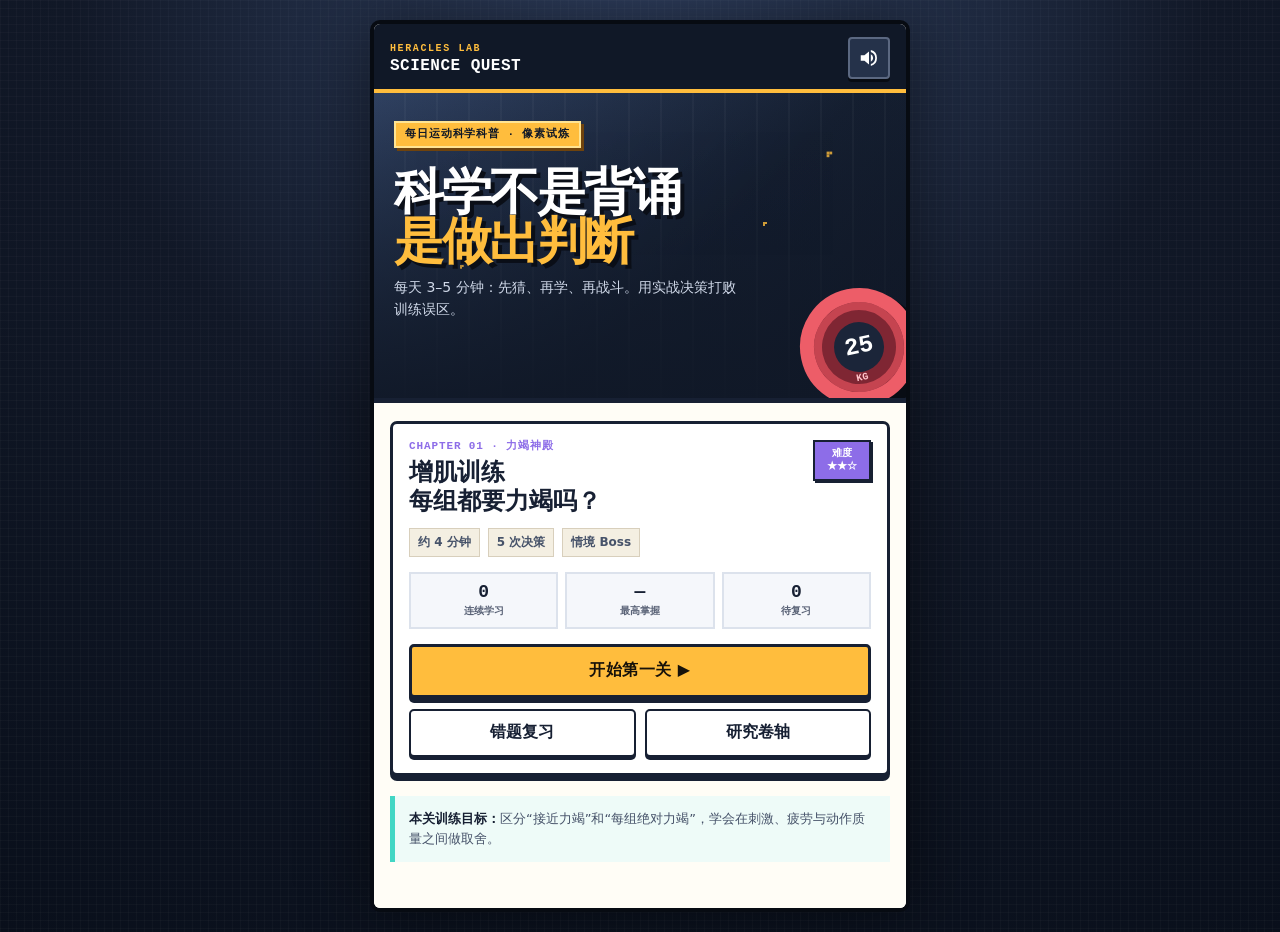
<file: index.html>
<!doctype html>
<html lang="zh-CN">
<head>
  <meta charset="utf-8">
  <meta name="viewport" content="width=device-width, initial-scale=1, viewport-fit=cover">
  <meta name="theme-color" content="#111827">
  <meta name="description" content="HERACLES LAB 每日运动科学像素学习游戏：增肌训练力竭指南。">
  <title>HERACLES LAB · SCIENCE QUEST</title>
  <style>
    :root {
      --ink: #172033;
      --muted: #657086;
      --paper: #fffdf6;
      --paper-2: #f4efe2;
      --night: #101827;
      --night-2: #1c2940;
      --gold: #ffbd3d;
      --gold-dark: #b56b10;
      --cyan: #42d6c4;
      --red: #ed5d68;
      --green: #58c77b;
      --purple: #8d6de8;
      --line: #26344f;
      --shadow: 0 5px 0 #172033;
      --safe-bottom: max(18px, env(safe-area-inset-bottom));
    }

    * { box-sizing: border-box; }

    html { min-height: 100%; background: var(--night); }

    body {
      min-height: 100vh;
      margin: 0;
      color: var(--ink);
      background:
        linear-gradient(rgba(255,255,255,.025) 1px, transparent 1px),
        linear-gradient(90deg, rgba(255,255,255,.025) 1px, transparent 1px),
        radial-gradient(circle at 50% -10%, #334466 0, #111827 48%, #090f1b 100%);
      background-size: 8px 8px, 8px 8px, auto;
      font-family: "PingFang SC", "Microsoft YaHei", system-ui, sans-serif;
      -webkit-font-smoothing: none;
      -webkit-tap-highlight-color: transparent;
      overscroll-behavior: none;
    }

    button, a { font: inherit; }
    button { touch-action: manipulation; }
    [hidden] { display: none !important; }

    .app {
      width: min(100%, 540px);
      min-height: 100vh;
      margin: 0 auto;
      background: var(--paper);
      box-shadow: 0 0 70px rgba(0,0,0,.48);
      overflow: hidden;
      position: relative;
    }

    .topbar {
      min-height: 64px;
      padding: max(13px, env(safe-area-inset-top)) 16px 10px;
      color: #fff;
      background: var(--night);
      border-bottom: 4px solid var(--gold);
      display: flex;
      align-items: center;
      justify-content: space-between;
      gap: 12px;
      position: relative;
      z-index: 10;
    }

    .brand { min-width: 0; }
    .brand-kicker {
      color: var(--gold);
      font: 800 10px/1.1 ui-monospace, "SFMono-Regular", monospace;
      letter-spacing: .16em;
      text-transform: uppercase;
    }
    .brand-title {
      margin-top: 4px;
      color: #fff;
      font: 900 16px/1 ui-monospace, "SFMono-Regular", monospace;
      letter-spacing: .03em;
      white-space: nowrap;
      overflow: hidden;
      text-overflow: ellipsis;
    }

    .icon-btn {
      width: 42px;
      height: 42px;
      padding: 0;
      border: 2px solid #5b6881;
      border-radius: 4px;
      color: #fff;
      background: #25324a;
      box-shadow: 0 3px 0 #070b12;
      display: grid;
      place-items: center;
      cursor: pointer;
    }
    .icon-btn:active { transform: translateY(2px); box-shadow: 0 1px 0 #070b12; }
    .icon-btn svg { width: 22px; height: 22px; fill: currentColor; }

    .screen { min-height: calc(100vh - 64px); }

    .hero-panel {
      position: relative;
      min-height: 310px;
      padding: 28px 20px 24px;
      color: #fff;
      background:
        linear-gradient(180deg, rgba(16,24,39,.05), rgba(16,24,39,.92)),
        repeating-linear-gradient(90deg, transparent 0 30px, rgba(255,255,255,.035) 30px 32px),
        linear-gradient(135deg, #314364, #151f31 58%, #101827);
      border-bottom: 5px solid var(--ink);
      overflow: hidden;
    }

    .pixel-stars { position: absolute; inset: 0; opacity: .8; pointer-events: none; }
    .pixel-stars i { position: absolute; width: 4px; height: 4px; background: var(--gold); box-shadow: 4px 0 var(--gold), 0 4px var(--gold); }
    .pixel-stars i:nth-child(1) { left: 8%; top: 13%; }
    .pixel-stars i:nth-child(2) { left: 85%; top: 19%; transform: scale(.7); }
    .pixel-stars i:nth-child(3) { left: 73%; top: 42%; transform: scale(.5); }
    .pixel-stars i:nth-child(4) { left: 16%; top: 56%; transform: scale(.45); }

    .chapter-tag {
      display: inline-flex;
      align-items: center;
      gap: 8px;
      padding: 6px 9px;
      color: var(--night);
      background: var(--gold);
      border: 2px solid #ffe493;
      box-shadow: 3px 3px 0 #6f430d;
      font: 900 11px/1 ui-monospace, monospace;
      letter-spacing: .08em;
      position: relative;
      z-index: 1;
    }

    .home-title {
      max-width: 420px;
      margin: 20px 0 10px;
      font-size: clamp(34px, 10vw, 50px);
      line-height: .98;
      letter-spacing: -.05em;
      text-shadow: 4px 4px 0 #0a0e17;
      position: relative;
      z-index: 1;
    }
    .home-title span { display: block; color: var(--gold); }
    .home-subtitle {
      max-width: 350px;
      margin: 0;
      color: #cfd8e8;
      font-size: 14px;
      line-height: 1.6;
      position: relative;
      z-index: 1;
    }

    .pixel-plate {
      position: absolute;
      width: 118px;
      height: 118px;
      right: -12px;
      bottom: -8px;
      border: 14px solid #ed5d68;
      border-radius: 50%;
      background: #7f2633;
      box-shadow: inset 0 0 0 8px #c54450, 7px 7px 0 #080c14;
      transform: rotate(-12deg);
    }
    .pixel-plate::before {
      content: "25";
      position: absolute;
      inset: 20px;
      border-radius: 50%;
      color: #fff;
      background: #1b2539;
      display: grid;
      place-items: center;
      font: 900 24px/1 ui-monospace, monospace;
    }
    .pixel-plate::after {
      content: "KG";
      position: absolute;
      left: 36px;
      bottom: 9px;
      color: #ffc4ca;
      font: 900 10px/1 ui-monospace, monospace;
    }

    .home-content {
      padding: 18px 16px calc(28px + var(--safe-bottom));
      background: var(--paper);
    }

    .daily-card {
      padding: 16px;
      background: #fff;
      border: 3px solid var(--ink);
      border-radius: 7px;
      box-shadow: var(--shadow);
    }
    .daily-head { display: flex; align-items: flex-start; justify-content: space-between; gap: 14px; }
    .eyebrow { margin: 0 0 5px; color: var(--purple); font: 900 11px/1.2 ui-monospace, monospace; letter-spacing: .08em; }
    .daily-card h2 { margin: 0; font-size: 24px; line-height: 1.18; }
    .level-badge {
      flex: 0 0 auto;
      min-width: 58px;
      padding: 6px 7px;
      color: #fff;
      background: var(--purple);
      border: 2px solid var(--ink);
      box-shadow: 2px 2px 0 var(--ink);
      text-align: center;
      font: 900 10px/1.25 ui-monospace, monospace;
    }

    .meta-row { display: flex; flex-wrap: wrap; gap: 8px; margin: 13px 0 15px; }
    .meta-chip { padding: 5px 8px; color: #465269; background: var(--paper-2); border: 1px solid #d8cfbc; font-size: 12px; font-weight: 700; }

    .progress-box { display: grid; grid-template-columns: repeat(3, 1fr); gap: 7px; margin-bottom: 15px; }
    .progress-stat { padding: 9px 6px; color: #596276; background: #f5f7fb; border: 2px solid #dce2ec; text-align: center; font-size: 10px; font-weight: 800; }
    .progress-stat strong { display: block; margin-bottom: 3px; color: var(--ink); font: 900 18px/1 ui-monospace, monospace; }

    .primary-btn, .secondary-btn, .choice-btn, .text-btn {
      border-radius: 5px;
      cursor: pointer;
      font-weight: 900;
    }
    .primary-btn {
      width: 100%;
      min-height: 54px;
      padding: 12px 18px;
      color: #17120a;
      background: var(--gold);
      border: 3px solid var(--ink);
      box-shadow: 0 5px 0 var(--ink);
      font-size: 16px;
      letter-spacing: .03em;
    }
    .primary-btn:active { transform: translateY(3px); box-shadow: 0 2px 0 var(--ink); }
    .primary-btn:focus-visible, .secondary-btn:focus-visible, .choice-btn:focus-visible, .icon-btn:focus-visible { outline: 4px solid var(--cyan); outline-offset: 2px; }

    .secondary-btn {
      min-height: 48px;
      padding: 10px 14px;
      color: var(--ink);
      background: #fff;
      border: 2px solid var(--ink);
      box-shadow: 0 3px 0 var(--ink);
    }
    .secondary-btn:active { transform: translateY(2px); box-shadow: 0 1px 0 var(--ink); }
    .card-actions { display: grid; grid-template-columns: 1fr 1fr; gap: 9px; margin-top: 11px; }

    .principle {
      margin-top: 20px;
      padding: 13px 14px;
      border-left: 5px solid var(--cyan);
      color: #465269;
      background: #eefbf8;
      font-size: 13px;
      line-height: 1.55;
    }
    .principle strong { color: var(--ink); }

    /* Game */
    .game-screen { background: var(--paper); padding-bottom: var(--safe-bottom); }
    .game-hud { padding: 10px 12px; color: #fff; background: var(--night-2); border-bottom: 3px solid #090d15; }
    .hud-top { display: flex; align-items: center; justify-content: space-between; gap: 10px; margin-bottom: 8px; }
    .stage-name { font: 900 12px/1 ui-monospace, monospace; letter-spacing: .06em; }
    .stage-counter { color: var(--gold); font: 900 12px/1 ui-monospace, monospace; }
    .health-row { display: grid; grid-template-columns: 72px 1fr auto; align-items: center; gap: 7px; margin-top: 6px; font-size: 10px; font-weight: 900; }
    .health-value { min-width: 30px; text-align: right; font: 800 10px/1 ui-monospace, monospace; }
    .bar { height: 11px; padding: 2px; border: 1px solid #70809c; background: #080c13; }
    .bar > i { display: block; width: 100%; height: 100%; background: var(--green); transition: width .35s steps(8); }
    .bar.enemy > i { background: var(--red); }

    .arena-wrap { position: relative; background: #121a29; border-bottom: 4px solid var(--ink); }
    #arena { display: block; width: 100%; aspect-ratio: 16/9; image-rendering: pixelated; }
    .arena-flash { position: absolute; inset: 0; background: rgba(255,255,255,.85); opacity: 0; pointer-events: none; }
    .arena-flash.go { animation: flash .2s steps(2); }
    @keyframes flash { 50% { opacity: .8; } }

    .metrics {
      display: grid;
      grid-template-columns: repeat(3, 1fr);
      gap: 5px;
      padding: 8px 10px;
      color: #d9e2f1;
      background: #1b263a;
      border-bottom: 3px solid var(--ink);
    }
    .metric { min-width: 0; font-size: 9px; font-weight: 900; }
    .metric-label { display: flex; justify-content: space-between; gap: 4px; margin-bottom: 4px; }
    .mini-bar { height: 6px; background: #080c13; }
    .mini-bar i { display: block; height: 100%; width: 50%; background: var(--cyan); transition: width .3s steps(6); }
    .metric:nth-child(2) .mini-bar i { background: var(--red); }
    .metric:nth-child(3) .mini-bar i { background: var(--gold); }

    .question-panel { padding: 15px 14px 22px; }
    .question-kicker { margin: 0 0 7px; color: var(--purple); font: 900 11px/1 ui-monospace, monospace; letter-spacing: .08em; }
    .question-text { min-height: 52px; margin: 0 0 13px; color: var(--ink); font-size: 18px; line-height: 1.45; }
    .choices { display: grid; gap: 9px; }
    .choice-btn {
      width: 100%;
      min-height: 54px;
      padding: 11px 12px;
      color: var(--ink);
      background: #fff;
      border: 2px solid var(--ink);
      box-shadow: 0 3px 0 #aeb6c5;
      display: grid;
      grid-template-columns: 30px 1fr;
      align-items: center;
      gap: 10px;
      text-align: left;
      line-height: 1.35;
    }
    .choice-key { width: 28px; height: 28px; color: #fff; background: var(--night-2); border: 2px solid var(--ink); display: grid; place-items: center; font: 900 12px/1 ui-monospace, monospace; }
    .choice-btn:hover { background: #fff9e7; }
    .choice-btn:disabled { cursor: default; }
    .choice-btn.wrong { color: #7c2931; background: #fff0f1; border-color: var(--red); box-shadow: 0 3px 0 #b23640; opacity: .76; }
    .choice-btn.correct { color: #155c31; background: #ecfff2; border-color: var(--green); box-shadow: 0 3px 0 #27864a; }

    .feedback {
      margin-top: 12px;
      padding: 12px;
      border: 2px solid var(--ink);
      background: #fff;
      box-shadow: 3px 3px 0 var(--ink);
      font-size: 13px;
      line-height: 1.55;
    }
    .feedback.good { border-left: 7px solid var(--green); }
    .feedback.bad { border-left: 7px solid var(--red); }
    .feedback strong { display: block; margin-bottom: 3px; font-size: 14px; }
    .next-btn { margin-top: 11px; }

    /* Story and learning */
    .story-screen, .learn-screen, .result-screen { padding-bottom: var(--safe-bottom); background: var(--paper); }
    .story-art {
      height: 238px;
      color: #fff;
      background: linear-gradient(#273957 0 62%, #1a2436 62% 100%);
      border-bottom: 5px solid var(--ink);
      position: relative;
      overflow: hidden;
    }
    .temple-columns::before, .temple-columns::after { content: ""; position: absolute; bottom: 35px; width: 36px; height: 150px; background: repeating-linear-gradient(90deg,#b8a87d 0 7px,#8a7d5d 7px 11px); border: 5px solid #584e3b; box-shadow: 0 -14px 0 #d0bf8e, 0 -20px 0 #584e3b; }
    .temple-columns::before { left: 22px; }
    .temple-columns::after { right: 22px; }
    .barbell-pixel { position: absolute; left: 50%; top: 72px; width: 154px; height: 8px; background: #d7dde8; box-shadow: 0 4px #66728a; transform: translateX(-50%); }
    .barbell-pixel::before, .barbell-pixel::after { content:""; position:absolute; top:-21px; width:22px; height:50px; background:var(--red); border:5px solid #7e2430; box-shadow: inset 4px 0 #ff7d86; }
    .barbell-pixel::before { left: 8px; }
    .barbell-pixel::after { right: 8px; }
    .story-hero { position: absolute; left: 50%; bottom: 22px; width: 54px; height: 82px; transform: translateX(-50%); }
    .story-hero::before { content:""; position:absolute; left:14px; top:0; width:27px; height:27px; background:#d49b68; border:4px solid #38271d; box-shadow: inset 0 -5px #a96c46; }
    .story-hero::after { content:""; position:absolute; left:7px; bottom:0; width:40px; height:51px; background:#3b89ba; border:5px solid #172033; box-shadow: -10px 10px 0 -3px #d49b68, 10px 10px 0 -3px #d49b68; }
    .story-body { padding: 21px 18px 28px; }
    .story-body h1 { margin: 0 0 8px; font-size: 28px; line-height: 1.1; }
    .story-body p { color: #4e5a70; line-height: 1.7; }
    .speech { margin: 15px 0; padding: 13px 14px; background: #fff; border: 3px solid var(--ink); box-shadow: var(--shadow); font-weight: 800; line-height: 1.6; }
    .speech::before { content: "任务"; display: inline-block; margin: -2px 8px 0 0; padding: 3px 6px; color: #fff; background: var(--purple); font: 900 10px/1 ui-monospace, monospace; vertical-align: 2px; }

    .learn-head { padding: 22px 18px 15px; color: #fff; background: var(--night-2); border-bottom: 4px solid var(--gold); }
    .learn-head h1 { margin: 5px 0 5px; font-size: 26px; }
    .learn-head p { margin: 0; color: #c8d2e3; font-size: 13px; }
    .cards { padding: 18px 16px; }
    .knowledge-card { min-height: 270px; padding: 19px; border: 3px solid var(--ink); border-radius: 7px; background: #fff; box-shadow: var(--shadow); }
    .card-num { display: inline-grid; place-items: center; width: 34px; height: 34px; color: #fff; background: var(--purple); border: 2px solid var(--ink); box-shadow: 2px 2px 0 var(--ink); font: 900 14px/1 ui-monospace, monospace; }
    .knowledge-card h2 { margin: 15px 0 10px; font-size: 26px; }
    .knowledge-card p { color: #4e5a70; font-size: 15px; line-height: 1.75; }
    .formula { margin: 15px 0; padding: 12px; color: #fff; background: var(--night-2); border-left: 6px solid var(--gold); font: 900 15px/1.5 ui-monospace, "PingFang SC", monospace; }
    .card-nav { display: flex; align-items: center; justify-content: space-between; gap: 12px; margin-top: 16px; }
    .dots { display: flex; gap: 6px; }
    .dots i { width: 9px; height: 9px; background: #c6ccda; border: 1px solid var(--ink); }
    .dots i.active { background: var(--gold); }

    /* Results */
    .result-hero { padding: 25px 18px 22px; color: #fff; background: linear-gradient(145deg,#273a5b,#111827); border-bottom: 5px solid var(--gold); text-align: center; }
    .trophy { width: 84px; height: 68px; margin: 2px auto 18px; position: relative; background: var(--gold); border: 5px solid #6e430c; box-shadow: inset 7px 0 #ffe18b, 5px 5px 0 #070b12; }
    .trophy::before, .trophy::after { content:""; position:absolute; top:5px; width:24px; height:34px; border:6px solid var(--gold); }
    .trophy::before { left:-27px; border-right:0; }
    .trophy::after { right:-27px; border-left:0; }
    .trophy-base { position:absolute; left:26px; bottom:-25px; width:31px; height:25px; background:#b46c11; border:5px solid #6e430c; }
    .result-hero h1 { margin: 0 0 5px; font-size: 30px; }
    .rank { color: var(--gold); font: 900 18px/1.2 ui-monospace, monospace; }
    .result-body { padding: 17px 15px 28px; }
    .score-grid { display: grid; grid-template-columns: 1.2fr 1fr 1fr; gap: 7px; }
    .score-card { padding: 12px 6px; background: #fff; border: 2px solid var(--ink); text-align: center; box-shadow: 0 3px 0 #aeb6c5; }
    .score-card strong { display: block; margin-bottom: 4px; font: 900 22px/1 ui-monospace, monospace; }
    .score-card span { color: var(--muted); font-size: 10px; font-weight: 800; }
    .takeaways { margin: 18px 0; }
    .takeaways h2 { font-size: 18px; }
    .takeaway { display: grid; grid-template-columns: 30px 1fr; gap: 9px; align-items: start; margin: 9px 0; padding: 10px; background: #f5f7fb; border-left: 4px solid var(--cyan); font-size: 13px; line-height: 1.5; }
    .takeaway b { width: 25px; height: 25px; color: #fff; background: var(--night-2); display: grid; place-items: center; font: 900 10px/1 ui-monospace, monospace; }
    .review-line { padding: 12px; background: #fff6da; border: 2px dashed #b37719; font-size: 12px; line-height: 1.55; }
    .result-actions { display: grid; gap: 10px; margin-top: 14px; }

    dialog { width: min(calc(100% - 28px), 500px); max-height: 86vh; padding: 0; border: 3px solid var(--ink); border-radius: 7px; color: var(--ink); background: var(--paper); box-shadow: 8px 8px 0 rgba(0,0,0,.5); }
    dialog::backdrop { background: rgba(5,9,16,.78); }
    .modal-head { position: sticky; top: 0; z-index: 2; display: flex; align-items: center; justify-content: space-between; gap: 12px; padding: 13px 14px; color: #fff; background: var(--night); border-bottom: 4px solid var(--gold); }
    .modal-head h2 { margin: 0; font-size: 18px; }
    .modal-body { padding: 17px 15px 24px; }
    .source-item { margin-bottom: 16px; padding-bottom: 15px; border-bottom: 1px solid #d5d9e2; }
    .source-item strong { display: block; margin-bottom: 6px; line-height: 1.4; }
    .source-item p { margin: 4px 0; color: #566177; font-size: 12px; line-height: 1.55; }
    .source-item a { color: #385db7; overflow-wrap: anywhere; font-size: 12px; }
    .disclaimer { padding: 10px; color: #6b5428; background: #fff6da; border: 1px solid #dfc27a; font-size: 11px; line-height: 1.5; }

    .toast { position: fixed; left: 50%; bottom: calc(18px + var(--safe-bottom)); z-index: 100; width: min(calc(100% - 30px), 430px); padding: 11px 14px; color: #fff; background: #111827; border: 2px solid var(--gold); box-shadow: 4px 4px 0 rgba(0,0,0,.45); transform: translate(-50%, 120px); opacity: 0; transition: .25s; text-align: center; font-size: 13px; font-weight: 800; pointer-events: none; }
    .toast.show { transform: translate(-50%, 0); opacity: 1; }
    .sr-only { position: absolute; width: 1px; height: 1px; padding: 0; margin: -1px; overflow: hidden; clip: rect(0,0,0,0); white-space: nowrap; border: 0; }

    @media (min-width: 541px) {
      body { padding: 20px 0; }
      .app { min-height: calc(100vh - 40px); border: 4px solid #070b12; border-radius: 10px; }
      .screen { min-height: calc(100vh - 108px); }
    }
    @media (prefers-reduced-motion: reduce) {
      *, *::before, *::after { animation-duration: .001ms !important; animation-iteration-count: 1 !important; scroll-behavior: auto !important; transition-duration: .001ms !important; }
    }
  </style>
</head>
<body>
  <main class="app">
    <header class="topbar">
      <div class="brand">
        <div class="brand-kicker">HERACLES LAB</div>
        <div class="brand-title">SCIENCE QUEST</div>
      </div>
      <button class="icon-btn" id="soundBtn" type="button" aria-label="关闭音效" title="音效">
        <svg id="soundOnIcon" viewBox="0 0 24 24" aria-hidden="true"><path d="M3 9v6h4l5 4V5L7 9H3zm13.5 3a4.5 4.5 0 0 0-2.5-4.03v8.05A4.5 4.5 0 0 0 16.5 12zm-2.5-8.7v2.06a7 7 0 0 1 0 13.28v2.06A9 9 0 0 0 14 3.3z"/></svg>
        <svg id="soundOffIcon" viewBox="0 0 24 24" aria-hidden="true" hidden><path d="m16.5 12 3.5 3.5-1.5 1.5-3.5-3.5-3.5 3.5-1.5-1.5 3.5-3.5-3.5-3.5L11.5 7l3.5 3.5L18.5 7 20 8.5 16.5 12zM3 9v6h4l4 3.2V5.8L7 9H3z"/></svg>
      </button>
    </header>

    <section class="screen" id="homeScreen">
      <div class="hero-panel">
        <div class="pixel-stars"><i></i><i></i><i></i><i></i></div>
        <div class="chapter-tag">每日运动科学科普 · 像素试炼</div>
        <h1 class="home-title">科学不是背诵<span>是做出判断</span></h1>
        <p class="home-subtitle">每天 3–5 分钟：先猜、再学、再战斗。用实战决策打败训练误区。</p>
        <div class="pixel-plate" aria-hidden="true"></div>
      </div>

      <div class="home-content">
        <article class="daily-card">
          <div class="daily-head">
            <div>
              <p class="eyebrow">CHAPTER 01 · 力竭神殿</p>
              <h2>增肌训练<br>每组都要力竭吗？</h2>
            </div>
            <div class="level-badge">难度<br>★★☆</div>
          </div>
          <div class="meta-row">
            <span class="meta-chip">约 4 分钟</span>
            <span class="meta-chip">5 次决策</span>
            <span class="meta-chip">情境 Boss</span>
          </div>
          <div class="progress-box">
            <div class="progress-stat"><strong id="streakValue">0</strong>连续学习</div>
            <div class="progress-stat"><strong id="bestValue">—</strong>最高掌握</div>
            <div class="progress-stat"><strong id="reviewValue">0</strong>待复习</div>
          </div>
          <button class="primary-btn" id="startBtn" type="button">开始第一关 ▶</button>
          <div class="card-actions">
            <button class="secondary-btn" id="reviewBtn" type="button">错题复习</button>
            <button class="secondary-btn" data-open-sources type="button">研究卷轴</button>
          </div>
        </article>
        <div class="principle"><strong>本关训练目标：</strong>区分“接近力竭”和“每组绝对力竭”，学会在刺激、疲劳与动作质量之间做取舍。</div>
      </div>
    </section>

    <section class="screen story-screen" id="storyScreen" hidden>
      <div class="story-art" aria-hidden="true">
        <div class="temple-columns"></div>
        <div class="barbell-pixel"></div>
        <div class="story-hero"></div>
      </div>
      <div class="story-body">
        <p class="eyebrow">序章 · 铁之神殿</p>
        <h1>疲劳兽苏醒了</h1>
        <p>一名训练者相信：“不把每一组都练到彻底失败，肌肉就不会生长。”他已经开始动作变形，却仍准备继续。</p>
        <div class="speech">进入神殿，管理好刺激、疲劳和动作质量。你的每个判断都会改变战局。</div>
        <button class="primary-btn" id="pretestBtn" type="button">接受任务</button>
      </div>
    </section>

    <section class="screen game-screen" id="gameScreen" hidden>
      <div class="game-hud">
        <div class="hud-top">
          <span class="stage-name" id="stageName">战斗 1 · RIR 密码</span>
          <span class="stage-counter" id="stageCounter">1 / 5</span>
        </div>
        <div class="health-row"><span>专注值</span><div class="bar"><i id="playerHpBar"></i></div><span class="health-value" id="playerHpText">100</span></div>
        <div class="health-row"><span>疲劳兽</span><div class="bar enemy"><i id="enemyHpBar"></i></div><span class="health-value" id="enemyHpText">100</span></div>
      </div>
      <div class="arena-wrap">
        <canvas id="arena" width="640" height="360" role="img" aria-label="像素英雄与疲劳兽的战斗场景"></canvas>
        <div class="arena-flash" id="arenaFlash"></div>
      </div>
      <div class="metrics" aria-label="训练决策状态">
        <div class="metric"><div class="metric-label"><span>刺激</span><span id="stimulusValue">25</span></div><div class="mini-bar"><i id="stimulusBar"></i></div></div>
        <div class="metric"><div class="metric-label"><span>疲劳</span><span id="fatigueValue">15</span></div><div class="mini-bar"><i id="fatigueBar"></i></div></div>
        <div class="metric"><div class="metric-label"><span>动作</span><span id="techniqueValue">80</span></div><div class="mini-bar"><i id="techniqueBar"></i></div></div>
      </div>
      <div class="question-panel">
        <p class="question-kicker" id="questionKicker">知识战斗</p>
        <h2 class="question-text" id="questionText"></h2>
        <div class="choices" id="choices"></div>
        <div class="feedback" id="feedback" role="status" aria-live="polite" hidden></div>
        <button class="primary-btn next-btn" id="nextBtn" type="button" hidden>下一回合 ▶</button>
      </div>
    </section>

    <section class="screen learn-screen" id="learnScreen" hidden>
      <div class="learn-head">
        <p class="eyebrow" style="color:var(--gold)">战前补给 · 60 秒</p>
        <h1>三张知识卡</h1>
        <p>读完会重新遇到刚才的问题。</p>
      </div>
      <div class="cards">
        <article class="knowledge-card" id="knowledgeCard"></article>
        <div class="card-nav">
          <div class="dots" id="cardDots" aria-label="知识卡进度"></div>
          <button class="secondary-btn" id="cardNextBtn" type="button">下一张</button>
        </div>
      </div>
    </section>

    <section class="screen result-screen" id="resultScreen" hidden>
      <div class="result-hero">
        <div class="trophy" aria-hidden="true"><i class="trophy-base"></i></div>
        <h1>力竭神殿 · 通关</h1>
        <div class="rank" id="rankText">A · 判断可靠</div>
      </div>
      <div class="result-body">
        <div class="score-grid">
          <div class="score-card"><strong id="masteryScore">86%</strong><span>掌握度</span></div>
          <div class="score-card"><strong id="firstTryScore">4/5</strong><span>首次答对</span></div>
          <div class="score-card"><strong id="focusScore">80</strong><span>剩余专注</span></div>
        </div>
        <div class="takeaways">
          <h2>带走三句话</h2>
          <div class="takeaway"><b>01</b><span>增肌通常需要足够接近力竭，但没有证据要求每组都做到绝对力竭。</span></div>
          <div class="takeaway"><b>02</b><span>多数正式组保留约 1–3 RIR 是常用起点；它不是对所有人、所有动作的硬规定。</span></div>
          <div class="takeaway"><b>03</b><span>力竭可选择性用于更稳定、风险较低的动作，并结合恢复、训练量和动作质量调整。</span></div>
        </div>
        <div class="review-line" id="reviewLine">记忆复训已安排：第 1、3、7 天重新判断关键情境。</div>
        <div class="result-actions">
          <button class="primary-btn" id="shareBtn" type="button">分享通关成绩</button>
          <button class="secondary-btn" id="replayBtn" type="button">再挑战一次</button>
          <button class="secondary-btn" data-open-sources type="button">打开研究卷轴</button>
          <button class="secondary-btn" id="homeBtn" type="button">返回关卡地图</button>
        </div>
      </div>
    </section>
  </main>

  <dialog id="sourcesDialog">
    <div class="modal-head">
      <h2>研究卷轴 · References</h2>
      <button class="icon-btn" id="closeSourcesBtn" type="button" aria-label="关闭研究卷轴">×</button>
    </div>
    <div class="modal-body">
      <div class="source-item">
        <strong>Influence of Resistance Training Proximity-to-Failure on Skeletal Muscle Hypertrophy: A Systematic Review with Meta-analysis</strong>
        <p>Refalo MC, Helms ER, Hamilton DL, Fyfe JJ. 2023, Sports Medicine.</p>
        <a href="https://pubmed.ncbi.nlm.nih.gov/36334240/" target="_blank" rel="noopener">https://pubmed.ncbi.nlm.nih.gov/36334240/</a>
      </div>
      <div class="source-item">
        <strong>Effects of Resistance Training Performed to Repetition Failure or Non-Failure on Muscular Strength and Hypertrophy</strong>
        <p>Grgic J, Schoenfeld BJ, Orazem J, Sabol F. 2022, Journal of Sport and Health Science.</p>
        <a href="https://pubmed.ncbi.nlm.nih.gov/33497853/" target="_blank" rel="noopener">https://pubmed.ncbi.nlm.nih.gov/33497853/</a>
      </div>
      <div class="source-item">
        <strong>Exploring the Dose–Response Relationship Between Estimated Resistance Training Proximity to Failure, Strength Gain, and Muscle Hypertrophy</strong>
        <p>Robinson ZP et al. 2024, Sports Medicine.</p>
        <a href="https://pubmed.ncbi.nlm.nih.gov/38970765/" target="_blank" rel="noopener">https://pubmed.ncbi.nlm.nih.gov/38970765/</a>
      </div>
      <div class="source-item">
        <strong>Similar Muscle Hypertrophy Following Eight Weeks of Resistance Training to Momentary Muscular Failure or with Repetitions-in-Reserve</strong>
        <p>Refalo MC et al. 2024, Journal of Sports Sciences.</p>
        <a href="https://pubmed.ncbi.nlm.nih.gov/38393985/" target="_blank" rel="noopener">https://pubmed.ncbi.nlm.nih.gov/38393985/</a>
      </div>
      <div class="disclaimer">本游戏用于一般运动科学教育。研究结论受人群、动作、训练量与研究设计影响；关卡中的 1–3 RIR 是常用实践起点，不是个体处方，也不替代医疗建议。</div>
    </div>
  </dialog>

  <div class="toast" id="toast" role="status" aria-live="polite"></div>
  <div class="sr-only" id="liveRegion" aria-live="assertive"></div>

  <script>
    (() => {
      "use strict";

      const STORAGE_KEY = "heracles-science-quest-v1";
      const DAY = 86400000;
      const screens = ["homeScreen", "storyScreen", "gameScreen", "learnScreen", "resultScreen"];
      const el = (id) => document.getElementById(id);

      const knowledgeCards = [
        {
          title: "先分清两个终点",
          body: "RIR（Repetitions in Reserve）是你估计还能用目标动作标准完成几次。力竭则是无法再完成一次符合要求的重复。动作已经明显变形，不等于值得继续硬做。",
          formula: "2 RIR ＝ 估计还能标准完成 2 次"
        },
        {
          title: "接近，不等于每组撞墙",
          body: "整体证据提示：离力竭太远可能减少增肌刺激；但把每组都推到绝对力竭，并未稳定显示出额外增肌优势，反而通常带来更多急性疲劳。",
          formula: "有效刺激 ↑　≠　每组疲劳拉满"
        },
        {
          title: "把力竭当工具",
          body: "多数正式组保留约 1–3 RIR，可作为增肌训练的实用起点。力竭更适合选择性使用，例如稳定器械或孤立动作的末组；还要看恢复、训练量和动作质量。",
          formula: "大动作管疲劳 · 稳定动作可选择冲刺"
        }
      ];

      const pretest = {
        stage: "入门判断 · 封印答案",
        kicker: "先猜，不计分",
        text: "训练者说：‘只要目标是增肌，每个动作的每一组都必须做到绝对力竭。’你现在怎么判断？",
        options: [
          "完全正确，不力竭就没有增肌刺激",
          "不准确：需要足够接近力竭，但通常不必每组绝对力竭",
          "完全错误：增肌训练应该始终远离力竭"
        ],
        correct: 1,
        explain: "你的第一判断已经封存。接下来用三张知识卡装备自己，正式战斗后会再次验证。",
        effects: [{s:8,f:22,t:-10},{s:12,f:5,t:4},{s:3,f:-2,t:4}]
      };

      const questions = [
        {
          stage: "战斗 1 · RIR 密码",
          kicker: "概念识别",
          text: "一组结束时记录为 2 RIR，准确含义是什么？",
          options: ["这组只做了 2 次", "估计还能标准完成约 2 次", "已经失败了 2 次"],
          correct: 1,
          success: "正确。RIR 描述的是距离力竭还有多少次标准重复，不是已经完成的次数。",
          wrong: ["RIR 不是本组完成次数。它关注的是‘还剩几次’。", "", "RIR 不是失败次数，而是估计仍可完成的次数。"],
          effects: [{s:3,f:2,t:0},{s:14,f:3,t:5},{s:5,f:12,t:-5}],
          damage: 16
        },
        {
          stage: "战斗 2 · 动作警报",
          kicker: "情境判断",
          text: "杠铃深蹲末段速度明显下降，躯干开始失位，训练者估计约剩 1–2 次。以增肌和疲劳管理为目标，怎么做更合理？",
          options: ["本组结束，记录约 1–2 RIR", "继续到杠铃完全起不来", "立刻把重量再加 20%"],
          correct: 0,
          success: "判断可靠。技术开始漂移时结束本组，仍然可能获得充分刺激，同时避免无谓放大风险与疲劳。",
          wrong: ["", "绝对力竭不是每组的必需条件，复合动作更应考虑动作质量与疲劳成本。", "动作已经失位时加重，会让目标从训练判断变成冒险。"],
          effects: [{s:16,f:5,t:7},{s:9,f:22,t:-14},{s:2,f:25,t:-18}],
          damage: 16
        },
        {
          stage: "战斗 3 · 证据之门",
          kicker: "研究解读",
          text: "下面哪句话最符合目前关于增肌与力竭的整体证据？",
          options: ["每组绝对力竭一定带来最大增肌", "离力竭越远，增肌一定越好", "足够接近力竭很重要，但每组绝对力竭并非必要"],
          correct: 2,
          success: "命中要害。靠近力竭与刺激相关，但‘更累’不能直接等同于‘一定长得更多’。",
          wrong: ["研究并不支持把‘每组绝对力竭’当成所有增肌训练的必要条件。", "离力竭太远可能让有效刺激不足。", ""],
          effects: [{s:11,f:24,t:-7},{s:4,f:-1,t:3},{s:17,f:5,t:5}],
          damage: 16
        },
        {
          stage: "战斗 4 · 工具选择",
          kicker: "训练编排",
          text: "如果要选择性安排一组做到力竭，哪个场景通常更容易管理？",
          options: ["自由重量深蹲的每一组", "稳定器械或孤立动作的末组", "所有动作热身组"],
          correct: 1,
          success: "合理。稳定动作的末组通常更容易控制技术与失败后的处置，但仍需看个体恢复和总量。",
          wrong: ["高疲劳复合动作每组力竭，往往有更高的恢复和动作质量成本。", "", "热身的任务是准备，不是制造最大疲劳。"],
          effects: [{s:10,f:26,t:-9},{s:15,f:8,t:5},{s:3,f:14,t:-4}],
          damage: 16
        },
        {
          stage: "BOSS · 教练的处方",
          kicker: "最终情境",
          text: "训练者今天练腿，明天还有高强度骑行。以下哪套安排最兼顾增肌刺激与恢复？",
          options: [
            "深蹲、腿举、腿屈伸全部每组绝对力竭",
            "所有动作都保留 7–8 RIR，尽量不累",
            "深蹲约 2 RIR；稳定器械按状态接近力竭，必要时末组 0–1 RIR"
          ],
          correct: 2,
          success: "BOSS 击破。你没有机械套用数字，而是在刺激、动作特点和次日恢复需求之间做了可辩护的取舍。",
          wrong: ["这会把局部与系统疲劳同时推高，可能影响次日表现，而且并非增肌所必需。", "这样可能离力竭过远，训练刺激不足。", ""],
          effects: [{s:14,f:30,t:-10},{s:4,f:-2,t:5},{s:22,f:7,t:8}],
          damage: 36
        }
      ];

      const defaultSave = () => ({
        sound: true,
        best: 0,
        completedAt: null,
        completionDays: [],
        reviews: [],
        wrongIds: []
      });

      function loadSave() {
        try {
          const saved = JSON.parse(localStorage.getItem(STORAGE_KEY));
          return Object.assign(defaultSave(), saved || {});
        } catch (_) { return defaultSave(); }
      }

      let save = loadSave();
      let sound = save.sound !== false;
      let mode = "normal";
      let cardIndex = 0;
      let questionIndex = -1;
      let attempts = 0;
      let firstTry = 0;
      let totalAttempts = 0;
      let enemyHp = 100;
      let playerHp = 100;
      let stimulus = 25;
      let fatigue = 15;
      let technique = 80;
      let locked = false;
      let audioCtx = null;
      let toastTimer = null;

      function writeSave() {
        save.sound = sound;
        try { localStorage.setItem(STORAGE_KEY, JSON.stringify(save)); } catch (_) {}
      }

      function localDay(ts = Date.now()) {
        const d = new Date(ts);
        return `${d.getFullYear()}-${String(d.getMonth()+1).padStart(2,"0")}-${String(d.getDate()).padStart(2,"0")}`;
      }

      function dueReviews() {
        const now = Date.now();
        return save.reviews.filter(r => !r.done && r.due <= now);
      }

      function streak() {
        const days = [...new Set(save.completionDays || [])].sort().reverse();
        if (!days.length) return 0;
        let count = 0;
        const cursor = new Date();
        cursor.setHours(0,0,0,0);
        const today = localDay(cursor.getTime());
        const yesterday = localDay(cursor.getTime() - DAY);
        if (days[0] !== today && days[0] !== yesterday) return 0;
        if (days[0] === yesterday) cursor.setTime(cursor.getTime() - DAY);
        for (const day of days) {
          if (day === localDay(cursor.getTime())) {
            count++;
            cursor.setTime(cursor.getTime() - DAY);
          } else if (day < localDay(cursor.getTime())) break;
        }
        return count;
      }

      function showScreen(id) {
        screens.forEach(s => el(s).hidden = s !== id);
        window.scrollTo({top: 0, behavior: "smooth"});
      }

      function refreshHome() {
        el("streakValue").textContent = streak();
        el("bestValue").textContent = save.best ? `${save.best}%` : "—";
        const due = dueReviews().length;
        el("reviewValue").textContent = due;
        el("reviewBtn").textContent = due ? `开始复习（${due}）` : "错题复习";
        el("startBtn").textContent = save.completedAt ? "再次挑战 ▶" : "开始第一关 ▶";
        updateSoundUI();
      }

      function updateSoundUI() {
        el("soundOnIcon").hidden = !sound;
        el("soundOffIcon").hidden = sound;
        el("soundBtn").setAttribute("aria-label", sound ? "关闭音效" : "开启音效");
      }

      function ensureAudio() {
        if (!audioCtx) {
          const AC = window.AudioContext || window.webkitAudioContext;
          if (AC) audioCtx = new AC();
        }
        if (audioCtx?.state === "suspended") audioCtx.resume();
      }

      function tone(freq, duration = .08, type = "square", gain = .045, delay = 0) {
        if (!sound) return;
        ensureAudio();
        if (!audioCtx) return;
        const osc = audioCtx.createOscillator();
        const vol = audioCtx.createGain();
        const start = audioCtx.currentTime + delay;
        osc.type = type;
        osc.frequency.setValueAtTime(freq, start);
        vol.gain.setValueAtTime(gain, start);
        vol.gain.exponentialRampToValueAtTime(.001, start + duration);
        osc.connect(vol).connect(audioCtx.destination);
        osc.start(start);
        osc.stop(start + duration);
      }

      function sfx(name) {
        if (name === "click") tone(220, .05, "square", .025);
        if (name === "good") { tone(330,.08); tone(494,.1,"square",.045,.07); tone(659,.13,"square",.04,.15); }
        if (name === "bad") { tone(150,.12,"sawtooth",.04); tone(105,.16,"sawtooth",.035,.09); }
        if (name === "victory") [262,330,392,523].forEach((f,i)=>tone(f,.18,"square",.04,i*.1));
      }

      function buzz(pattern) { if (navigator.vibrate) navigator.vibrate(pattern); }

      function toast(msg) {
        clearTimeout(toastTimer);
        el("toast").textContent = msg;
        el("toast").classList.add("show");
        toastTimer = setTimeout(() => el("toast").classList.remove("show"), 2200);
      }

      function start(modeName = "normal") {
        mode = modeName;
        questionIndex = -1;
        cardIndex = 0;
        attempts = 0;
        firstTry = 0;
        totalAttempts = 0;
        enemyHp = 100;
        playerHp = 100;
        stimulus = 25;
        fatigue = 15;
        technique = 80;
        locked = false;
        sfx("click");
        if (mode === "review") {
          beginQuestions();
        } else {
          showScreen("storyScreen");
        }
      }

      function startPretest() {
        questionIndex = -1;
        showScreen("gameScreen");
        renderQuestion(pretest, true);
      }

      function renderQuestion(q, isPretest = false) {
        locked = false;
        attempts = 0;
        el("stageName").textContent = q.stage;
        el("stageCounter").textContent = isPretest ? "预判" : `${questionIndex + 1} / ${questions.length}`;
        el("questionKicker").textContent = q.kicker;
        el("questionText").textContent = q.text;
        el("feedback").hidden = true;
        el("nextBtn").hidden = true;
        const choices = el("choices");
        choices.innerHTML = "";
        q.options.forEach((option, index) => {
          const btn = document.createElement("button");
          btn.type = "button";
          btn.className = "choice-btn";
          btn.dataset.index = index;
          btn.innerHTML = `<span class="choice-key">${index+1}</span><span>${option}</span>`;
          btn.addEventListener("click", () => choose(index, btn, q, isPretest));
          choices.appendChild(btn);
        });
        updateHud();
        announce(q.text);
      }

      function choose(index, btn, q, isPretest) {
        if (locked || btn.disabled) return;
        sfx("click");
        attempts++;
        if (!isPretest) totalAttempts++;
        const correct = index === q.correct;
        applyEffects(q.effects[index]);

        if (isPretest) {
          locked = true;
          [...el("choices").children].forEach(b => b.disabled = true);
          btn.classList.add(index === q.correct ? "correct" : "wrong");
          showFeedback("判断已封存", q.explain, "good");
          el("nextBtn").textContent = "领取知识卡 ▶";
          el("nextBtn").hidden = false;
          el("nextBtn").onclick = showLearning;
          return;
        }

        if (correct) {
          locked = true;
          if (attempts === 1) firstTry++;
          btn.classList.add("correct");
          [...el("choices").children].forEach(b => b.disabled = true);
          enemyHp = Math.max(0, enemyHp - q.damage);
          showFeedback("有效攻击！", q.success, "good");
          sfx(questionIndex === questions.length - 1 ? "victory" : "good");
          buzz(35);
          triggerAttack(questionIndex === questions.length - 1);
          el("nextBtn").textContent = questionIndex === questions.length - 1 ? "查看通关报告 ▶" : "下一回合 ▶";
          el("nextBtn").hidden = false;
          el("nextBtn").onclick = nextQuestion;
        } else {
          btn.classList.add("wrong");
          btn.disabled = true;
          playerHp = Math.max(20, playerHp - (attempts === 1 ? 14 : 7));
          sfx("bad");
          buzz([30,45,30]);
          triggerHit();
          const explanation = q.wrong[index] || "再看一次题干，找出更能兼顾刺激与疲劳的选择。";
          if (attempts >= 2) {
            const correctBtn = el("choices").children[q.correct];
            correctBtn.classList.add("correct");
            showFeedback("纠错提示", `${explanation} 正确方向已经标出，请点击它完成本回合。`, "bad");
          } else {
            showFeedback("疲劳兽反击", `${explanation} 换一个判断。`, "bad");
          }
        }
        updateHud();
      }

      function applyEffects(e) {
        stimulus = clamp(stimulus + e.s);
        fatigue = clamp(fatigue + e.f);
        technique = clamp(technique + e.t);
        updateHud();
      }

      function clamp(v) { return Math.max(0, Math.min(100, v)); }

      function showFeedback(title, text, kind) {
        const box = el("feedback");
        box.className = `feedback ${kind}`;
        box.innerHTML = `<strong>${title}</strong>${text}`;
        box.hidden = false;
      }

      function showLearning() {
        sfx("click");
        showScreen("learnScreen");
        cardIndex = 0;
        renderCard();
      }

      function renderCard() {
        const c = knowledgeCards[cardIndex];
        el("knowledgeCard").innerHTML = `<span class="card-num">0${cardIndex+1}</span><h2>${c.title}</h2><p>${c.body}</p><div class="formula">${c.formula}</div>`;
        el("cardDots").innerHTML = knowledgeCards.map((_,i)=>`<i class="${i===cardIndex?"active":""}" aria-hidden="true"></i>`).join("");
        el("cardNextBtn").textContent = cardIndex === knowledgeCards.length - 1 ? "进入战斗" : "下一张";
      }

      function nextCard() {
        sfx("click");
        if (cardIndex < knowledgeCards.length - 1) {
          cardIndex++;
          renderCard();
        } else beginQuestions();
      }

      function beginQuestions() {
        questionIndex = 0;
        showScreen("gameScreen");
        renderQuestion(questions[questionIndex]);
      }

      function nextQuestion() {
        sfx("click");
        if (questionIndex >= questions.length - 1) {
          finish();
          return;
        }
        questionIndex++;
        renderQuestion(questions[questionIndex]);
      }

      function finish() {
        enemyHp = 0;
        updateHud();
        const accuracy = firstTry / questions.length;
        const attemptPenalty = Math.max(0, totalAttempts - questions.length) * 4;
        const mastery = clamp(Math.round(62 + accuracy * 38 - attemptPenalty));
        const rank = mastery >= 92 ? "S · 科学裁决者" : mastery >= 80 ? "A · 判断可靠" : mastery >= 68 ? "B · 基础掌握" : "C · 建议复训";

        if (mode === "review") {
          dueReviews().forEach(r => r.done = true);
        } else {
          save.completedAt = new Date().toISOString();
          if (!save.completionDays.includes(localDay())) save.completionDays.push(localDay());
          if (!save.reviews.length) {
            const base = new Date();
            base.setHours(9,0,0,0);
            save.reviews = [1,3,7].map(days => ({ interval: days, due: base.getTime() + days * DAY, done: false }));
          }
        }
        save.best = Math.max(save.best || 0, mastery);
        writeSave();

        el("masteryScore").textContent = `${mastery}%`;
        el("firstTryScore").textContent = `${firstTry}/${questions.length}`;
        el("focusScore").textContent = playerHp;
        el("rankText").textContent = rank;
        el("reviewLine").textContent = mode === "review"
          ? "本次到期复习已完成。主动回忆比重复浏览更能检验你是否真正掌握。"
          : "记忆复训已安排：第 1、3、7 天重新判断关键情境，进度只保存在这台设备。";
        setTimeout(() => showScreen("resultScreen"), 450);
      }

      function updateHud() {
        el("playerHpBar").style.width = `${playerHp}%`;
        el("enemyHpBar").style.width = `${enemyHp}%`;
        el("playerHpText").textContent = playerHp;
        el("enemyHpText").textContent = enemyHp;
        [["stimulus",stimulus],["fatigue",fatigue],["technique",technique]].forEach(([name,val]) => {
          el(`${name}Value`).textContent = val;
          el(`${name}Bar`).style.width = `${val}%`;
        });
      }

      function announce(text) { el("liveRegion").textContent = text; }

      async function shareResult() {
        const text = `我在 HERACLES LAB · SCIENCE QUEST 通关了《增肌训练每组都要力竭吗？》，掌握度 ${el("masteryScore").textContent}。\n科学不是背诵，是做出判断。`;
        try {
          if (navigator.share) await navigator.share({title:"HERACLES LAB · SCIENCE QUEST", text});
          else if (navigator.clipboard) { await navigator.clipboard.writeText(text); toast("通关成绩已复制"); }
          else toast("截图即可分享通关成绩");
        } catch (err) {
          if (err?.name !== "AbortError") toast("截图即可分享通关成绩");
        }
      }

      function openSources() {
        sfx("click");
        const dialog = el("sourcesDialog");
        if (typeof dialog.showModal === "function") dialog.showModal();
        else dialog.setAttribute("open", "");
      }

      /* Canvas pixel arena */
      const canvas = el("arena");
      const ctx = canvas.getContext("2d");
      ctx.imageSmoothingEnabled = false;
      let animation = {type:"idle", start:0, boss:false};

      function triggerAttack(boss) {
        animation = {type:"attack", start:performance.now(), boss};
        el("arenaFlash").classList.remove("go");
        void el("arenaFlash").offsetWidth;
        setTimeout(() => el("arenaFlash").classList.add("go"), 260);
      }

      function triggerHit() { animation = {type:"hit", start:performance.now(), boss:false}; }

      function drawArena(now) {
        const t = now / 180;
        const elapsed = now - animation.start;
        if (animation.type !== "idle" && elapsed > 780) animation = {type:"idle", start:now, boss:false};
        ctx.clearRect(0,0,640,360);
        drawBackground(t);

        let heroX = 122;
        let monsterX = 480;
        if (animation.type === "attack" && elapsed < 330) heroX += Math.min(84, elapsed / 4);
        if (animation.type === "hit" && elapsed < 360) heroX += Math.sin(elapsed / 24) * 9;
        if (animation.type === "attack" && elapsed > 300 && elapsed < 560) monsterX += Math.sin(elapsed / 18) * (animation.boss ? 15 : 9);

        drawHero(heroX, 220 + Math.sin(t)*2, animation.type, elapsed);
        drawMonster(monsterX, 205 + Math.sin(t*.75)*3, animation.type, elapsed);

        if (animation.type === "attack" && elapsed > 170 && elapsed < 520) {
          const p = (elapsed - 170) / 350;
          drawPlate(205 + p * 260, 195 - Math.sin(p*Math.PI)*70, animation.boss ? 22 : 16);
        }
        requestAnimationFrame(drawArena);
      }

      function drawBackground(t) {
        ctx.fillStyle = "#172238"; ctx.fillRect(0,0,640,360);
        ctx.fillStyle = "#202f4b";
        for (let x=0;x<640;x+=80) ctx.fillRect(x,0,4,235);
        ctx.fillStyle = "#344665"; ctx.fillRect(0,54,640,8);
        ctx.fillStyle = "#806e4e"; ctx.fillRect(34,76,44,160); ctx.fillRect(560,76,44,160);
        ctx.fillStyle = "#ae9a6a"; ctx.fillRect(42,76,10,160); ctx.fillRect(568,76,10,160);
        ctx.fillStyle = "#51452f"; ctx.fillRect(26,66,60,14); ctx.fillRect(552,66,60,14);
        ctx.fillStyle = "#28334b"; ctx.fillRect(0,236,640,124);
        ctx.fillStyle = "#39455c";
        for (let y=244;y<360;y+=28) for (let x=(y/28)%2?0:24;x<640;x+=48) ctx.fillRect(x,y,44,3);
        ctx.fillStyle = "#ffbd3d";
        [[110,34],[315,88],[526,29],[408,44]].forEach(([x,y],i)=>ctx.fillRect(x,y+Math.sin(t+i)*2,4,4));
        ctx.fillStyle = "rgba(255,189,61,.12)"; ctx.fillRect(270,18,100,170);
      }

      function drawHero(x,y,type,elapsed) {
        ctx.save(); ctx.translate(Math.round(x),Math.round(y));
        const arm = type === "attack" && elapsed < 380 ? -16 : 0;
        ctx.fillStyle="#161b28"; ctx.fillRect(-23,86,18,30); ctx.fillRect(8,86,18,30);
        ctx.fillStyle="#3b8ab9"; ctx.fillRect(-29,33,58,59);
        ctx.fillStyle="#172033"; ctx.fillRect(-29,60,58,8);
        ctx.fillStyle="#d49b68"; ctx.fillRect(-17,2,34,32);
        ctx.fillStyle="#6f4430"; ctx.fillRect(-17,26,34,10);
        ctx.fillStyle="#1b1512"; ctx.fillRect(-10,17,6,5); ctx.fillRect(7,17,6,5);
        ctx.fillStyle="#d49b68"; ctx.fillRect(-41+arm,38,14,46); ctx.fillRect(27-arm,38,14,46);
        ctx.fillStyle="#172033"; ctx.fillRect(-43+arm,69,18,15); ctx.fillRect(25-arm,69,18,15);
        ctx.restore();
      }

      function drawMonster(x,y,type,elapsed) {
        ctx.save(); ctx.translate(Math.round(x),Math.round(y));
        const hurt = type === "attack" && elapsed > 300 && elapsed < 590;
        ctx.fillStyle = hurt ? "#ed5d68" : "#7353c7";
        ctx.fillRect(-47,25,94,68); ctx.fillRect(-35,7,70,25);
        ctx.fillStyle="#4a318f"; ctx.fillRect(-55,39,14,52); ctx.fillRect(41,39,14,52);
        ctx.fillStyle="#241847"; ctx.fillRect(-35,90,26,27); ctx.fillRect(10,90,26,27);
        ctx.fillStyle="#ffbd3d"; ctx.fillRect(-23,31,12,9); ctx.fillRect(12,31,12,9);
        ctx.fillStyle="#172033"; ctx.fillRect(-19,33,5,5); ctx.fillRect(15,33,5,5);
        ctx.fillStyle="#1c1237"; ctx.fillRect(-17,59,35,10);
        ctx.fillStyle="#ede6ff"; ctx.fillRect(-12,59,6,9); ctx.fillRect(8,59,6,9);
        ctx.fillStyle="#ad91f1"; ctx.fillRect(-44,15,14,14); ctx.fillRect(31,15,14,14);
        ctx.restore();
      }

      function drawPlate(x,y,r) {
        ctx.save(); ctx.translate(Math.round(x),Math.round(y));
        ctx.fillStyle="#7e2430"; ctx.fillRect(-r,-r,r*2,r*2);
        ctx.fillStyle="#ed5d68"; ctx.fillRect(-r+4,-r+4,r*2-8,r*2-8);
        ctx.fillStyle="#172033"; ctx.fillRect(-5,-5,10,10);
        ctx.restore();
      }

      /* Events */
      el("soundBtn").addEventListener("click", () => { sound = !sound; writeSave(); updateSoundUI(); if (sound) sfx("good"); });
      el("startBtn").addEventListener("click", () => start("normal"));
      el("reviewBtn").addEventListener("click", () => {
        if (dueReviews().length) start("review");
        else if (save.completedAt) { toast("下一次复习尚未到期，也可以再次挑战巩固"); start("normal"); }
        else toast("先完成第一关，错题会自动进入复习");
      });
      el("pretestBtn").addEventListener("click", startPretest);
      el("cardNextBtn").addEventListener("click", nextCard);
      el("shareBtn").addEventListener("click", shareResult);
      el("replayBtn").addEventListener("click", () => start("normal"));
      el("homeBtn").addEventListener("click", () => { refreshHome(); showScreen("homeScreen"); });
      document.querySelectorAll("[data-open-sources]").forEach(b => b.addEventListener("click", openSources));
      el("closeSourcesBtn").addEventListener("click", () => el("sourcesDialog").close());
      el("sourcesDialog").addEventListener("click", e => {
        const rect = e.currentTarget.getBoundingClientRect();
        if (e.clientX < rect.left || e.clientX > rect.right || e.clientY < rect.top || e.clientY > rect.bottom) e.currentTarget.close();
      });
      document.addEventListener("keydown", e => {
        if (!el("gameScreen").hidden && ["1","2","3"].includes(e.key)) {
          const btn = el("choices").children[Number(e.key)-1];
          if (btn && !btn.disabled) btn.click();
        }
      });

      refreshHome();
      updateHud();
      requestAnimationFrame(drawArena);
    })();
  </script>
</body>
</html>
</file>
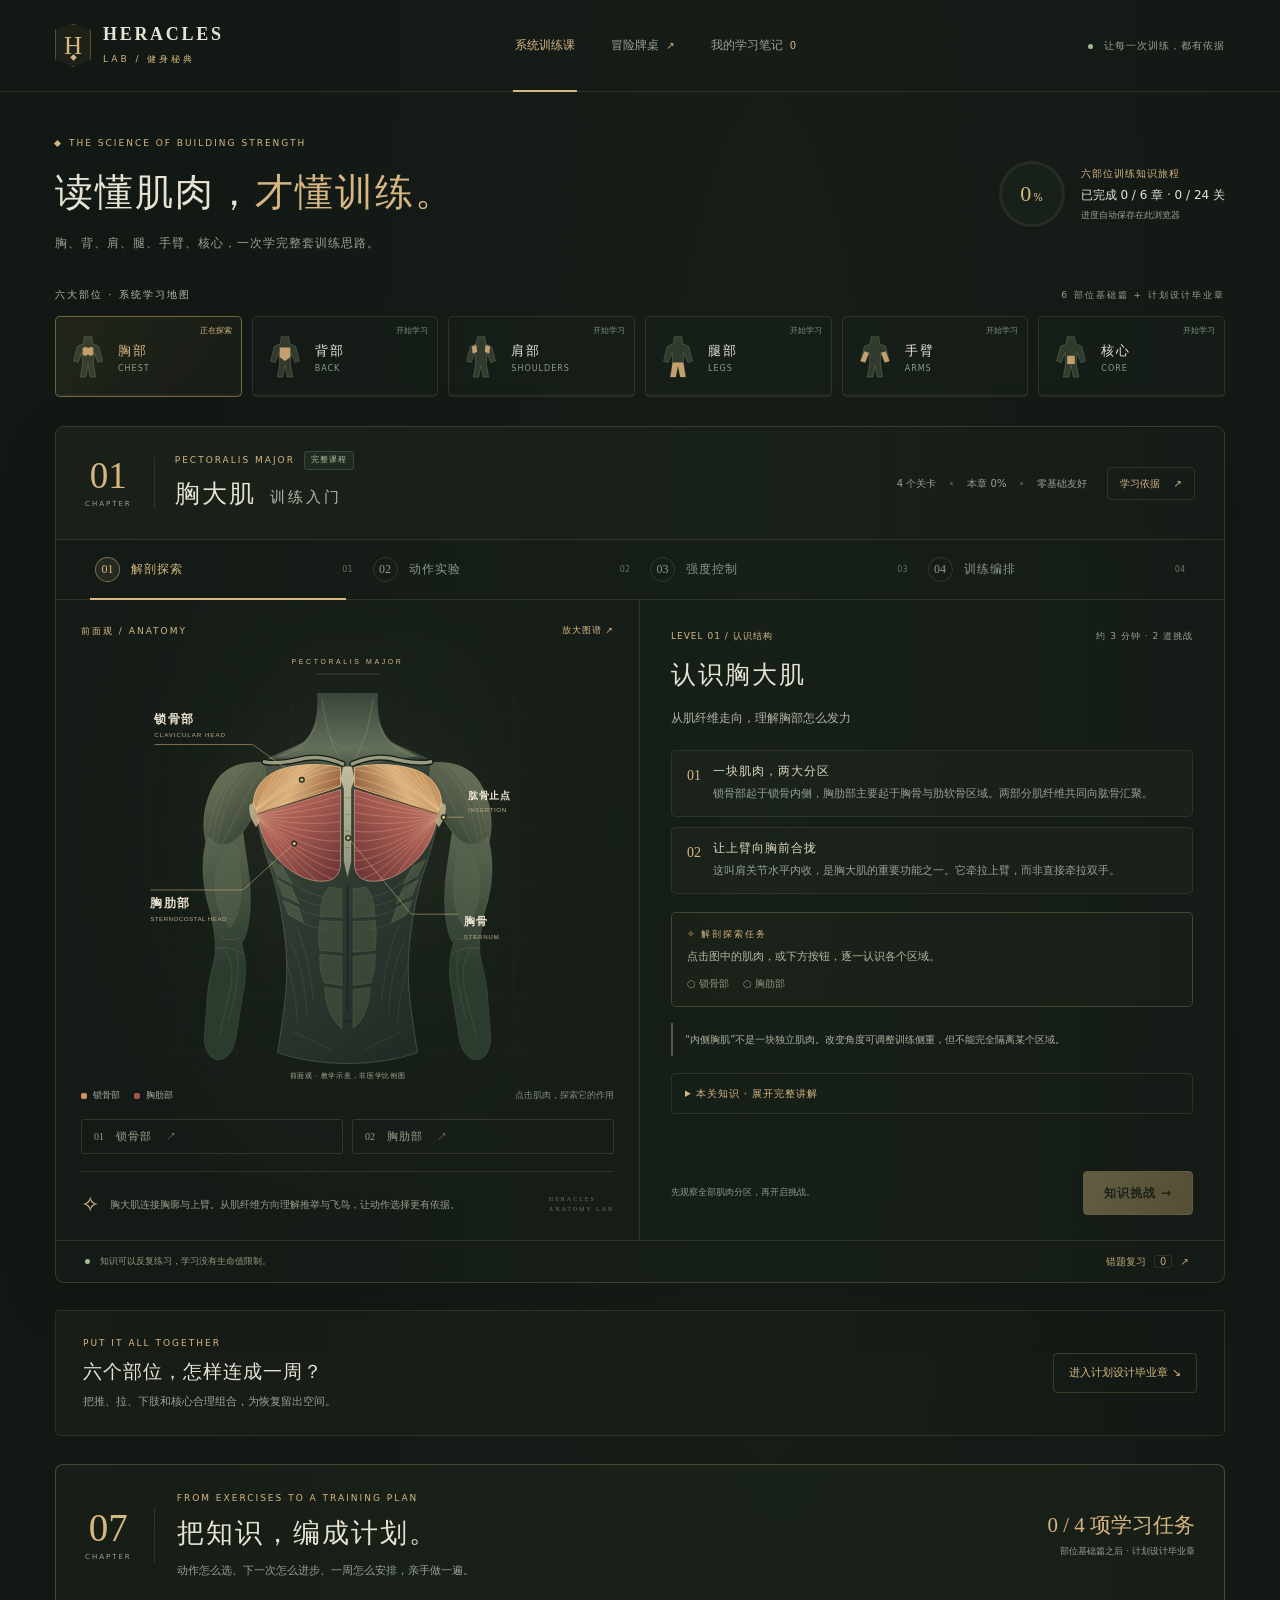
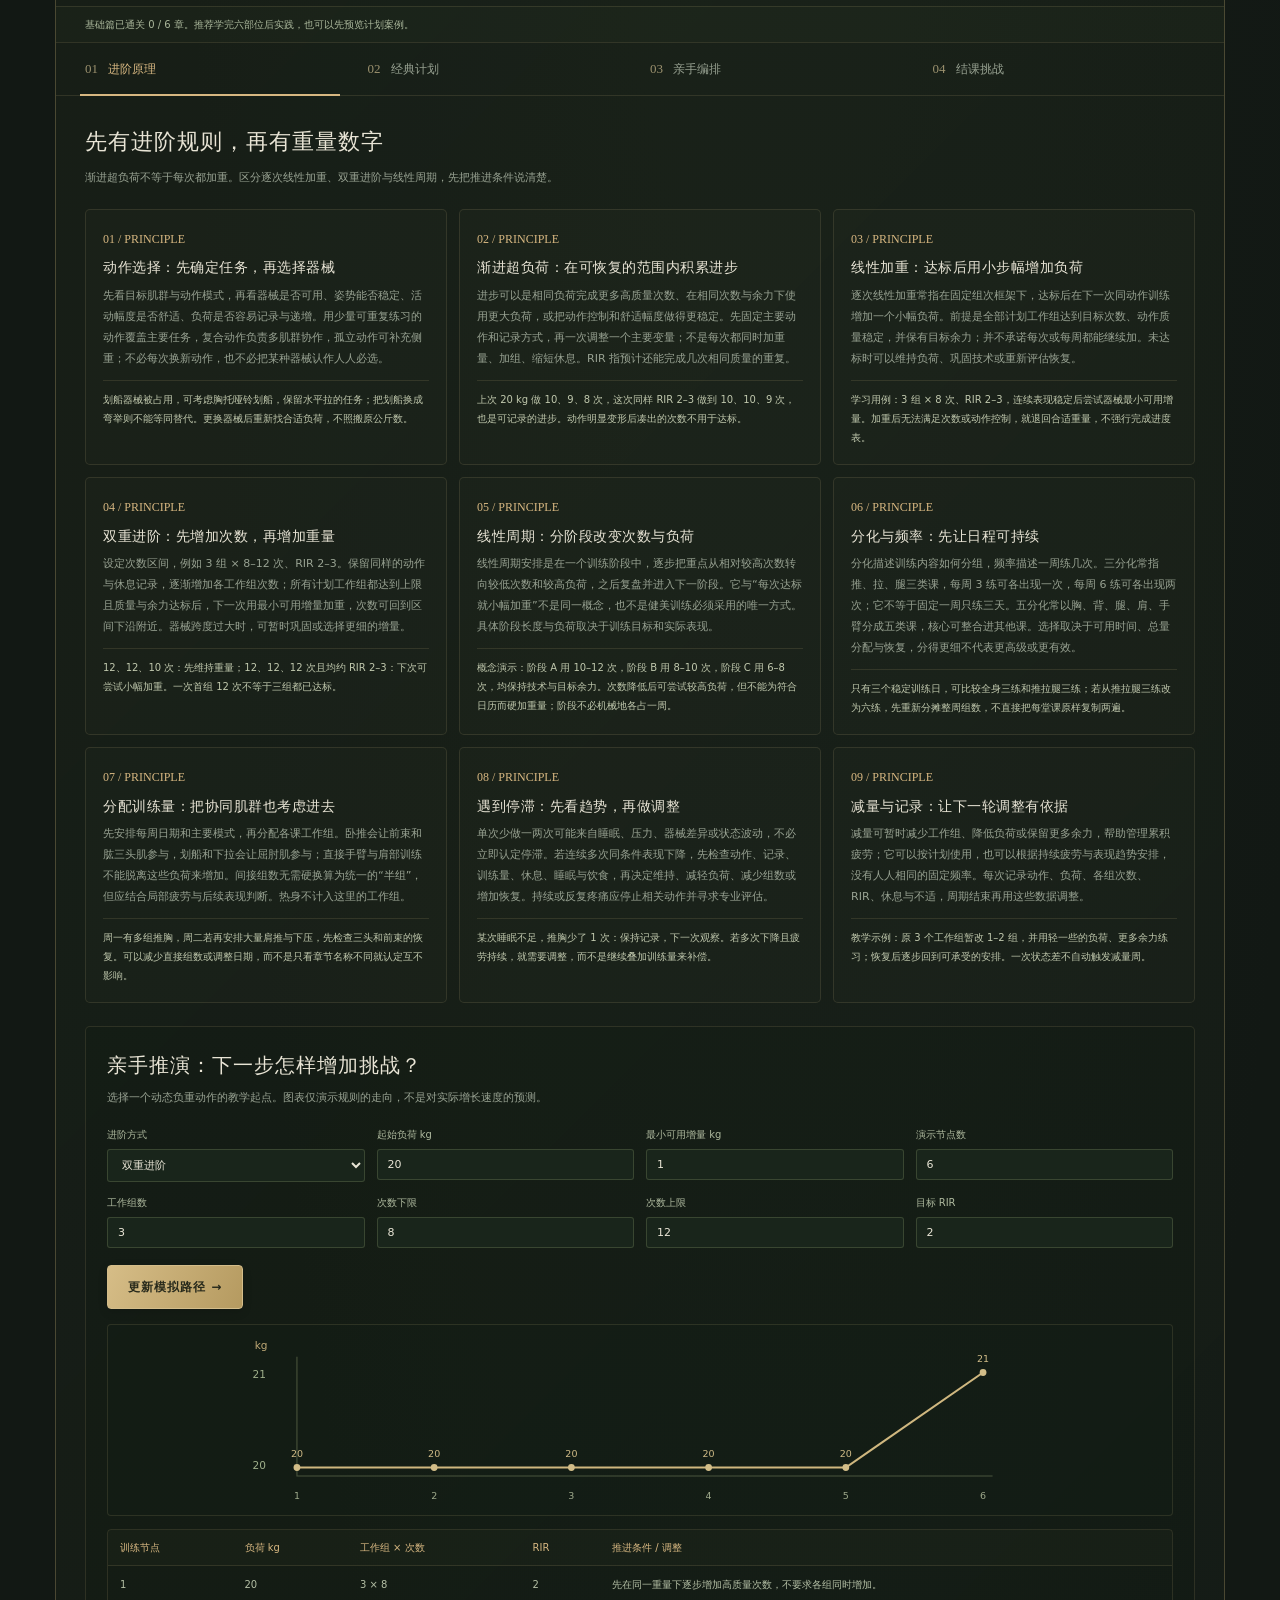
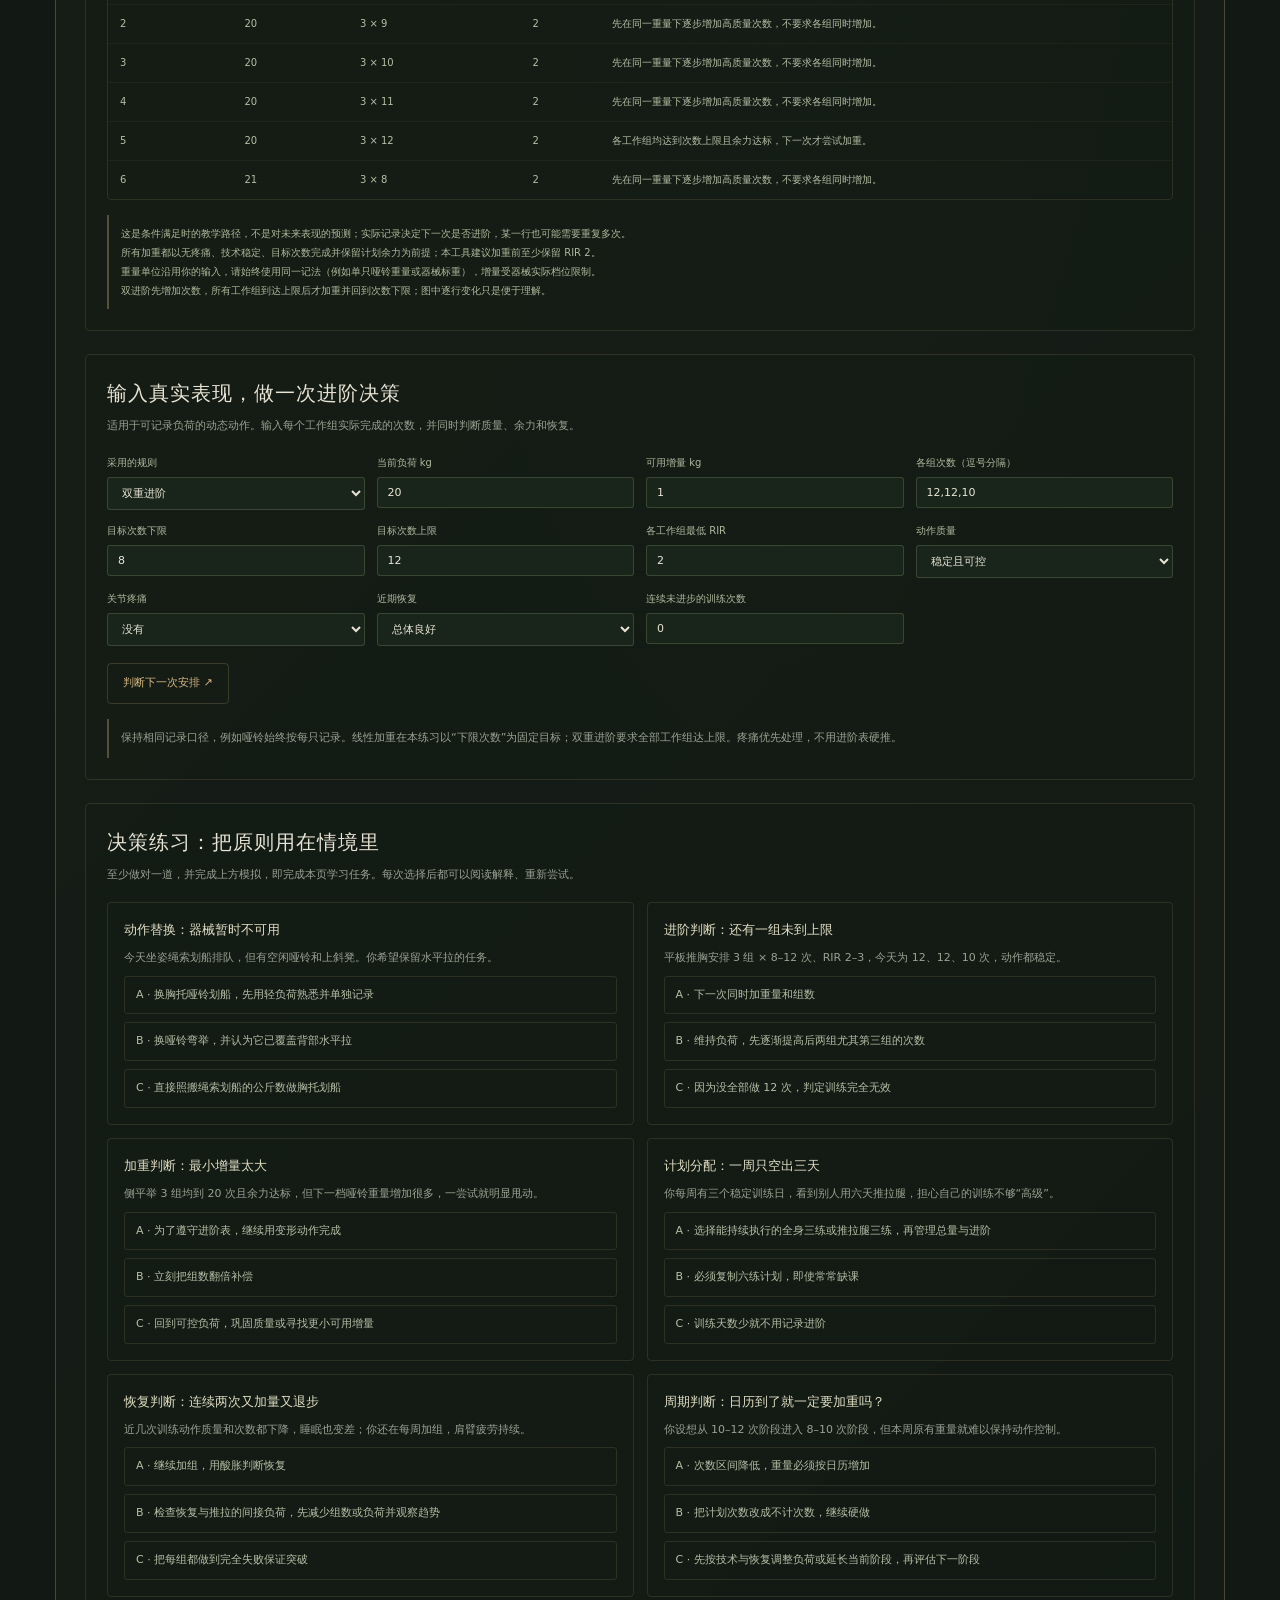
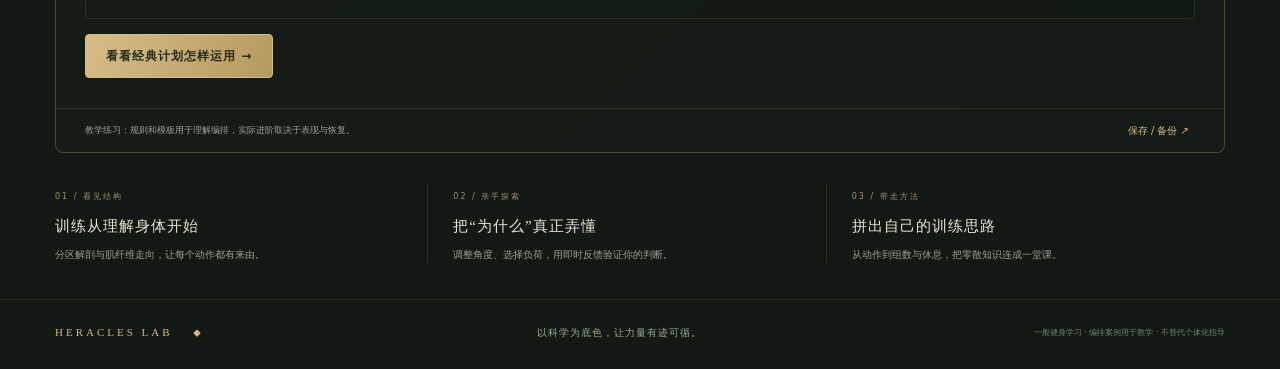
<file: fitcraft/index.html>
<!doctype html>
<html lang="zh-CN">
<head>
<meta charset="UTF-8"><meta name="viewport" content="width=device-width,initial-scale=1,viewport-fit=cover"><meta name="theme-color" content="#121814">
<meta name="description" content="HERACLES LAB 健身秘典：从肌肉解剖到动作与训练编排，用互动闯关系统学习传统健美训练。胸、背、肩、腿、手臂、核心六大部位，完整互动训练课。">
<title>六部位系统训练课 · HERACLES LAB 健身秘典</title>
<link rel="manifest" href="./manifest.webmanifest"><link rel="icon" href="./assets/favicon.svg" type="image/svg+xml"><link rel="stylesheet" href="./academy.css"><link rel="stylesheet" href="./planner.css">
<script defer src="./chest-data.js"></script>
<script defer src="./courses/chest.js"></script>
<script defer src="./courses/back.js"></script>
<script defer src="./courses/shoulders.js"></script>
<script defer src="./courses/legs.js"></script>
<script defer src="./courses/arms.js"></script>
<script defer src="./courses/core.js"></script>
<script defer src="./course-enrichment.js"></script>
<script defer src="./selection-lab.js"></script>
<script defer src="./planner-data.js"></script>
<script defer src="./planner-engine.js"></script>
<script defer src="./academy.js"></script>
<script defer src="./planner.js"></script>
</head>
<body>
<header class="site-header"><a class="brand" href="./" aria-label="HERACLES 健身秘典首页"><span class="seal">H<span>◆</span></span><span><b>HERACLES</b><small>LAB / 健身秘典</small></span></a><nav aria-label="主导航"><a class="active" href="./">系统训练课</a><a href="./classic.html">冒险牌桌 <span>↗</span></a><button id="notebook-open">我的学习笔记 <span id="note-count">0</span></button></nav><span class="header-label"><i></i> 让每一次训练，都有依据</span></header>
<main>
<section class="intro"><div><p class="eyebrow"><i></i> THE SCIENCE OF BUILDING STRENGTH</p><h1>读懂肌肉，<span>才懂训练。</span></h1><p class="intro-copy">胸、背、肩、腿、手臂、核心，一次学完整套训练思路。</p></div><div class="overall-progress"><span class="progress-ring" id="progress-ring"><b id="progress-number">0<small>%</small></b></span><div><small>六部位训练知识旅程</small><b id="progress-caption">尚未开始 · 随时出发</b><span>进度自动保存在此浏览器</span></div></div></section>
<section class="body-map" aria-labelledby="map-title"><div class="map-heading"><p class="eyebrow" id="map-title">六大部位 · 系统学习地图</p><span>6 部位基础篇 + 计划设计毕业章</span></div><div class="body-regions" id="body-regions"></div></section>
<section class="course" aria-labelledby="course-title"><div class="course-top"><div class="chapter-number"><b id="chapter-number">01</b><span>CHAPTER</span></div><div class="course-title"><div class="eyebrow"><span id="course-english">PECTORALIS MAJOR</span> <span class="available" id="course-badge">完整课程</span></div><h2 id="course-title">胸大肌<span>训练入门</span></h2></div><div class="course-meta"><span>4 个关卡</span><i></i><span id="course-progress">本章 0%</span><i></i><span>零基础友好</span></div><button id="sources-open" class="subtle-button">学习依据 <span>↗</span></button></div>
<nav class="lesson-steps" id="lesson-steps" aria-label="胸大肌课程关卡"></nav>
<div class="learning-layout"><section class="visual-panel" aria-label="互动肌肉解剖图"><div class="visual-title"><span class="eyebrow" id="visual-kicker">ANATOMY EXPLORER</span><button class="visual-zoom" id="anatomy-zoom" aria-label="放大胸大肌解剖图">放大图谱 ↗</button></div><div id="anatomy-container" class="anatomy-container"><p class="loading">正在载入解剖图…</p></div><div class="visual-bottom"><div class="legend" id="anatomy-legend"></div><span class="visual-hint">点击肌肉，探索它的作用</span></div><div class="anatomy-controls" id="anatomy-controls" aria-label="选择肌肉分区"></div><div class="anatomy-tip"><span>✧</span><p id="anatomy-caption">理解结构，是选择动作的第一步。</p><span>HERACLES<br>ANATOMY LAB</span></div></section>
<section class="lesson-panel" id="lesson-panel" aria-live="polite"></section></div>
<div class="course-foot"><span><i></i> 知识可以反复练习，学习没有生命值限制。</span><button id="review-open">错题复习 <span id="wrong-count">0</span> ↗</button></div></section>
<section class="whole-plan"><div><p class="eyebrow">PUT IT ALL TOGETHER</p><h3>六个部位，怎样连成一周？</h3><p>把推、拉、下肢和核心合理组合，为恢复留出空间。</p></div><button class="secondary" id="schedule-open">进入计划设计毕业章 ↘</button></section>
<section id="planner" class="planner-chapter" aria-labelledby="planner-title"></section>
<section class="principles"><div><span>01 / 看见结构</span><h3>训练从理解身体开始</h3><p>分区解剖与肌纤维走向，让每个动作都有来由。</p></div><div><span>02 / 亲手探索</span><h3>把“为什么”真正弄懂</h3><p>调整角度、选择负荷，用即时反馈验证你的判断。</p></div><div><span>03 / 带走方法</span><h3>拼出自己的训练思路</h3><p>从动作到组数与休息，把零散知识连成一堂课。</p></div></section>
</main>
<footer><a href="./" class="footer-brand">HERACLES LAB <span>◆</span></a><p>以科学为底色，让力量有迹可循。</p><small>一般健身学习 · 编排案例用于教学 · 不替代个体化指导</small></footer>
<dialog id="learning-dialog"><button class="dialog-close" id="dialog-close" aria-label="关闭弹窗">×</button><div id="dialog-content"></div></dialog><div class="toast" id="toast" role="status"></div>
</body></html>
</file>
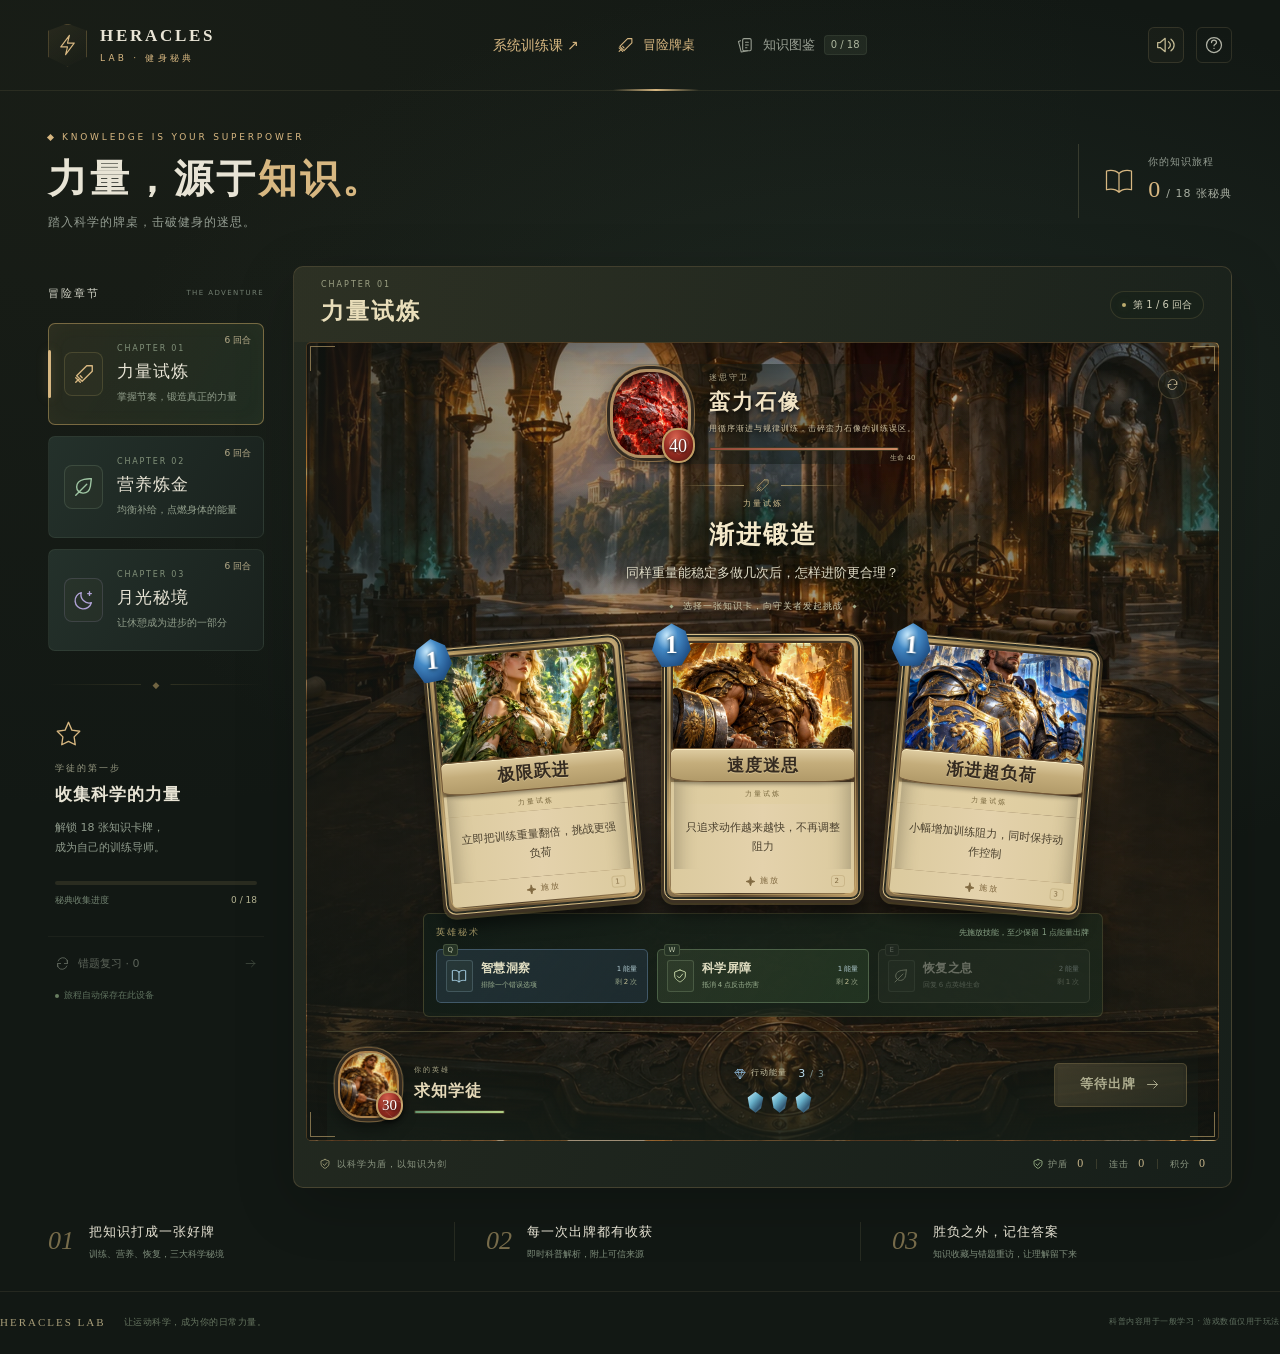
<file: fitcraft/classic.html>
<!doctype html>
<html lang="zh-CN">
<head>
  <meta charset="UTF-8">
  <meta name="viewport" content="width=device-width,initial-scale=1,viewport-fit=cover">
  <meta name="theme-color" content="#141b18">
  <meta name="description" content="进入健身秘典的奇幻牌桌，用科学击破健身误区。探索力量、营养与恢复，收集属于你的知识卡牌。">
  <title>健身秘典 · HERACLES LAB</title>
  <link rel="icon" type="image/svg+xml" href="./assets/favicon.svg">
  <link rel="stylesheet" href="./style.css">
  <script src="./questions.js" defer></script>
  <script src="./game.js" defer></script>
</head>
<body>
  <svg class="icon-defs" aria-hidden="true" xmlns="http://www.w3.org/2000/svg"><defs>
    <symbol id="i-sword" viewBox="0 0 24 24"><path d="m15 3 6 0 0 6-11 11-6-6L15 3Zm-7 11 2 2M3 16l5 5m-5 0 4-4"/></symbol>
    <symbol id="i-cards" viewBox="0 0 24 24"><rect x="8" y="3" width="12" height="17" rx="2"/><path d="M5 6 2 7l4 15 9-2M12 8h4m-4 4h4m-4 4h2"/></symbol>
    <symbol id="i-bolt" viewBox="0 0 24 24"><path d="m14 2-9 12h7l-2 8 9-12h-7l2-8Z"/></symbol>
    <symbol id="i-shield" viewBox="0 0 24 24"><path d="m12 3 8 3v6c0 5-8 9-8 9s-8-4-8-9V6l8-3Z"/><path d="m8 12 3 3 5-6"/></symbol>
    <symbol id="i-leaf" viewBox="0 0 24 24"><path d="M20 3S4 2 4 12c0 8 13 10 15-1l1-8ZM3 21 15 9"/></symbol>
    <symbol id="i-moon" viewBox="0 0 24 24"><path d="M20 15A9 9 0 0 1 9 4a9 9 0 1 0 11 11Z"/><path d="M18 3v4m-2-2h4"/></symbol>
    <symbol id="i-volume" viewBox="0 0 24 24"><path d="m11 4-6 5H2v6h3l6 5V4Zm4 4c3 2 3 6 0 8m3-11c5 4 5 10 0 14"/></symbol>
    <symbol id="i-help" viewBox="0 0 24 24"><circle cx="12" cy="12" r="9"/><path d="M9 9a3 3 0 0 1 6 0c0 2-3 2-3 4m0 3v.1"/></symbol>
    <symbol id="i-arrow" viewBox="0 0 24 24"><path d="M4 12h16m-6-6 6 6-6 6"/></symbol>
    <symbol id="i-refresh" viewBox="0 0 24 24"><path d="M20 7v5h-5M4 17v-5h5"/><path d="M5 8a8 8 0 0 1 14-2l1 6M4 12l1 6a8 8 0 0 0 14-2"/></symbol>
    <symbol id="i-star" viewBox="0 0 24 24"><path d="m12 2 3 7 7 1-5 5 1 7-6-3-6 3 1-7-5-5 7-1 3-7Z"/></symbol>
    <symbol id="i-close" viewBox="0 0 24 24"><path d="m6 6 12 12M6 18 18 6"/></symbol>
    <symbol id="i-heart" viewBox="0 0 24 24"><path d="M20 5c-3-3-7-1-8 1-1-2-5-4-8-1-6 6 8 15 8 15s14-9 8-15Z"/></symbol>
    <symbol id="i-gem" viewBox="0 0 24 24"><path d="m7 3-5 6 10 13L22 9l-5-6H7ZM2 9h20M7 3l5 19 5-19M7 9l5-6 5 6"/></symbol>
    <symbol id="i-book" viewBox="0 0 24 24"><path d="M12 6v15M12 6C8 2 2 4 2 4v15s6-2 10 2c4-4 10-2 10-2V4s-6-2-10 2Z"/></symbol>
  </defs></svg>
  <div class="page-glow" aria-hidden="true"></div>
  <header class="site-header">
    <a class="brand" href="./" aria-label="健身秘典首页"><span class="brand-seal"><svg><use href="#i-bolt"/></svg></span><span><b>HERACLES</b><small>LAB · 健身秘典</small></span></a>
    <nav class="main-nav" aria-label="主导航"><a href="./" style="align-self:center;color:#d7b781">系统训练课 ↗</a><button id="nav-arena" class="active"><svg><use href="#i-sword"/></svg>冒险牌桌</button><button id="nav-collection"><svg><use href="#i-cards"/></svg>知识图鉴<span id="collection-count" class="nav-count">0</span></button></nav>
    <div class="header-actions"><button class="icon-button" id="sound-toggle" aria-label="开启游戏音效" aria-pressed="false" title="音效"><svg><use href="#i-volume"/></svg></button><button class="icon-button" id="help-button" aria-label="查看玩法" title="玩法说明"><svg><use href="#i-help"/></svg></button></div>
  </header>
  <main>
    <div class="page-heading"><div><p class="eyebrow"><span></span> KNOWLEDGE IS YOUR SUPERPOWER</p><h1>力量，源于<span>知识。</span></h1><p class="heading-copy">踏入科学的牌桌，击破健身的迷思。</p></div><div class="traveler-badge"><svg><use href="#i-book"/></svg><div><span>你的知识旅程</span><b><em id="learned-count">0</em> <small>/ 18 张秘典</small></b></div></div></div>
    <section id="arena-view" aria-label="冒险牌桌">
      <div class="adventure-layout">
        <aside class="adventure-sidebar">
          <p class="sidebar-label">冒险章节 <span>THE ADVENTURE</span></p>
          <div id="chapter-list" class="chapter-list"></div>
          <div class="sidebar-divider"><span>◆</span></div>
          <div class="quest-box"><div class="quest-icon"><svg><use href="#i-star"/></svg></div><p class="quest-label">学徒的第一步</p><h3>收集科学的力量</h3><p>解锁 18 张知识卡牌，<br>成为自己的训练导师。</p><div class="quest-track"><span id="quest-progress-fill"></span></div><div class="quest-track-label"><span>秘典收集进度</span><b id="quest-progress">0 / 18</b></div></div>
          <button class="review-button" id="review-button"><svg><use href="#i-refresh"/></svg><span>重访错题秘境</span><svg><use href="#i-arrow"/></svg></button>
          <p class="local-note"><span></span>旅程自动保存在此设备</p>
        </aside>
        <div class="arena-shell">
          <div class="arena-titlebar"><div><p id="chapter-kicker" class="eyebrow">CHAPTER I · 力量试炼</p><h2 id="chapter-title">力量试炼</h2></div><div class="round-pill"><span class="live-dot"></span><span id="round-label">回合 1 / 6</span></div></div>
          <div id="game-board" class="game-board">
            <span class="board-corner corner-tl" aria-hidden="true"></span><span class="board-corner corner-tr" aria-hidden="true"></span><span class="board-corner corner-bl" aria-hidden="true"></span><span class="board-corner corner-br" aria-hidden="true"></span>
            <div class="board-vignette" aria-hidden="true"></div>
            <div class="boss-row"><div class="boss-hero"><div id="boss-portrait" class="hero-portrait boss-portrait art-4"><span class="portrait-gem"><svg><use href="#i-heart"/></svg><b id="boss-hp">40</b></span></div><div class="boss-info"><span class="tiny-label">迷思守卫</span><h3 id="boss-name">蛮力石像</h3><p id="boss-subtitle">用科学，击破盲目的蛮力</p><div class="health-track boss-health"><span id="boss-health-fill"></span></div><span class="hp-caption">生命 <span id="boss-maxhp">40</span></span></div></div><button id="battle-reset" class="board-reset" aria-label="重新开始当前章节" title="重新开始本章"><svg><use href="#i-refresh"/></svg></button></div>
            <div class="challenge"><div class="challenge-ornament" aria-hidden="true"><i></i><svg><use href="#i-sword"/></svg><i></i></div><p id="question-tag" class="question-tag">力量训练 · 科学决策</p><h3 id="question-title">成长的秘密</h3><p id="question-prompt">想要肌肉持续成长，你该如何升级训练？</p></div>
            <div class="hand-area"><div class="hand-hint"><span></span><p id="turn-hint">选择一张知识卡，回应守卫的挑战</p><span></span></div><div id="hand" class="hand" aria-label="可选择的知识卡牌"></div></div>
            <div class="skill-tray"><div class="skill-tray-heading"><span>英雄秘术</span><p id="skill-hint" aria-live="polite">出牌前可施放秘术，留 1 点能量给知识卡</p></div><div id="skill-panel" class="skill-panel" aria-label="英雄主动技能"><button type="button" class="skill-button insight" data-skill="insight" title="消耗1能量，排除一张错误答案，每局2次"><span class="skill-icon"><svg><use href="#i-book"/></svg></span><span class="skill-copy"><b>智慧洞察</b><small>排除一个错误选项</small></span><span class="skill-resource"><i>1 能量</i><small>剩 <span data-remaining>2</span> 次</small></span><kbd>Q</kbd></button><button type="button" class="skill-button guard" data-skill="guard" title="消耗1能量，获得4点护盾，每局2次"><span class="skill-icon"><svg><use href="#i-shield"/></svg></span><span class="skill-copy"><b>科学屏障</b><small>抵消 4 点反击伤害</small></span><span class="skill-resource"><i>1 能量</i><small>剩 <span data-remaining>2</span> 次</small></span><kbd>W</kbd></button><button type="button" class="skill-button restore" data-skill="restore" title="消耗2能量，恢复6点英雄生命，每局1次"><span class="skill-icon"><svg><use href="#i-leaf"/></svg></span><span class="skill-copy"><b>恢复之息</b><small>回复 6 点英雄生命</small></span><span class="skill-resource"><i>2 能量</i><small>剩 <span data-remaining>1</span> 次</small></span><kbd>E</kbd></button></div></div>
            <div id="feedback" class="feedback hidden" aria-live="polite"><div class="feedback-heading"><svg><use href="#i-book"/></svg><h4 id="feedback-title"></h4></div><p id="feedback-copy"></p><a id="feedback-source" target="_blank" rel="noopener noreferrer"></a></div>
            <div class="player-row"><div class="player-hero"><div class="hero-portrait player-portrait art-0"><span class="portrait-gem"><svg><use href="#i-heart"/></svg><b id="player-hp">30</b></span></div><div class="player-info"><span class="tiny-label">你的英雄</span><h3>求知学徒</h3><div class="health-track player-health"><span id="player-health-fill"></span></div></div></div><div class="energy-display"><div class="energy-label"><svg><use href="#i-gem"/></svg>行动能量 <b><span id="energy-count">3</span><span> / 3</span></b></div><div id="energy-gems" class="energy-gems"><i></i><i></i><i></i></div></div><button id="next-turn" class="next-turn" disabled><span>等待出牌</span><svg><use href="#i-arrow"/></svg></button></div>
            <div id="attack-fx" class="attack-fx" aria-hidden="true"></div>
          </div>
          <div class="arena-bottom"><p><svg><use href="#i-shield"/></svg>以科学为盾，以知识为剑</p><div><span class="shield-stat"><svg><use href="#i-shield"/></svg>护盾 <b id="shield-count">0</b></span><i></i><span>连击 <b id="combo-count">0</b></span><i></i><span>积分 <b id="battle-score">0</b></span></div></div>
        </div>
      </div>
      <div class="feature-strip"><div><span class="feature-number">01</span><p><b>把知识打成一张好牌</b><span>训练、营养、恢复，三大科学秘境</span></p></div><div><span class="feature-number">02</span><p><b>每一次出牌都有收获</b><span>即时科普解析，附上可信来源</span></p></div><div><span class="feature-number">03</span><p><b>胜负之外，记住答案</b><span>知识收藏与错题重访，让理解留下来</span></p></div></div>
    </section>
    <section id="collection-view" class="hidden collection-view" aria-label="知识图鉴"><div class="collection-heading"><div><p class="eyebrow">YOUR GROWING GRIMOIRE</p><h2>知识图鉴</h2><p>每一次挑战，都在为你的训练积攒力量。</p></div><div id="collection-filters" class="collection-filters"></div></div><div id="collection-grid" class="collection-grid"></div></section>
  </main>
  <footer><span>HERACLES LAB</span><p>让运动科学，成为你的日常力量。</p><small>科普内容用于一般学习 · 游戏数值仅用于玩法</small></footer>
  <dialog id="help-dialog" class="help-dialog"><button id="help-close" class="dialog-close icon-button" aria-label="关闭玩法说明"><svg><use href="#i-close"/></svg></button><p class="eyebrow">WELCOME, APPRENTICE</p><h2>你的第一场知识对决</h2><p class="dialog-intro">你不需要懂卡牌游戏，只需要带上好奇心。</p><div class="help-steps"><div><span>1</span><p><b>选择秘境，迎接挑战</b>力量、营养、恢复三章，每章 6 道题，可自由探索。每回合从三张卡中选出科学的答案。</p></div><div><span>2</span><p><b>用知识，击破迷思</b>答对造成 10 点伤害，每连续答对 3 次额外造成 5 点伤害；答错受到 8 点反击伤害，护盾优先抵消。英雄生命 30，守卫生命 40。</p></div><div><span>3</span><p><b>分配能量，选择秘术</b>每回合恢复 3 点能量，知识卡消耗 1 点。出牌前可用智慧洞察排除一张错误卡，或用屏障、恢复保护英雄。秘术每局有次数限制，须留 1 点能量出牌。</p></div><div><span>4</span><p><b>读懂解析，收集秘典</b>出牌后阅读解释，再进入下一回合。守卫被击败后，可继续学习剩余题。知识、错题和当前对局都自动保存，刷新后可接着玩。</p></div></div><div class="keyboard-note"><span>键盘也能施法</span><kbd>1</kbd><kbd>2</kbd><kbd>3</kbd><span>选择卡牌</span><kbd>Q</kbd><kbd>W</kbd><kbd>E</kbd><span>使用秘术</span><kbd>Space</kbd><span>下一回合</span></div><p class="help-footnote">进度保存在当前浏览器。生命、伤害、护盾、恢复和能量均为游戏设定。</p></dialog>
  <dialog id="result-dialog" class="result-dialog"></dialog>
  <div id="toast" class="toast" role="status"></div>
</body>
</html>
</file>
<file: fitcraft/academy.css>
@charset "UTF-8";
:root{--bg:#121814;--panel:#18211b;--text:#e8e4d5;--muted:#98a292;--gold:#d7b781;--line:#c6b27d25;--green:#a5bb95;--serif:Georgia,"Songti SC","STSong",serif;--sans:"PingFang SC","Microsoft YaHei",system-ui,sans-serif;color-scheme:dark}*{box-sizing:border-box}body{margin:0;background:radial-gradient(ellipse at 60% 15%,#2a382a30,transparent 55%),var(--bg);color:var(--text);font:14px/1.7 var(--sans)}button,a,input,select{touch-action:manipulation}button,input,select{font:inherit}button{color:inherit;cursor:pointer;background:none;border:0}button:disabled{cursor:default;opacity:.4}button:focus-visible,a:focus-visible,input:focus-visible,select:focus-visible,[role=button]:focus-visible{outline:2px solid var(--gold);outline-offset:4px}a{color:inherit;text-decoration:none}h1,h2,h3,h4,p{margin:0}h1,h2,h3,h4{font-family:var(--serif);font-weight:500}button,a{-webkit-tap-highlight-color:transparent}.site-header{max-width:1440px;margin:auto;height:92px;padding:0 55px;border-bottom:1px solid var(--line);display:flex;align-items:center;justify-content:space-between;gap:28px}.brand{display:flex;align-items:center;gap:12px}.seal{width:36px;height:43px;border:1px solid #ad945566;display:grid;place-items:center;font:25px var(--serif);color:var(--gold);position:relative;clip-path:polygon(50% 0,100% 12%,100% 82%,50% 100%,0 82%,0 12%);background:#ba9c5510}.seal>span{position:absolute;bottom:3px;font:7px var(--serif)}.brand b{font:600 18px var(--serif);letter-spacing:2.7px}.brand small{font-size:9px;letter-spacing:3px;display:block;color:var(--gold);margin-top:4px}.site-header nav{display:flex;align-items:stretch;gap:32px;height:100%}.site-header nav>a,.site-header nav>button{display:flex;align-items:center;gap:7px;color:var(--muted);font-size:12px;padding:0 2px;position:relative}.site-header nav>.active{color:var(--gold)}.site-header nav>.active:after{content:"";height:2px;background:var(--gold);position:absolute;bottom:-1px;inset-inline:0}.site-header nav span{color:var(--gold);font-size:10px}.header-label{font-size:10px;color:var(--muted);letter-spacing:1px}.header-label i,.course-foot i{display:inline-block;width:5px;height:5px;background:var(--green);border-radius:50%;margin-right:7px}main{max-width:1440px;margin:auto;padding:0 55px}.intro{padding:43px 0 33px;display:flex;align-items:center;justify-content:space-between;gap:24px}.eyebrow{font:9px/1.8 var(--sans);letter-spacing:2px;color:var(--gold);display:flex;align-items:center;gap:9px}.eyebrow>i{width:5px;height:5px;background:var(--gold);transform:rotate(45deg)}h1{font-size:38px;letter-spacing:2px;margin:9px 0 8px}h1>span{color:var(--gold)}.intro-copy{font-size:12px;letter-spacing:1px;color:var(--muted)}.overall-progress{display:flex;align-items:center;gap:16px}.progress-ring{--progress:0%;width:66px;height:66px;border-radius:50%;background:conic-gradient(var(--gold) var(--progress),#9b9e7922 0);display:grid;place-items:center;position:relative}.progress-ring:before{content:"";position:absolute;inset:3px;border-radius:50%;background:#172019}.progress-ring b{position:relative;font:22px var(--serif);color:var(--gold)}.progress-ring b small{font:10px var(--sans);margin-left:2px}.overall-progress>div>small,.overall-progress>div>span,.overall-progress>div>b{display:block}.overall-progress>div>small{font-size:10px;color:var(--gold);letter-spacing:1px}.overall-progress>div>b{font-size:12px;font-weight:400;margin:3px 0}.overall-progress>div>span{font-size:9px;color:var(--muted)}.body-map{margin-bottom:29px}.map-heading{display:flex;justify-content:space-between;align-items:center;margin-bottom:12px}.map-heading>span{font-size:9px;color:var(--muted);letter-spacing:2px}.map-heading .eyebrow{letter-spacing:2px;font-size:10px;color:#b7b8a9}.body-regions{display:grid;grid-template-columns:repeat(6,1fr);gap:10px}.region-card{min-width:0;position:relative;padding:12px 13px;display:flex;align-items:center;gap:11px;text-align:left;border:1px solid var(--line);border-radius:5px;background:#1a231b55;min-height:81px;transition:background .2s}.region-card svg{width:38px;height:49px;flex-shrink:0}.region-card .region-copy b{display:block;font-size:13px;font-weight:500;letter-spacing:2px}.region-copy small{font:8px var(--sans);letter-spacing:1px;color:#8b9987;display:block;margin-top:2px}.region-card>.region-status{font-size:8px;position:absolute;right:9px;top:7px;color:#81907c}.region-card.current{border-color:#c1a76a88;background:linear-gradient(120deg,#b7a15c18,#c1a76a08)}.region-card.current .region-copy b,.region-card.current>.region-status{color:var(--gold)}.region-card:hover{background:#bca76b13}.course{border:1px solid #b1a4743d;border-radius:9px;overflow:hidden;background:#18201a77;box-shadow:0 16px 60px #0002}.course-top{display:flex;align-items:center;gap:20px;padding:24px 29px;border-bottom:1px solid var(--line);background:linear-gradient(90deg,#333b242d,transparent)}.chapter-number{font:37px/1 var(--serif);color:var(--gold);text-align:center;padding-right:22px;border-right:1px solid var(--line)}.chapter-number>span{display:block;font:7px/1.5 var(--sans);letter-spacing:2px;margin-top:5px;color:var(--muted)}.course-title h2{font-size:25px;letter-spacing:2px;margin-top:3px}.course-title h2>span{font-size:15px;color:#b0b8a8;margin-left:14px;letter-spacing:3px}.available{font-size:8px;letter-spacing:1px;padding:1px 6px;color:#b2c59f;background:#a5bb9510;border:1px solid #a5bb9533;border-radius:3px}.course-meta{display:flex;align-items:center;gap:14px;font-size:10px;color:var(--muted);margin-left:auto}.course-meta i{width:3px;height:3px;border-radius:50%;background:#93997477}.subtle-button{color:var(--gold);font-size:10px;padding:7px 12px;border:1px solid var(--line);border-radius:4px}.subtle-button>span{margin-left:10px}.lesson-steps{display:grid;grid-template-columns:repeat(4,1fr);padding:0 29px;border-bottom:1px solid var(--line)}.lesson-step{display:flex;align-items:center;text-align:left;gap:11px;padding:17px 10px;position:relative;color:#8d9a86}.lesson-step>span{font:12px var(--serif);border:1px solid #a2a67b33;width:25px;height:25px;display:grid;place-items:center;border-radius:50%;flex-shrink:0}.lesson-step>b{font-size:12px;font-weight:400;letter-spacing:1px}.lesson-step>small{font:8px var(--sans);margin-left:auto;color:#65765f}.lesson-step.active{color:var(--gold)}.lesson-step.active>span{background:#cab07919;border-color:#c8ad7688}.lesson-step.active:after{content:"";position:absolute;bottom:-1px;left:5px;right:17px;height:2px;background:var(--gold)}.lesson-step.completed>span{border-color:#99b384;color:var(--green)}.learning-layout{display:grid;grid-template-columns:1fr 1fr;min-height:640px}.visual-panel{border-right:1px solid var(--line);padding:21px 25px 0;position:relative;background:radial-gradient(ellipse at 50% 36%,#52634714,transparent 70%)}.visual-title{display:flex;align-items:center;justify-content:space-between}.view-tag{font-size:8px;color:#87917f;display:flex;align-items:center;gap:8px;letter-spacing:1px}.view-tag i{width:3px;height:3px;border-radius:50%;background:#b2a979}.anatomy-container{height:450px;display:block}.anatomy-container>svg{display:block;width:100%;height:100%;max-height:100%;overflow:hidden}.anatomy-container [data-region]{cursor:pointer;transition:filter .25s,opacity .25s}.anatomy-container.has-selection [data-region]{opacity:.38}.anatomy-container.has-selection [data-region].selected{opacity:1;filter:drop-shadow(0 0 6px #e8b66e44)}.anatomy-container [data-region]:hover{filter:brightness(1.4)}.loading{font-size:12px;color:var(--muted)}.visual-bottom{display:flex;align-items:center;justify-content:space-between;margin-top:-2px;padding-bottom:15px}.legend{display:flex;gap:17px;font-size:9px;color:#a7ad9a}.legend>span{display:flex;align-items:center;gap:6px}.legend i{width:6px;height:6px;border-radius:2px;display:block}.legend .upper{background:#c9945c}.legend .lower{background:#a3544e}.visual-hint{font-size:9px;color:#818d7a}.anatomy-controls{display:flex;gap:9px}.anatomy-controls>button{flex:1;padding:9px 12px;border:1px solid #b9a57330;border-radius:3px;text-align:left;color:#9c9f89;font:10px var(--serif)}.anatomy-controls>button>span{margin:0 24px 0 9px;font:11px var(--sans);letter-spacing:1px}.anatomy-controls>button[aria-pressed=true]{border-color:#c4a56d99;background:#c4a56d0d;color:var(--gold)}.anatomy-tip{display:flex;align-items:center;gap:11px;margin-top:17px;padding:14px 0 16px;border-top:1px solid var(--line)}.anatomy-tip>span:first-child{font-size:22px;color:var(--gold)}.anatomy-tip>p{font-size:10px;color:#969f8c;line-height:1.8}.anatomy-tip>span:last-child{margin-left:auto;font:7px/1.8 var(--serif);letter-spacing:2px;color:#69765e}.lesson-panel{padding:29px 31px 25px;display:flex;flex-direction:column;align-items:stretch;min-width:0}.lesson-kicker{display:flex;align-items:center;justify-content:space-between;font-size:9px;color:var(--muted);letter-spacing:1px}.lesson-kicker>span{color:var(--gold)}.lesson-panel h3{font-size:25px;letter-spacing:2px;margin:10px 0}.lesson-intro{font-size:12px;line-height:1.9;color:#b0b7a5}.concept-cards{display:grid;gap:10px;margin-top:20px}.concept-card{padding:12px 15px;background:#90a27b09;border:1px solid #aeb48021;border-radius:5px;display:flex;gap:12px}.concept-card>.concept-index{color:var(--gold);font:14px/1.8 var(--serif)}.concept-card h4{font:12px var(--sans);letter-spacing:1px;margin-bottom:4px;color:#dfd8bf}.concept-card p{font-size:11px;color:var(--muted);line-height:1.85}.explore-task{margin-top:18px;padding:14px 15px;border:1px solid #c9b07740;border-radius:5px;background:#ba9f4a07}.task-label{font-size:9px;letter-spacing:2px;color:var(--gold);margin-bottom:5px}.explore-task>p{font-size:11px;color:#b4baa7}.checklist{display:flex;gap:14px;font-size:10px;color:#8a967f;margin-top:9px}.checklist>.done{color:#bfceaa}.callout{margin-top:16px;border-left:2px solid #c2a97266;padding:7px 12px;font-size:10px;color:#adb49f;line-height:1.9}.lesson-actions{display:flex;align-items:center;justify-content:space-between;gap:12px;margin-top:auto;padding-top:23px}.lesson-actions>small{color:#8d9c82;font-size:9px;max-width:160px}.primary{display:inline-flex;align-items:center;justify-content:center;gap:25px;padding:11px 20px;background:linear-gradient(115deg,#d6bd87,#b59a60);border:1px solid #d4bd8a;color:#27291b;border-radius:4px;font-size:12px;font-weight:600;letter-spacing:1px;box-shadow:0 3px 10px #0002}.primary:hover{filter:brightness(1.1)}.secondary{padding:10px 15px;border:1px solid #ad9c693f;border-radius:4px;color:var(--gold);font-size:11px}.course-foot{border-top:1px solid var(--line);padding:11px 29px;display:flex;align-items:center;justify-content:space-between;font-size:9px;color:#8f9c81}.course-foot button{font-size:10px;color:#bca774}.course-foot button>span{border:1px solid var(--line);padding:0 5px;margin:0 5px;border-radius:3px}.principles{display:grid;grid-template-columns:repeat(3,1fr);gap:25px;padding:30px 0 36px}.principles>div{border-right:1px solid var(--line);padding-right:20px}.principles>div:last-child{border:0}.principles span{font-size:8px;color:#9f926b;letter-spacing:2px}.principles h3{font-size:15px;letter-spacing:1px;margin:7px 0}.principles p{font-size:10px;color:var(--muted)}footer{max-width:1440px;margin:auto;padding:24px 55px 28px;border-top:1px solid var(--line);display:flex;align-items:center;justify-content:space-between;gap:20px}.footer-brand{font:11px var(--serif);letter-spacing:3px;color:var(--gold)}.footer-brand>span{font-size:8px;margin-left:15px}footer p{font-size:10px;color:#9caa91;letter-spacing:1px}footer small{font-size:8px;color:#718169}.toast{position:fixed;bottom:26px;left:50%;transform:translate(-50%,20px);opacity:0;pointer-events:none;padding:12px 22px;background:#33402b;border:1px solid #bfaa6b88;border-radius:5px;color:#e1d9bd;transition:.25s;z-index:20;font-size:12px;max-width:90vw;box-shadow:0 7px 30px #0005}.toast.visible{opacity:1;transform:translate(-50%,0)}dialog{width:min(660px,calc(100% - 30px));max-height:85dvh;overflow-y:auto;border:1px solid #bcaa7155;border-radius:9px;background:#1a241b;color:var(--text);padding:34px;box-shadow:0 24px 80px #0008}dialog::backdrop{background:#0a100bd9;backdrop-filter:blur(5px)}.dialog-close{position:absolute;right:13px;top:9px;font-size:26px;color:var(--muted);padding:0 8px}.dialog-title{font-size:26px;margin:10px 0}.dialog-copy{font-size:12px;color:var(--muted);margin-bottom:20px}.dialog-list{display:grid;gap:12px}.note-card{border:1px solid var(--line);border-radius:4px;padding:13px 15px}.note-card>small{font-size:9px;color:var(--gold)}.note-card h4{font:13px/1.8 var(--sans);margin:5px 0}.note-card p,.note-card a{font-size:11px;color:var(--muted)}.note-card a{color:var(--gold);text-decoration:underline}.quiz-progress{display:flex;gap:5px;margin:15px 0}.quiz-progress>i{height:3px;flex:1;background:#a9b57e25}.quiz-progress>.done{background:var(--gold)}.quiz-prompt{font:19px/1.8 var(--serif);margin:15px 0 20px}.quiz-options{display:grid;gap:10px}.quiz-option{display:flex;align-items:center;gap:12px;text-align:left;padding:14px;border:1px solid #b8ae783c;border-radius:4px;font-size:12px;line-height:1.8;background:#c4bd8e06}.quiz-option>span{width:24px;height:24px;display:grid;place-items:center;border:1px solid var(--line);border-radius:50%;color:var(--gold);font:12px var(--serif);flex-shrink:0}.quiz-option:hover:enabled{border-color:#cfb77899;background:#c4bd8e0c}.quiz-option:disabled{opacity:.7}.quiz-option.correct{border-color:#a9bd8599;background:#9eb67b12;color:#c6d8b3;opacity:1}.quiz-option.wrong{border-color:#b9776699;background:#b9776610;color:#d1a999;opacity:1}.quiz-feedback{margin-top:18px;padding:14px 16px;border-left:2px solid var(--green);background:#a8bd860b}.quiz-feedback h4{font:12px var(--sans);color:#c1d2a9;margin-bottom:6px}.quiz-feedback p{font-size:11px;line-height:1.9;color:#aeb8a0}.quiz-next{margin-top:18px;display:flex;justify-content:flex-end}.result-seal{display:grid;place-items:center;width:78px;height:78px;margin:10px auto;border:1px solid #cdb680;border-radius:50%;color:var(--gold);font-size:40px;box-shadow:0 0 30px #d7b7810e}.result{text-align:center}.result>p{font-size:12px;color:var(--muted);margin:12px 0 22px}.result strong{color:var(--gold)}.result-actions{display:flex;justify-content:center;gap:10px;flex-wrap:wrap}.exercise-tabs{display:grid;grid-template-columns:repeat(4,1fr);gap:5px;margin:17px 0 11px}.exercise-tab{padding:7px 2px;border:1px solid var(--line);border-radius:3px;font-size:10px;color:var(--muted)}.exercise-tab.active{color:var(--gold);border-color:#d7b78188;background:#d7b78110}.exercise-illustration{width:100%;height:170px;object-fit:contain;border:1px solid var(--line);border-radius:5px;background:#0f181240}.exercise-detail h4{font-size:17px;margin:10px 0 5px}.exercise-detail>p{font-size:11px;color:var(--muted);line-height:1.8}.exercise-cues{padding-left:17px;font-size:11px;color:#b3bba6;margin:9px 0;line-height:1.9}.range-control{margin-top:12px;padding:13px;border:1px solid var(--line);border-radius:5px}.range-label{display:flex;justify-content:space-between;font-size:11px;color:#b4bca5;margin-bottom:8px}.range-label output{color:var(--gold)}input[type=range]{width:100%;accent-color:#c7ad72}.range-feedback{font-size:10px;line-height:1.9;color:#a8b799;margin-top:7px}.rir-number{font:48px var(--serif);color:var(--gold);text-align:center;padding:17px 0 0}.rir-caption{text-align:center;font-size:10px;color:var(--muted);margin-bottom:12px}.control-cues{padding:14px 0;display:grid;gap:10px}.control-cues label{font-size:11px;display:flex;align-items:flex-start;gap:9px;color:#b8c0a9;cursor:pointer}.control-cues input{accent-color:var(--green);width:15px;height:15px;flex-shrink:0}.builder{margin-top:15px;display:grid;gap:8px}.builder-row{display:flex;gap:10px;align-items:center;padding:10px 12px;border:1px solid var(--line);border-radius:5px}.builder-row.active{background:#b1b78009;border-color:#a2b47e55}.builder-row>input{accent-color:var(--gold);width:15px;height:15px}.builder-copy{flex:1}.builder-copy>b{font-size:11px;font-weight:400;display:block}.builder-copy>small{font-size:8px;color:var(--muted)}.builder-row label{font-size:9px;color:var(--muted)}select{background:#202c1f;border:1px solid #a7aa753d;border-radius:3px;padding:3px 6px;font-size:11px;color:var(--gold)}.builder-settings{display:grid;grid-template-columns:1fr 1fr;gap:10px;margin-top:12px}.builder-settings>label{font-size:10px;color:var(--muted);display:flex;gap:7px;align-items:center;justify-content:space-between}.builder-summary{margin:12px 0;font-size:10px;color:var(--muted)}.builder-summary strong{color:var(--gold);font:20px var(--serif);margin:0 4px}.builder-feedback{font-size:11px;line-height:1.9;color:#b5c8a1;padding:12px 14px;background:#a8bc7d0a;border:1px solid #a5b87c3a;border-radius:4px;margin-top:12px}.builder-feedback>span{display:block}.badge-label{color:var(--gold);font-size:10px;letter-spacing:2px;text-align:center;margin-top:7px}.empty-note{padding:25px 0;font-size:12px;color:var(--muted)}.sources-list a{display:block;color:var(--gold);font-size:12px;line-height:1.9;margin-bottom:6px}.sources-list p{font-size:11px;color:var(--muted);margin-bottom:18px}.program-notes{font-size:9px;color:#909d82;margin-top:12px;line-height:1.9}.notebook-actions{display:flex;gap:8px;flex-wrap:wrap;margin-top:18px}.sr-only{position:absolute;width:1px;height:1px;padding:0;overflow:hidden;clip:rect(0,0,0,0);white-space:nowrap;border:0}
@media(min-width:1500px){.anatomy-container{height:480px}.learning-layout{min-height:670px}}
@media(max-width:1100px){.site-header,main{padding-left:28px;padding-right:28px}.header-label{display:none}.region-card{gap:6px;padding:11px 8px}.region-card svg{width:31px}.region-copy small{font-size:7px;letter-spacing:.4px}.region-card>.region-status{font-size:7px;right:6px}.course-top{gap:15px;padding:21px}.course-meta{gap:7px;font-size:9px}.lesson-panel{padding:24px}.visual-panel{padding-inline:18px}.lesson-steps{padding:0 17px}.lesson-step{gap:8px}.lesson-step>b{font-size:11px}.lesson-step>small{display:none}.anatomy-container{height:440px}.lesson-panel h3{font-size:23px}.anatomy-controls>button>span{margin-right:8px}.course-title h2>span{font-size:13px;margin-left:8px}.view-tag{font-size:7px}.visual-title>.eyebrow{font-size:8px;letter-spacing:1px}.course-foot{padding-inline:20px}}
@media(max-width:800px){h1{font-size:30px}.intro{padding:30px 0 25px}.overall-progress{gap:10px}.overall-progress>div>span{display:none}.overall-progress>div>small{font-size:9px}.overall-progress>div>b{font-size:10px}.progress-ring{width:54px;height:54px}.course-meta{display:none}.subtle-button{margin-left:auto}.course-title h2{font-size:23px}.body-regions{gap:7px}.region-card{flex-direction:column;align-items:center;padding:13px 4px 9px;gap:4px}.region-copy{text-align:center}.region-copy small{font-size:7px}.region-card>.region-status{position:static;font-size:7px;line-height:1.1}.region-card svg{height:38px;width:29px}.region-card .region-copy b{font-size:11px;letter-spacing:1px}.learning-layout{grid-template-columns:.95fr 1.05fr}.lesson-panel{padding:22px 19px}.visual-panel{padding-inline:13px}.anatomy-container{height:420px}.anatomy-controls>button{padding:8px;font-size:8px}.anatomy-controls>button>span{font-size:10px;margin:0 4px}.visual-hint{display:none}.concept-card{padding:11px;gap:8px}.concept-card p{font-size:10px}.lesson-panel h3{font-size:22px}.lesson-intro{font-size:11px}.view-tag{display:none}.anatomy-tip>span:last-child{display:none}.principles{gap:18px}.principles h3{font-size:13px}.principles p{font-size:9px}footer{padding-inline:28px}footer p{display:none}.lesson-actions{gap:8px}.lesson-actions>small{font-size:8px}.primary{padding:10px 13px;gap:13px;font-size:11px}.builder-row{padding:8px;gap:6px}.builder-settings{grid-template-columns:1fr}}
@media(max-width:620px){.site-header{height:74px;padding:0 18px;gap:14px}.brand{gap:8px}.brand b{font-size:14px;letter-spacing:1.8px}.brand small{font-size:7px;letter-spacing:1.8px}.seal{width:29px;height:35px;font-size:21px}.site-header nav{gap:15px}.site-header nav>a,.site-header nav>button{font-size:10px;white-space:nowrap}.site-header nav>a:nth-child(2){display:none}.site-header nav>button>span{display:none}main{padding:0 17px}.intro{padding-top:28px;display:block}.intro .eyebrow{font-size:7px;letter-spacing:1.7px}h1{font-size:29px;letter-spacing:1.5px;margin:8px 0 7px}.intro-copy{font-size:10px;letter-spacing:.4px}.overall-progress{margin-top:20px;gap:10px;align-items:center}.progress-ring{width:36px;height:36px}.progress-ring:before{inset:2px}.progress-ring b{font-size:14px}.progress-ring b small{font-size:7px}.overall-progress>div{display:flex;align-items:center;gap:12px}.overall-progress>div>b{font-size:10px}.overall-progress>div>small{font-size:9px}.body-map{margin-bottom:20px}.map-heading .eyebrow{font-size:9px;letter-spacing:1.5px}.map-heading>span{font-size:8px;letter-spacing:1px}.body-regions{gap:5px}.region-copy small{display:none}.region-card svg{width:25px;height:34px}.region-card{padding:10px 2px 9px;gap:5px;min-height:88px}.region-card .region-copy b{font-size:10px;letter-spacing:.5px}.region-card>.region-status{font-size:6px}.course-top{padding:18px 14px;gap:12px}.chapter-number{font-size:29px;padding-right:12px}.chapter-number>span{font-size:6px;letter-spacing:1px}.course-title>.eyebrow{font-size:7px;letter-spacing:1px;gap:5px}.available{font-size:7px;letter-spacing:0;padding:0 4px}.course-title h2{font-size:20px;letter-spacing:1px}.course-title h2>span{font-size:11px;letter-spacing:1px;margin-left:6px}.subtle-button{font-size:8px;padding:6px}.subtle-button>span{margin-left:3px}.lesson-steps{padding:0 7px}.lesson-step{padding:14px 3px;gap:5px}.lesson-step>span{width:19px;height:19px;font-size:10px}.lesson-step>b{font-size:10px;letter-spacing:.4px}.lesson-step.active:after{left:0;right:4px}.learning-layout{grid-template-columns:1fr}.visual-panel{padding:17px 18px 0;border-right:0;border-bottom:1px solid var(--line)}.visual-title>.eyebrow{font-size:8px;letter-spacing:1.5px}.view-tag{display:flex;font-size:7px}.anatomy-container{height:355px;max-width:400px;margin:auto}.visual-bottom{padding-bottom:12px}.visual-hint{display:block;font-size:8px}.legend{font-size:9px}.anatomy-controls>button{padding:8px 12px;font-size:10px}.anatomy-controls>button>span{margin:0 20px 0 8px;font-size:11px}.anatomy-tip{padding:10px 0 12px;margin-top:12px}.anatomy-tip>span:last-child{display:block}.anatomy-tip>p{font-size:9px}.lesson-panel{padding:23px 20px 25px;min-height:540px}.lesson-panel h3{font-size:25px}.lesson-intro{font-size:12px}.concept-card p{font-size:11px}.concept-card{padding:12px 14px}.lesson-actions>small{font-size:9px}.primary{padding:11px 17px;font-size:12px;gap:20px}.course-foot{padding:12px 15px;align-items:flex-start;gap:10px}.course-foot>span{font-size:8px;max-width:210px}.course-foot button{white-space:nowrap;font-size:9px}.principles{grid-template-columns:1fr;gap:17px;padding:25px 0}.principles>div{padding-right:0;border-right:0;border-bottom:1px solid var(--line);padding-bottom:16px}.principles>div:last-child{padding-bottom:0}.principles h3{font-size:15px;margin:5px 0}.principles p{font-size:10px}footer{padding:22px 18px;display:block}.footer-brand{font-size:10px}footer small{display:block;margin-top:10px;font-size:7px}dialog{padding:29px 21px;max-height:88dvh}.quiz-prompt{font-size:18px}.quiz-option{padding:12px;font-size:12px}.quiz-feedback p{font-size:12px}.exercise-illustration{height:190px}.builder-settings{grid-template-columns:1fr 1fr}.builder-row{padding:10px 12px}.builder-copy>b{font-size:12px}}
@media(prefers-reduced-motion:reduce){*,*:before,*:after{scroll-behavior:auto!important;transition:none!important;animation:none!important}}

.visual-zoom{color:var(--gold);font-size:9px;letter-spacing:1px;padding:2px 0 2px 10px}.zoom-art{display:block;width:100%;max-height:65dvh;object-fit:contain}.zoom-link{display:block;text-align:center;font-size:11px;color:var(--gold);text-decoration:underline;margin-top:12px}
/* Complete six-part curriculum. */
.chapter-number>b{font:inherit}.region-track{position:absolute;bottom:0;left:0;right:0;height:2px;background:#a2b18212}.region-track>i{height:100%;display:block;background:#bca57299}.region-card.finished{border-color:#8da57877}.region-card.finished>.region-status{color:#b8cc9f}.anatomy-controls{flex-wrap:wrap}.anatomy-controls>button{flex:1 1 calc(50% - 9px);min-width:0}.anatomy-controls>button>span{margin-right:12px}.legend{flex-wrap:wrap;gap:5px 14px;max-width:75%}.checklist{flex-wrap:wrap;gap:6px 14px}.anatomy-tip>p{max-width:78%;font-size:10px;line-height:1.9}.anatomy-tip>span:last-child{font-size:6px}.exercise-detail h4 small{font:8px var(--sans);color:var(--gold);letter-spacing:1px}.exercise-detail>.exercise-focus{font-size:9px;color:#baa77f;margin:3px 0 7px}.whole-plan{margin-top:27px;display:flex;align-items:center;justify-content:space-between;gap:20px;padding:24px 27px;border:1px solid var(--line);border-radius:5px;background:linear-gradient(100deg,#b7a15b0a,transparent)}.whole-plan h3{font-size:19px;letter-spacing:1px;margin:5px 0 4px}.whole-plan p:last-child{font-size:11px;color:var(--muted)}.badge-grid{display:grid;grid-template-columns:repeat(6,1fr);gap:8px;margin:15px 0 20px}.course-medal{text-align:center;border:1px solid var(--line);padding:12px 4px;color:#728167;border-radius:5px}.course-medal>span{display:block;font:25px var(--serif)}.course-medal>b{display:block;font-size:11px;font-weight:400;letter-spacing:1px}.course-medal>small{font-size:8px;display:block;margin-top:2px}.course-medal.earned{color:var(--gold);border-color:#c1aa6b88;background:#c1aa6b0a}.notebook-filters{display:flex;flex-wrap:wrap;gap:7px;margin:12px 0 19px}.notebook-filters>button{font-size:10px;padding:6px 12px;border:1px solid var(--line);border-radius:3px;color:var(--muted)}.notebook-filters>button.active{color:var(--gold);border-color:#c1aa6b88;background:#c1aa6b0b}.lesson-panel{scroll-margin-top:18px}.course-title{min-width:0}#course-title{scroll-margin-top:18px}.builder-settings>label{font-size:9px}.anatomy-container>svg{max-width:100%}.source-note{font-size:11px;color:var(--muted)}
@media(max-width:800px){.anatomy-controls>button>span{margin:0 4px}.anatomy-controls>button{padding:8px;font-size:8px}.legend{max-width:100%;font-size:8px;gap:4px 10px}.anatomy-tip>p{max-width:100%}.whole-plan{padding:20px}.whole-plan h3{font-size:17px}.whole-plan p:last-child{font-size:10px}}
@media(max-width:620px){.map-heading>span{font-size:7px;letter-spacing:0}.map-heading .eyebrow{font-size:8px;letter-spacing:1px}.anatomy-controls>button{font-size:9px;padding:9px}.anatomy-controls>button>span{font-size:10px;margin:0 8px}.anatomy-tip>p{max-width:75%}.anatomy-tip>span:last-child{font-size:6px;letter-spacing:1px}.whole-plan{display:block;margin-top:20px;padding:18px}.whole-plan>.secondary{margin-top:14px}.whole-plan h3{font-size:18px}.whole-plan p:last-child{font-size:11px}.course-title>.eyebrow{flex-wrap:wrap;row-gap:2px}.badge-grid{grid-template-columns:repeat(3,1fr)}.course-title h2{font-size:19px}.course-top{gap:10px}.course-title h2>span{font-size:10px}.subtle-button{white-space:nowrap}.builder-settings{gap:8px}.anatomy-container{height:375px}}
.knowledge-details{margin-top:17px;padding:11px 13px;border:1px solid var(--line);border-radius:4px;color:var(--muted);font-size:11px}.knowledge-details>summary{cursor:pointer;color:var(--gold);font-size:10px;letter-spacing:1px}.knowledge-details ol{padding-left:18px;margin:12px 0}.knowledge-details li{margin-bottom:9px;line-height:1.9}.knowledge-details>p{border-top:1px solid var(--line);padding-top:10px;color:#b7c4a5;line-height:1.9}
</file>
<file: fitcraft/planner.css>
/* Plan design chapter and per-muscle exercise decisions. */
.selection-lab{margin-top:17px;padding:13px;border:1px solid #c4aa7144;border-radius:5px;background:#c4aa7107;font-size:11px}.selection-lab>summary{color:var(--gold);cursor:pointer;letter-spacing:1px;font-size:11px}.selection-lab p{color:var(--muted);line-height:1.9;margin-top:9px}.selection-lab button{display:block;width:100%;text-align:left;border:1px solid var(--line);padding:9px 11px;border-radius:3px;margin-top:7px;font-size:11px}.selection-lab button[aria-pressed=true],.selection-correct{border-color:#a9bc8588!important;background:#a9bc850b}.selection-lab dl{display:grid;grid-template-columns:52px 1fr;gap:5px;font-size:10px;margin:12px 0}.selection-lab dt{color:var(--gold)}.selection-lab dd{color:var(--muted);margin:0}.selection-feedback,.selection-explanation{padding:9px 11px;border-left:2px solid #a8b67e;margin-top:9px;color:#bfcaa9;font-size:11px}.selection-meta{padding:11px;margin-top:12px;border-top:1px solid var(--line);color:var(--muted);font-size:10px}.selection-meta b{color:var(--gold);font-weight:400}
.planner-chapter{margin-top:28px;border:1px solid #c4ab744d;border-radius:8px;background:linear-gradient(135deg,#28332140,#18201a66);overflow:hidden;scroll-margin-top:20px}.planner-heading{display:flex;align-items:center;gap:22px;padding:25px 29px}.planner-heading .chapter-number{font-size:39px}.planner-heading h2{font-size:27px;letter-spacing:2px;margin-top:5px}.planner-heading p:last-child{font-size:11px;color:var(--muted);margin-top:5px}.planner-status{margin-left:auto;text-align:right}.planner-status>b{display:block;color:var(--gold);font:21px var(--serif)}.planner-status>span{display:block;font-size:9px;color:var(--muted);margin-top:5px}.planner-foundation{padding:9px 29px;border-top:1px solid var(--line);color:#aab79b;font-size:10px;background:#aab78b06}.planner-tabs{display:grid;grid-template-columns:repeat(4,1fr);border-top:1px solid var(--line);border-bottom:1px solid var(--line);padding:0 19px}.planner-tabs>button{padding:16px 10px;display:flex;gap:10px;align-items:center;font-size:12px;color:var(--muted);position:relative}.planner-tabs>button>span{font:13px var(--serif);color:#9b916e}.planner-tabs>button.active{color:var(--gold)}.planner-tabs>button.active:after{content:"";height:2px;background:var(--gold);position:absolute;bottom:-1px;left:5px;right:18px}.planner-tabs>button>i{font-size:9px;font-style:normal;margin-left:auto;color:#b9ca9b}.planner-content{padding:27px 29px 30px}.planner-intro{display:flex;justify-content:space-between;gap:20px;align-items:center;margin-bottom:20px}.planner-intro h3{font-size:22px;letter-spacing:1px}.planner-intro p{font-size:11px;color:var(--muted);line-height:1.9;margin-top:7px}.planner-intro .secondary{flex-shrink:0}.planner-reading{display:grid;grid-template-columns:repeat(3,1fr);gap:12px}.planner-principle{padding:17px;border:1px solid var(--line);border-radius:5px;background:#aeb58505}.planner-principle>span{font:12px var(--serif);color:var(--gold)}.planner-principle h4{font:14px/1.7 var(--sans);letter-spacing:.5px;margin:6px 0}.planner-principle p{font-size:11px;line-height:1.9;color:var(--muted)}.planner-example{border-top:1px solid var(--line);padding-top:9px;margin-top:10px;font-size:10px;line-height:1.9;color:#c0c8ad}.planner-box{margin-top:23px;padding:21px;border:1px solid var(--line);border-radius:5px;background:#101b1229}.planner-box h4{font-size:20px;letter-spacing:1px;margin-bottom:6px}.planner-box>p{font-size:11px;line-height:1.9;color:var(--muted)}.planner-controls{display:grid;grid-template-columns:repeat(4,1fr);gap:12px;margin:17px 0}.planner-controls label{font-size:10px;color:#aeb99e;display:flex;flex-direction:column;gap:6px;min-width:0}.planner-controls input,.planner-controls select,.planner-input{width:100%;min-width:0;padding:8px 10px;border:1px solid #a8b27b3a;border-radius:3px;color:var(--text);background:#19251b;font:11px var(--sans)}.planner-actions{display:flex;gap:9px;align-items:center;flex-wrap:wrap;margin-top:15px}.planner-actions>small{font-size:9px;color:var(--muted)}.planner-note{font-size:10px;color:#aeb89b;line-height:1.9;padding:9px 12px;border-left:2px solid #b7a16b66;margin-top:15px}.planner-chart{margin-top:15px;border:1px solid var(--line);border-radius:4px;background:#14201755;overflow:hidden}.planner-chart svg{display:block;width:100%;height:190px}.planner-table-wrap{overflow-x:auto;max-width:100%;margin-top:13px;border:1px solid var(--line);border-radius:4px}.planner-table{border-collapse:collapse;width:100%;font-size:10px;text-align:left}.planner-table th{padding:9px 12px;font-weight:400;white-space:nowrap;color:var(--gold);background:#b3ad7207;border-bottom:1px solid var(--line)}.planner-table td{padding:10px 12px;color:#b3bea4;border-bottom:1px solid #b3ad7210;vertical-align:top;line-height:1.8}.planner-table tr:last-child td{border-bottom:0}.planner-table td:first-child{white-space:nowrap}.planner-scenario-grid{display:grid;grid-template-columns:1fr 1fr;gap:13px;margin-top:16px}.planner-scenario{border:1px solid var(--line);border-radius:4px;padding:16px}.planner-scenario h5{font:13px/1.7 var(--sans);margin:0 0 7px;color:#e0ddc3}.planner-scenario p{font-size:11px;line-height:1.8;color:var(--muted)}.planner-scenario button{display:block;width:100%;text-align:left;font-size:11px;padding:9px 11px;border:1px solid var(--line);border-radius:3px;margin-top:8px;color:#b5bea6}.planner-scenario button.selected{border-color:#d2b87b88;color:var(--gold)}.planner-scenario button.correct{border-color:#a9be8188;background:#a9be810b;color:#bdcfa6}.planner-feedback{padding:11px 13px;border-left:2px solid #a5b983;background:#9da97207;font-size:11px;line-height:1.9;color:#bfcdac;margin-top:13px}.planner-feedback strong{font-weight:500;color:#d4dec1}.planner-case-tabs{display:flex;gap:8px;flex-wrap:wrap;margin:0 0 20px}.planner-case-tabs button{font-size:11px;border:1px solid var(--line);border-radius:4px;color:var(--muted);padding:9px 14px}.planner-case-tabs button.active{color:var(--gold);border-color:#c3a66a99;background:#c3a66a0b}.planner-case-title{display:flex;align-items:flex-start;justify-content:space-between;gap:20px}.planner-case-title h4{font-size:22px;letter-spacing:1px}.planner-case-title p{font-size:11px;color:var(--muted);line-height:1.9;margin-top:7px;max-width:850px}.planner-chips{display:flex;gap:8px;flex-wrap:wrap;margin:12px 0 17px}.planner-chip{border:1px solid var(--line);padding:2px 8px;border-radius:3px;color:var(--gold);font-size:9px}.planner-week{display:grid;grid-template-columns:repeat(7,minmax(0,1fr));gap:9px;margin-top:17px}.planner-day-preview{min-width:0;border:1px solid var(--line);border-radius:4px;padding:12px 10px}.planner-day-preview>small{font-size:8px;color:var(--gold)}.planner-day-preview h5{font:12px var(--sans);margin:4px 0 10px;min-height:18px}.planner-day-preview p{font-size:9px;color:#a6b397;line-height:1.9;margin-bottom:6px}.planner-day-preview p>b{font-weight:400;color:#c1c9b1;display:block}.planner-day-preview.rest{background:#849d6d05}.planner-day-preview.rest p{color:#718167}.planner-split-warning{border:1px solid #b79f6333;padding:12px 15px;font-size:10px;line-height:1.9;color:#b8bc9e;border-radius:4px;margin-top:16px}.planner-editor-layout{display:grid;grid-template-columns:minmax(0,1fr) 300px;gap:22px;align-items:start}.planner-editor-main{min-width:0}.planner-sidebar{padding:17px;border:1px solid var(--line);border-radius:5px;background:#a8b17b05;position:sticky;top:15px}.planner-sidebar h4{font-size:17px;letter-spacing:1px;margin-bottom:8px}.planner-sidebar>p{font-size:10px;line-height:1.9;color:var(--muted)}.planner-day-tabs{display:grid;grid-template-columns:repeat(7,minmax(0,1fr));gap:5px;margin:13px 0}.planner-day-tabs button{border:1px solid var(--line);border-radius:3px;padding:8px 2px;font-size:10px;color:#a0ae91;line-height:1.6}.planner-day-tabs button>b{display:block;font-weight:400}.planner-day-tabs button>span{font-size:8px;color:#7b896d}.planner-day-tabs button.active{border-color:#c3a66a88;background:#c3a66a0b;color:var(--gold)}.planner-day-tools{display:flex;gap:10px;align-items:center;margin:16px 0}.planner-day-tools label{font-size:10px;color:var(--muted)}.planner-day-tools input{max-width:250px}.planner-empty{font-size:11px;line-height:1.9;color:#929f83;padding:25px 17px;border:1px dashed #a5b17c3d;border-radius:4px}.planner-item{border:1px solid var(--line);border-radius:5px;padding:14px;margin-top:10px;background:#91a66e05}.planner-item-heading{display:flex;gap:9px;align-items:center}.planner-item-heading>b{font:15px var(--serif);letter-spacing:1px}.planner-item-heading>small{font-size:8px;color:var(--gold)}.planner-item-heading>span{font:12px var(--serif);color:var(--gold)}.planner-item-buttons{display:flex;gap:4px;margin-left:auto}.planner-item-buttons button{width:26px;height:26px;display:grid;place-items:center;border:1px solid var(--line);border-radius:3px;font-size:13px;color:var(--muted)}.planner-item-fields{display:grid;grid-template-columns:repeat(5,1fr);gap:8px;margin-top:11px}.planner-item-fields label{font-size:9px;color:var(--muted);min-width:0;display:flex;flex-direction:column;gap:4px}.planner-item-fields input,.planner-item-fields select{min-width:0;width:100%;padding:6px 5px;color:var(--text);background:#1b281d;border:1px solid var(--line);border-radius:3px;font-size:10px}.planner-item-rule{margin-top:12px;border-top:1px solid var(--line);padding-top:10px}.planner-item-rule summary{font-size:10px;color:var(--gold);cursor:pointer}.planner-item-rule .planner-item-fields{grid-template-columns:1.2fr 1fr 1fr 1.2fr}.planner-item-note{font-size:9px;color:#91a17f;line-height:1.9;margin-top:8px}.planner-add{display:grid;grid-template-columns:1fr 2fr auto;gap:8px;margin:17px 0;align-items:center}.planner-add select{min-width:0;width:100%;font-size:10px;padding:9px 8px}.planner-add .secondary{white-space:nowrap;padding:8px 12px;font-size:10px}.planner-stats{display:flex;gap:18px;margin:13px 0;padding:11px 0;border-block:1px solid var(--line)}.planner-stat b{display:block;font:22px var(--serif);color:var(--gold)}.planner-stat small{font-size:9px;color:var(--muted)}.planner-mini-row{display:grid;grid-template-columns:35px 1fr auto;align-items:center;gap:8px;margin-top:9px;font-size:10px;color:#aab99a}.planner-mini-bar{height:5px;background:#839b6620;border-radius:1px}.planner-mini-bar>i{display:block;height:100%;background:#bda36a;border-radius:1px}.planner-mini-row>small{font-size:8px;color:var(--gold)}.planner-diagnostic{font-size:10px;line-height:1.9;color:#bac8a8}.planner-diagnostic p{margin:8px 0;padding-left:11px;border-left:2px solid #aab57d66}.planner-diagnostic .error{color:#d0a997;border-color:#b8766066}.planner-diagnostic .warning{color:#c6b98e;border-color:#bfa26c55}.planner-patterns{display:flex;flex-wrap:wrap;gap:5px;margin-top:12px}.planner-patterns>span{font-size:8px;padding:3px 6px;border:1px solid var(--line);border-radius:3px;color:#79896b}.planner-patterns>.covered{color:#b1c69b;border-color:#a8b37a4d}.planner-graduation{display:flex;align-items:center;justify-content:space-between;gap:20px;margin-top:18px;padding:15px 18px;border:1px solid var(--line);border-radius:4px}.planner-graduation h4{font:14px var(--sans);color:var(--gold)}.planner-graduation p{font-size:10px;color:var(--muted);margin-top:6px;line-height:1.9}.planner-graduation .badge{font:37px var(--serif);color:var(--gold)}.planner-quiz{max-width:800px;margin:auto}.planner-quiz .quiz-options{margin-top:17px}.planner-quiz-status{display:flex;justify-content:space-between;font-size:10px;color:var(--muted);margin:16px 0}.planner-quiz-nav{display:flex;flex-wrap:wrap;gap:6px;margin:22px 0}.planner-quiz-nav button{width:29px;height:29px;border:1px solid var(--line);border-radius:3px;color:var(--muted);font:11px var(--serif)}.planner-quiz-nav button.correct{color:#b9cd9c;border-color:#9fb27877}.planner-quiz-nav button.active{color:var(--gold);border-color:#c0a469aa;background:#c0a4690c}.planner-completion-checks{display:grid;grid-template-columns:repeat(4,1fr);gap:9px;margin-top:17px}.planner-completion-checks>div{font-size:10px;color:#859476;padding:12px;border:1px solid var(--line);border-radius:4px}.planner-completion-checks>.done{color:#b7cba0;border-color:#a6ba7d66}.planner-footer{padding:12px 29px;display:flex;align-items:center;justify-content:space-between;gap:15px;border-top:1px solid var(--line);font-size:9px;color:var(--muted)}.planner-footer button{font-size:10px;color:var(--gold)}
@media(max-width:1100px){.planner-reading{grid-template-columns:repeat(2,1fr)}.planner-editor-layout{grid-template-columns:minmax(0,1fr) 260px;gap:16px}.planner-content{padding-inline:22px}.planner-week{gap:5px}.planner-day-preview{padding:10px 7px}.planner-day-preview p{font-size:8px}.planner-controls{grid-template-columns:repeat(3,1fr)}.planner-item-heading>b{font-size:13px}.planner-item-heading>small{font-size:7px}}
@media(max-width:850px){.planner-editor-layout{grid-template-columns:1fr}.planner-sidebar{position:static}.planner-week{grid-template-columns:repeat(4,minmax(0,1fr))}.planner-day-preview p{font-size:10px}.planner-scenario-grid{grid-template-columns:1fr}.planner-status>b{font-size:18px}.planner-heading{padding:23px;gap:17px}.planner-heading h2{font-size:24px}.planner-heading p:last-child{font-size:10px}.planner-status>span{font-size:8px}.planner-completion-checks{grid-template-columns:1fr 1fr}}
@media(max-width:620px){.planner-chapter{margin-top:21px}.planner-heading{padding:19px 16px;gap:13px;flex-wrap:wrap}.planner-heading .chapter-number{font-size:30px}.planner-heading h2{font-size:23px;letter-spacing:1px}.planner-heading .eyebrow{font-size:7px;letter-spacing:1.4px}.planner-status{margin-left:0;flex-basis:100%;display:flex;text-align:left;align-items:center;gap:13px;padding-top:9px;border-top:1px solid var(--line)}.planner-status>b{font-size:15px}.planner-status>span{margin:0;font-size:9px}.planner-foundation{padding:9px 16px;font-size:9px}.planner-tabs{padding:0 7px}.planner-tabs>button{font-size:10px;padding:14px 4px;gap:5px;white-space:nowrap}.planner-tabs>button>span{font-size:10px}.planner-tabs>button>i{display:none}.planner-tabs>button.active:after{right:5px;left:0}.planner-content{padding:21px 15px}.planner-intro{display:block;margin-bottom:16px}.planner-intro h3{font-size:22px}.planner-intro p{font-size:11px}.planner-intro .secondary{margin-top:12px}.planner-reading{grid-template-columns:1fr;gap:10px}.planner-principle{padding:15px}.planner-principle h4{font-size:14px}.planner-principle p{font-size:12px}.planner-example{font-size:11px}.planner-box{padding:15px;margin-top:18px}.planner-box h4{font-size:19px}.planner-controls{grid-template-columns:1fr 1fr;gap:10px}.planner-controls label{font-size:10px}.planner-controls input,.planner-controls select{padding:9px 8px;font-size:12px}.planner-chart svg{height:160px}.planner-case-tabs{gap:6px}.planner-case-tabs button{font-size:10px;padding:8px 10px}.planner-case-title{display:block}.planner-case-title h4{font-size:21px}.planner-case-title .primary{margin-top:13px}.planner-week{grid-template-columns:repeat(2,minmax(0,1fr));gap:8px}.planner-day-preview{padding:12px}.planner-day-preview h5{font-size:13px}.planner-day-preview p{font-size:11px}.planner-day-preview.rest{min-height:95px}.planner-item{padding:12px}.planner-item-heading{gap:6px;flex-wrap:wrap}.planner-item-heading>b{font-size:14px}.planner-item-heading>small{font-size:8px}.planner-item-fields{grid-template-columns:repeat(3,1fr);gap:9px}.planner-item-fields label{font-size:10px}.planner-item-fields input,.planner-item-fields select{font-size:12px;padding:8px 6px}.planner-item-rule .planner-item-fields{grid-template-columns:1fr 1fr}.planner-add{grid-template-columns:1fr 1.6fr}.planner-add .secondary{grid-column:1/-1;padding:10px}.planner-add select{font-size:11px;padding:10px 6px}.planner-day-tabs button{font-size:10px;padding:8px 1px}.planner-day-tools input{max-width:190px}.planner-day-tools{flex-wrap:wrap}.planner-item-note{font-size:10px}.planner-footer{padding:13px 16px;font-size:8px}.planner-footer>span{max-width:220px}.planner-scenario{padding:13px}.planner-scenario p,.planner-scenario button{font-size:12px}.planner-table{font-size:10px}.planner-table th,.planner-table td{padding:9px}.planner-graduation{padding:14px;gap:12px}.selection-lab button{font-size:12px}.selection-lab p{font-size:11px}}
.selection-lab dl{display:block}.selection-meta-row{display:grid;grid-template-columns:60px 1fr;gap:8px;margin:7px 0}.selection-lab .selection-option{display:flex;align-items:flex-start;gap:9px}.selection-letter{color:var(--gold);font:12px/1.8 var(--serif)}.selection-option-copy{flex:1}.selection-result{color:#aebe91;font-size:8px;white-space:nowrap;margin-top:2px}.selection-selected{border-color:#c9af7588!important}.selection-wrong{border-color:#b4776388!important}.selection-kicker{font-size:9px!important;letter-spacing:1px;color:var(--gold)!important}.selection-meta h4{font:12px var(--sans);color:#d6d8bc}.selection-note{font-size:10px!important}.planner-item-fields input:disabled{opacity:.4}.planner-item-fields input[readonly]{opacity:.6}.planner-content .knowledge-details ul{padding-left:17px;line-height:1.9}
</file>
<file: fitcraft/style.css>
@charset "UTF-8";
:root{--ink:#e8e4d5;--muted:#939c91;--gold:#d7b781;--gold-dark:#735a33;--green:#90b997;--bg:#121814;--serif:Georgia,"Songti SC","STSong","Noto Serif SC",serif;--sans:"PingFang SC","Microsoft YaHei",system-ui,sans-serif;color-scheme:dark}
*{box-sizing:border-box}html{min-width:320px;scroll-behavior:smooth}body{margin:0;background:var(--bg);color:var(--ink);font-family:var(--sans);font-size:14px;line-height:1.6;overflow-x:hidden}button,a{-webkit-tap-highlight-color:transparent}button{font:inherit;cursor:pointer}button:disabled{cursor:default}button,a{touch-action:manipulation}button{color:inherit}a{color:inherit;text-decoration:none}button:focus-visible,a:focus-visible{outline:2px solid #c5e5b5;outline-offset:5px}button{border:0;background:none}svg{width:20px;height:20px;fill:none;stroke:currentColor;stroke-width:1.5;stroke-linecap:round;stroke-linejoin:round;flex-shrink:0}h1,h2,h3,h4,p{margin:0}h1,h2,h3,h4{font-family:var(--serif);font-weight:600}.hidden{display:none!important}.icon-defs{position:absolute;width:0;height:0;overflow:hidden}.page-glow{position:absolute;inset:0 0 auto;height:950px;pointer-events:none;z-index:-1;background:radial-gradient(ellipse at 68% 46%,#30413760,transparent 63%),radial-gradient(ellipse at 8% 10%,#61563216,transparent 60%)}
.site-header{height:91px;max-width:1440px;margin:0 auto;display:flex;align-items:center;justify-content:space-between;padding:0 48px;border-bottom:1px solid #bdac7a1c}.brand{display:flex;align-items:center;gap:13px}.brand-seal{width:39px;height:43px;display:grid;place-items:center;color:var(--gold);border:1px solid #a98e5450;clip-path:polygon(50% 0,100% 17%,100% 78%,50% 100%,0 78%,0 17%);background:linear-gradient(145deg,#a98e541c,transparent)}.brand-seal svg{width:23px;height:28px;stroke-width:1.2}.brand b{font:600 17px var(--serif);letter-spacing:2.7px}.brand small{display:block;font-size:9px;letter-spacing:3.2px;color:var(--gold);margin-top:4px}.main-nav{display:flex;height:100%;gap:34px;align-items:stretch}.main-nav button{position:relative;display:flex;align-items:center;gap:9px;font-size:13px;color:#9aa094;padding:0 4px;transition:color .2s}.main-nav button.active,.main-nav button:hover{color:var(--gold)}.main-nav button.active:after{content:"";position:absolute;bottom:-1px;left:0;right:0;height:2px;background:linear-gradient(90deg,transparent,var(--gold),transparent)}.main-nav svg{width:17px}.nav-count{font-size:10px;color:#aeb79f;background:#73876b22;border:1px solid #89947624;padding:1px 6px;border-radius:4px;min-width:22px;text-align:center}.header-actions{display:flex;gap:12px}.icon-button{display:grid;place-items:center;width:36px;height:36px;border:1px solid #cdb48527;border-radius:6px;color:#b1b3a6;transition:all .2s}.icon-button:hover,.icon-button[aria-pressed="true"]{background:#cdb48512;color:var(--gold);border-color:#cdb48570}
main{max-width:1440px;margin:auto;padding:0 48px}.page-heading{display:flex;justify-content:space-between;align-items:center;padding:39px 0 34px}.eyebrow{font-size:9px;font-weight:500;letter-spacing:2.8px;color:var(--gold);display:flex;gap:9px;align-items:center}.eyebrow>span{width:5px;height:5px;background:var(--gold);transform:rotate(45deg)}h1{font-size:39px;letter-spacing:3px;line-height:1.5;margin-top:6px}h1 span{color:var(--gold)}.heading-copy{font-size:12px;color:var(--muted);letter-spacing:1px;margin-top:4px}.traveler-badge{display:flex;gap:14px;align-items:center;padding:10px 0 10px 25px;border-left:1px solid #a1977040}.traveler-badge>svg{width:30px;height:30px;color:var(--gold);stroke-width:1}.traveler-badge div>span{display:block;color:var(--muted);font-size:10px;letter-spacing:1px}.traveler-badge b{font-family:var(--serif);font-weight:400;font-size:24px;color:var(--gold)}.traveler-badge em{font-style:normal}.traveler-badge small{color:#a8aea1;font-size:11px;letter-spacing:1px;font-family:var(--sans)}
.adventure-layout{display:grid;grid-template-columns:216px minmax(0,1fr);gap:29px;align-items:start}.adventure-sidebar{padding-top:19px}.sidebar-label{font-size:11px;letter-spacing:2px;color:#d4d5c8;display:flex;align-items:center;justify-content:space-between;margin-bottom:20px}.sidebar-label>span{font-size:7px;letter-spacing:1.4px;color:#727f71}.chapter-list{display:flex;flex-direction:column;gap:11px}.chapter-button{position:relative;text-align:left;width:100%;display:flex;align-items:center;gap:14px;padding:19px 15px;background:linear-gradient(120deg,#24312b,#19211d);border:1px solid #63715a30;border-radius:7px;min-height:91px;transition:all .2s}.chapter-button:hover{border-color:#c6ad755f;background:linear-gradient(120deg,#344131,#202b22)}.chapter-button.active{border-color:#b99a5d90;background:linear-gradient(120deg,#5552364d,#283b2b80);box-shadow:inset 0 0 22px #bfa06309}.chapter-button.active:before{content:"";position:absolute;left:-1px;top:26%;bottom:26%;width:3px;border-radius:2px;background:var(--gold);box-shadow:0 0 12px #d7b78140}.chapter-icon{width:39px;height:44px;display:grid;place-items:center;border:1px solid #b5a36a36;border-radius:8px;color:var(--gold);background:#e2ba6b08;flex-shrink:0}.chapter-icon svg{width:22px;height:22px}.chapter-button:nth-child(2) .chapter-icon{color:#9fc5a3;border-color:#9fc5a32b}.chapter-button:nth-child(3) .chapter-icon{color:#b0a2d6;border-color:#b0a2d62b}.chapter-info{display:flex;flex-direction:column;gap:3px;flex:1}.chapter-info small,.chapter-number{font-size:8px;letter-spacing:1.8px;color:#819079}.chapter-info strong{font-family:var(--serif);font-weight:500;font-size:17px;letter-spacing:1px}.chapter-info>span{font-size:10px;color:#929f8c}.chapter-status{font-size:9px;color:#b9ae8b;position:absolute;right:12px;top:9px}.chapter-button .chapter-mark{font-size:11px;color:#a2b49a}.chapter-button>svg:last-child{width:13px;color:var(--gold)}.sidebar-divider{display:flex;align-items:center;gap:12px;margin:27px 0 24px;color:#706442;font-size:9px}.sidebar-divider:before,.sidebar-divider:after{content:"";height:1px;flex:1;background:linear-gradient(90deg,transparent,#786f4245)}.sidebar-divider:after{transform:rotate(180deg)}.quest-box{padding:0 7px}.quest-icon{width:35px;height:35px;color:var(--gold);display:flex;align-items:center;margin-bottom:10px}.quest-icon svg{width:27px;height:27px;stroke-width:1.2}.quest-label{font-size:9px;letter-spacing:2px;color:#969881}.quest-box h3{font-size:17px;letter-spacing:1px;margin:6px 0 9px}.quest-box>p:last-of-type{font-size:11px;line-height:1.9;color:#8f9b8c}.quest-track{height:4px;background:#c5ad7322;border-radius:3px;margin-top:22px;overflow:hidden}.quest-track>span{display:block;background:linear-gradient(90deg,#688868,#c4ba79);width:0;height:100%;transition:width .4s}.quest-track-label{display:flex;justify-content:space-between;font-size:9px;color:#748573;margin-top:8px}.quest-track-label b{font-weight:400;color:#b6b593}.review-button{display:flex;align-items:center;gap:8px;border-top:1px solid #a9997629;margin-top:28px;padding:18px 7px 0;width:100%;color:#b4bdab;font-size:11px;transition:color .2s}.review-button:hover{color:var(--gold)}.review-button>svg{width:15px;height:15px}.review-button>svg:last-child{margin-left:auto;width:13px;color:#7e8a76}.local-note{font-size:9px;color:#5f725f;display:flex;align-items:center;gap:5px;margin:16px 7px 0}.local-note>span{width:4px;height:4px;border-radius:100%;background:#687e60}
.arena-shell{border:1px solid #b596623c;background:linear-gradient(110deg,#252b21,#171f1a);border-radius:10px;box-shadow:0 16px 60px #0003;overflow:hidden}.arena-titlebar{height:75px;display:flex;justify-content:space-between;align-items:center;padding:0 27px;background:linear-gradient(90deg,#5a513326,transparent)}.arena-titlebar .eyebrow{font-size:8px;letter-spacing:2px;color:#9da184}.arena-titlebar h2{font-size:23px;letter-spacing:2px;margin-top:2px;color:#e9deba}.round-pill{display:flex;gap:7px;align-items:center;font-size:10px;color:#cfceb7;border:1px solid #b59c602f;padding:5px 11px;border-radius:20px;background:#1821199c}.live-dot{width:4px;height:4px;border-radius:50%;background:#bcac6e;box-shadow:0 0 8px #a1ae5550}.game-board{margin:0 12px;position:relative;min-height:617px;padding:21px 30px 0;background-image:linear-gradient(180deg,#11180f38,#12160e5c 29%,#11171030 65%,#171c1370),url('./assets/arena.webp');background-size:cover;background-position:center;border:1px solid #9774436e;border-radius:5px;isolation:isolate;box-shadow:inset 0 0 60px #0009;overflow:hidden}.board-vignette{position:absolute;inset:0;z-index:-1;background:linear-gradient(90deg,#161b16a3,transparent 35%,transparent 65%,#161b1660),linear-gradient(180deg,transparent,#11140f20 50%,#151a146b);pointer-events:none}.board-corner{position:absolute;width:25px;height:25px;border:2px solid #baa06b;z-index:5;opacity:.65;pointer-events:none}.corner-tl{left:3px;top:3px;border-width:1px 0 0 1px}.corner-tr{right:3px;top:3px;border-width:1px 1px 0 0}.corner-bl{left:3px;bottom:3px;border-width:0 0 1px 1px}.corner-br{right:3px;bottom:3px;border-width:0 1px 1px 0}.boss-row{display:flex;justify-content:center;align-items:center;position:relative;min-height:99px}.boss-hero{display:flex;align-items:center;gap:18px;background:linear-gradient(90deg,transparent,#111a168c,transparent);padding:0 20px;min-width:280px}.hero-portrait{position:relative;flex-shrink:0;width:81px;height:89px;background-size:cover;background-position:center 28%;border:3px solid #aa804b;border-radius:45% 45% 38% 38%;box-shadow:0 0 0 3px #322a20,0 0 0 4px #a9804c8c,0 7px 18px #0008,inset 0 0 13px #0009}.hero-portrait:before{content:"";position:absolute;inset:-7px;border:1px solid #b7a4773d;border-radius:48%;pointer-events:none}.boss-portrait{background-position:center 38%;border-color:#b29063}.portrait-gem{position:absolute;bottom:-8px;right:-7px;width:33px;height:35px;border-radius:45% 45% 48% 48%;background:radial-gradient(ellipse at 40% 25%,#d96350,#8f281e 55%,#42130f);border:2px solid #c29e65;display:grid;place-items:center;box-shadow:0 2px 5px #000b;font-family:var(--serif);font-size:18px;color:white}.portrait-gem b{position:relative;z-index:1;text-shadow:0 1px 3px #000;line-height:1;font-weight:500}.portrait-gem svg{position:absolute;inset:3px;width:24px;height:27px;opacity:.13;stroke-width:1}.tiny-label{font-size:8px;letter-spacing:2px;color:#b5ac8e}.boss-info{min-width:171px;text-shadow:0 1px 5px #000}.boss-info h3{font-size:21px;letter-spacing:2px;color:#f1e3c4}.boss-info p{font-size:9px;letter-spacing:1px;color:#d4c8a7;margin-top:2px}.health-track{height:4px;background:#111811b3;border:1px solid #c4a26636;overflow:hidden;border-radius:3px}.boss-health{margin-top:11px;max-width:190px}.health-track span{display:block;width:100%;height:100%;transition:width .6s}.boss-health span{background:linear-gradient(90deg,#924837,#cd8c64);box-shadow:0 0 5px #d56941}.hp-caption{font-size:7px;color:#bcaf90;display:block;text-align:right;margin-top:2px}.board-reset{position:absolute;right:1px;top:6px;width:29px;height:29px;border:1px solid #bca3753d;border-radius:50%;display:grid;place-items:center;color:#c4b692;background:#1a221954}.board-reset:hover{color:var(--gold);background:#1a2219d9}.board-reset svg{width:13px;height:13px}
.challenge{text-align:center;margin:8px auto 0;position:relative;padding:6px 15px 10px;max-width:590px;text-shadow:0 2px 8px #000,0 0 20px #14170a}.challenge:before{content:"";position:absolute;inset:0 -30px;background:radial-gradient(ellipse,#162018b0,transparent 70%);z-index:-1}.challenge-ornament{display:flex;align-items:center;justify-content:center;gap:11px;color:#d8bc7e;opacity:.7;margin-bottom:5px}.challenge-ornament svg{width:15px;height:15px}.challenge-ornament i{width:69px;height:1px;background:linear-gradient(90deg,transparent,#ccb57a)}.challenge-ornament i:last-child{transform:rotate(180deg)}.question-tag{font-size:8px;color:#d8c290;letter-spacing:2px}.challenge h3{font-size:25px;color:#f4e9ca;letter-spacing:2px;margin-top:4px}.challenge>p:last-child{font-size:13px;color:#e1ddc8;margin-top:7px;line-height:1.65}.hand-area{position:relative;margin-top:6px}.hand-hint{display:flex;align-items:center;justify-content:center;gap:10px;margin:0 0 21px;font-size:9px;letter-spacing:1px;color:#c8c6a9;text-shadow:0 1px 5px #000}.hand-hint>span{width:3px;height:3px;background:#a5ae8c;transform:rotate(45deg)}.hand{display:flex;align-items:center;justify-content:center;gap:21px;padding:0 15px 13px;perspective:1000px;min-height:272px}.playing-card{position:relative;width:197px;height:266px;flex-shrink:0;border-radius:13px 13px 10px 10px;padding:6px;text-align:center;background:linear-gradient(135deg,#d0b176,#715c39 20%,#bda473 42%,#5b452c 72%,#c1a06a);border:1px solid #d5bc85;box-shadow:0 1px 0 2px #3d3224,0 2px 0 3px #b59a584a,0 13px 17px #0008,inset 0 0 0 2px #2b2d23;transition:transform .25s,box-shadow .25s,filter .25s;transform-origin:center bottom;isolation:isolate;outline:none;display:flex;flex-direction:column;align-items:stretch}.playing-card:before{content:"";position:absolute;inset:4px;border:1px solid #d2b47493;border-radius:10px;pointer-events:none;z-index:4}.playing-card:after{content:"";position:absolute;inset:9px 9px 4px;border-radius:12px;box-shadow:inset 0 0 22px #0005;pointer-events:none}.playing-card:nth-child(1){transform:rotate(-5deg) translateY(7px)}.playing-card:nth-child(3){transform:rotate(5deg) translateY(7px)}.playing-card:hover:enabled,.playing-card:focus-visible{transform:translateY(-14px) rotate(0deg);z-index:5;box-shadow:0 0 0 1px #fff1,0 0 24px #bfdaa24a,0 20px 25px #0008}.playing-card:focus-visible{outline:2px solid #daefb7;outline-offset:5px}.card-art{height:119px;flex-shrink:0;position:relative;border-radius:8px 8px 28% 28%/8px 8px 10% 10%;background-size:cover;background-position:center 32%;border:2px solid #413524;box-shadow:0 1px 0 #dfca99;overflow:hidden}.card-art:after{content:"";position:absolute;inset:0;box-shadow:inset 0 -15px 20px #0005;pointer-events:none}.cost-gem{position:absolute;z-index:6;left:-13px;top:-12px;display:grid;place-items:center;width:39px;height:44px;background:radial-gradient(ellipse at 38% 29%,#ccedff,#448ac6 32%,#24578f 68%,#12394c);clip-path:polygon(50% 0,86% 17%,100% 59%,76% 95%,26% 100%,0 61%,12% 22%);color:white;font-family:var(--serif);font-weight:bold;font-size:25px;text-shadow:0 1px 4px #102a3d;filter:drop-shadow(0 3px 2px #000a)}.card-name{position:relative;z-index:2;margin:-12px -1px 0;height:34px;display:flex;justify-content:center;align-items:center;background:linear-gradient(180deg,#dfcda2,#c4ad7b 44%,#b19a69);color:#352b20;border:1px solid #705535;box-shadow:0 2px 4px #0006,inset 0 1px 0 #f9edc6;border-radius:6px 6px 20% 20%/6px 6px 16% 16%;font-family:var(--serif);font-weight:700;font-size:17px;letter-spacing:1px;flex-shrink:0;text-shadow:0 1px 0 #f6e5b966}.card-type{background:linear-gradient(90deg,#dbca9e,#e2d0a4,#dbca9e);font-size:7px;color:#79683e;letter-spacing:2px;padding:8px 5px 4px;line-height:1.3}.card-copy{background:linear-gradient(90deg,#dbca9e,#e4d2ac,#dbca9e);color:#493e2a;padding:4px 12px 2px;font-size:11px;line-height:1.7;flex:1;display:flex;justify-content:center;align-items:center;text-shadow:0 1px 0 #fff2;min-height:42px}.card-bottom{position:relative;z-index:3;background:linear-gradient(90deg,#dbca9e,#e4d2ac,#dbca9e);border-radius:0 0 4px 4px;height:24px;color:#806941;display:flex;align-items:center;justify-content:center;gap:4px;letter-spacing:2px;font-size:8px;flex-shrink:0}.card-bottom svg{width:11px;height:11px}.card-key{position:absolute;bottom:8px;right:12px;font:9px var(--serif);color:#7a6748}.playing-card:nth-child(2) .card-art{background-position:center 37%}.playing-card:disabled{cursor:default}.playing-card.selected,.playing-card.correct{transform:translateY(-8px);box-shadow:0 0 0 1px #d7e5a959,0 0 25px #b6dc7c65,0 17px 25px #0008}.playing-card.wrong{filter:saturate(.5);box-shadow:0 0 0 1px #f1806940,0 0 20px #ad463955}.playing-card.dimmed,.playing-card.unselected{filter:saturate(.5) brightness(.7)}.art-0{background-image:url('./assets/art-0.webp')}.art-1{background-image:url('./assets/art-1.webp')}.art-2{background-image:url('./assets/art-2.webp')}.art-3{background-image:url('./assets/art-3.webp')}.art-4{background-image:url('./assets/art-4.webp')}.art-5{background-image:url('./assets/art-5.webp')}
.feedback{position:relative;width:min(100%,650px);margin:8px auto 16px;border:1px solid #cfbb7c50;border-radius:6px;background:linear-gradient(120deg,#22332bef,#182c22f2);padding:14px 18px;box-shadow:0 8px 30px #0004;animation:feedback-in .3s ease}.feedback-heading{display:flex;align-items:center;gap:8px;color:#c8d9a9}.feedback-heading h4{font-size:15px;letter-spacing:1px}.feedback-heading svg{width:16px;height:16px}.feedback p{font-size:11px;line-height:1.9;color:#dae0cb;margin-top:6px}.feedback a{display:inline-block;font-size:9px;color:#b9b184;border-bottom:1px solid #b9b18440;margin-top:6px}.feedback a:hover{color:var(--gold)}.feedback.wrong,.feedback.error{background:linear-gradient(120deg,#3d2f25f2,#2d2c22f2);border-color:#af8d6366}.feedback.wrong .feedback-heading{color:#e2b788}
.player-row{border-top:1px solid #d6b57535;margin:5px -10px 0;display:flex;justify-content:space-between;align-items:center;min-height:109px;padding:14px 11px 16px;background:linear-gradient(180deg,transparent,#172019ab);gap:14px}.player-hero{display:flex;align-items:center;gap:15px}.player-portrait{width:61px;height:67px;border-width:2px}.player-portrait .portrait-gem{width:27px;height:29px;font-size:15px;bottom:-4px;right:-6px}.player-info h3{font-size:16px;letter-spacing:1px;color:#e4d8b8}.player-info .tiny-label{font-size:7px;color:#ada98a}.player-health{width:91px;margin-top:6px}.player-health>span{background:linear-gradient(90deg,#6a9971,#b1ce83)}.energy-display{padding-top:8px}.energy-label{font-size:8px;color:#ccc8a9;display:flex;gap:5px;align-items:center;letter-spacing:1px}.energy-label>svg{width:12px;height:12px;color:#8bb4d4}.energy-label b{font-size:11px;font-weight:400;color:#b9d9e9;margin-left:6px}.energy-label b>span:last-child{color:#768e8e;font-size:9px}.energy-gems{display:flex;justify-content:center;gap:7px;margin-top:9px}.energy-gems>i{width:17px;height:21px;display:block;clip-path:polygon(50% 0,96% 28%,83% 79%,50% 100%,15% 78%,4% 28%);background:linear-gradient(130deg,#d0f3ff,#67b0c9 40%,#335a76 70%,#7daab3);filter:drop-shadow(0 0 5px #79cef14d);border:1px solid #99d8e1}.energy-gems>i.empty,.energy-gems>i.spent,.energy-gems>i.used{background:linear-gradient(130deg,#65766d,#34463c 40%,#29372f);filter:none}.next-turn{position:relative;display:flex;justify-content:center;align-items:center;gap:9px;min-width:133px;min-height:44px;padding:8px 19px;font-family:var(--serif);font-weight:600;letter-spacing:1px;font-size:13px;border:1px solid #c1a274;border-radius:5px;color:#342b20;background:linear-gradient(145deg,#e0c88c,#b5995c);box-shadow:inset 0 0 0 3px #41372022,0 4px 12px #0005;transition:filter .2s,transform .2s}.next-turn svg{width:15px;height:15px}.next-turn:hover:enabled{filter:brightness(1.12);transform:translateY(-2px)}.next-turn:disabled{background:linear-gradient(145deg,#695f4280,#393b2b85);border-color:#97845550;color:#adac8e;box-shadow:inset 0 0 0 3px #1f251921}.arena-bottom{min-height:46px;display:flex;align-items:center;justify-content:space-between;padding:8px 25px;color:#8e9984;font-size:9px;letter-spacing:1px}.arena-bottom>p{display:flex;align-items:center;gap:6px}.arena-bottom svg{width:12px;height:12px;color:#acaa80}.arena-bottom>div{display:flex;gap:16px;align-items:center}.arena-bottom>div>i{height:10px;width:1px;background:#b7a06c36}.arena-bottom b{font:12px var(--serif);color:#c5b388;margin-left:5px}.attack-fx{position:absolute;left:50%;top:20%;z-index:10;pointer-events:none;font:700 43px var(--serif);color:#e7c880;text-shadow:0 0 15px #d7a145,0 3px 5px #000;opacity:0}.attack-fx.show,.attack-fx.active{animation:attack-pop .85s ease-out}.game-board.shake{animation:board-shake .3s ease}.hero-portrait.hit{animation:portrait-hit .4s ease}.feature-strip{display:grid;grid-template-columns:repeat(3,1fr);padding:29px 0 30px;margin-top:5px;gap:34px}.feature-strip>div{display:flex;align-items:center;gap:15px}.feature-strip>div+div{border-left:1px solid #a19d6926;padding-left:31px}.feature-number{font:italic 26px var(--serif);color:#b6a06c9e;line-height:1}.feature-strip p{display:flex;flex-direction:column;gap:4px}.feature-strip b{font-family:var(--serif);font-size:13px;font-weight:400;letter-spacing:1px}.feature-strip p>span{font-size:9px;color:#7e8d7b}
.collection-view{min-height:610px}.collection-heading{display:flex;align-items:end;justify-content:space-between;margin:0 0 27px;padding:24px 0 20px;border-bottom:1px solid #c7ad762a}.collection-heading h2{font-size:29px;letter-spacing:2px;margin:7px 0}.collection-heading p:last-child{font-size:12px;color:var(--muted)}.collection-filters{display:flex;gap:7px;flex-wrap:wrap}.filter-button{padding:7px 15px;border:1px solid #8d9a7939;border-radius:5px;font-size:11px;color:#9fafa0;background:#1e2a2140}.filter-button.active,.filter-button:hover{color:var(--gold);border-color:#d7b78171;background:#d7b78112}.collection-grid{display:grid;grid-template-columns:repeat(4,1fr);gap:23px}.collection-card{position:relative;overflow:hidden;text-align:left;border:1px solid #92825368;background:linear-gradient(145deg,#293a2a,#1b281e);border-radius:9px;padding:0 0 18px;transition:transform .2s,border-color .2s}.collection-card:hover{transform:translateY(-5px);border-color:var(--gold)}.collection-art{height:174px;background-size:cover;background-position:center 32%;position:relative}.collection-art:after{content:"";position:absolute;inset:0;background:linear-gradient(180deg,transparent 65%,#233225)}.collection-card.locked .collection-art{filter:grayscale(.75) brightness(.55)}.collection-badge{position:absolute;left:14px;top:12px;border-radius:3px;background:#10261ed9;border:1px solid #c5b08038;color:#c5d5b0;font-size:8px;letter-spacing:1px;padding:3px 7px}.collection-card.locked .collection-badge{color:#bbbca8;background:#202620d9}.collection-title{font-family:var(--serif);font-size:18px;color:#e3d2a7;letter-spacing:1px;margin:10px 18px 3px}.collection-meta{font-size:9px;color:#a9b595;letter-spacing:1px;margin:0 18px}.collection-preview{font-size:11px;line-height:1.7;color:#9daa98;margin:10px 18px 0;display:-webkit-box;-webkit-line-clamp:2;-webkit-box-orient:vertical;overflow:hidden}.collection-empty{grid-column:1/-1;text-align:center;padding:80px 20px;color:var(--muted)}
footer{max-width:1344px;margin:0 auto;border-top:1px solid #a9997020;padding:23px 0 25px;display:flex;gap:18px;align-items:center;color:#677661;font-size:9px;letter-spacing:.5px}footer>span{font:11px var(--serif);letter-spacing:2px;color:#a79d78}footer>small{margin-left:auto;font-size:8px;color:#5e6e5e}
dialog{padding:33px 38px;max-width:min(590px,calc(100% - 32px));width:590px;background:radial-gradient(ellipse at top,#344236,#1b281f);color:var(--ink);border:1px solid #aa915979;border-radius:12px;box-shadow:0 25px 100px #0008;position:fixed;overflow:auto;max-height:90vh}dialog::backdrop{background:#090e0cc9;backdrop-filter:blur(7px)}.dialog-close{position:absolute;right:17px;top:17px;width:29px;height:29px}.dialog-close svg{width:16px;height:16px}.help-dialog>.eyebrow{margin-top:3px}.help-dialog h2,.dialog-title{font-size:28px;letter-spacing:2px;margin:12px 0 8px;color:#ead6ab}.dialog-intro,.dialog-copy{font-size:12px;color:#b5c0ad;line-height:1.9}.help-steps{display:flex;flex-direction:column;gap:24px;margin:29px 0}.help-steps>div{display:flex;align-items:start;gap:15px}.help-steps>div>span{width:29px;height:31px;display:grid;place-items:center;border:1px solid #b59e673b;background:#b59e670d;color:var(--gold);font:18px var(--serif);border-radius:5px;flex-shrink:0}.help-steps p{font-size:11px;color:#aebca5;line-height:1.9}.help-steps b{display:block;font-size:14px;color:#e5d9bb;font-weight:500;margin-bottom:5px;font-family:var(--serif)}.keyboard-note{display:flex;align-items:center;gap:7px;font-size:9px;color:#9aaa91;padding:14px 0;border-top:1px solid #a792602b}.keyboard-note>span:first-child{margin-right:auto;color:#cbb27c}kbd{font-family:var(--sans);border:1px solid #798b6e5e;background:#26342a;padding:2px 5px;border-radius:3px;line-height:1.2;font-size:9px}.help-footnote{font-size:9px;line-height:1.7;color:#82957b;margin-top:12px}.result-dialog{text-align:center;padding:36px}.dialog-kicker{font-size:9px;letter-spacing:2.5px;color:var(--gold);text-transform:uppercase}.dialog-art,.result-art{width:100px;height:110px;border:2px solid #c3a365;border-radius:48% 48% 40% 40%;margin:2px auto 24px;background-size:cover;background-position:center;box-shadow:0 0 0 5px #bc95571c}.result-emblem{width:65px;height:65px;color:var(--gold);margin:auto;display:grid;place-items:center;border:1px solid #c3a3654a;border-radius:50%;background:#c3a36512}.result-emblem svg{width:31px;height:31px}.result-stats{display:flex;justify-content:center;gap:30px;margin:24px 0;padding:17px 0;border-top:1px solid #b9a77330;border-bottom:1px solid #b9a77330}.result-stats>div{display:flex;flex-direction:column}.result-stats b{font:26px var(--serif);color:var(--gold)}.result-stats span{font-size:9px;color:#98a88e;letter-spacing:1px}.dialog-actions{display:flex;gap:10px;justify-content:center;margin-top:25px;flex-wrap:wrap}.primary-button,.secondary-button{padding:10px 21px;font-size:12px;border:1px solid #c3a66c;border-radius:5px;letter-spacing:1px;transition:filter .2s}.primary-button{background:linear-gradient(135deg,#d3bd85,#aa8e55);color:#2d2b1e;font-weight:600}.secondary-button{background:#b19f6310;border-color:#b19f6345;color:#ccbf9d}.primary-button:hover,.secondary-button:hover{filter:brightness(1.2)}.collection-detail-dialog{text-align:left}.knowledge-question{font-size:15px;line-height:1.8;color:#e9dec0;margin:24px 0 16px}.knowledge-answer{font-size:12px;color:#c4d5b7;background:#263d2b;border:1px solid #acbc802d;padding:13px 15px;border-radius:5px;margin:12px 0}.knowledge-answer strong{color:#e1d199}.knowledge-source{display:inline-block;color:#b2a472;font-size:10px;border-bottom:1px solid #b2a4725c;margin-top:15px}.knowledge-options{display:flex;flex-direction:column;gap:9px;font-size:12px;color:#abb99e;margin-top:12px}.knowledge-options>div{padding:9px 12px;border:1px solid #9bb2802d;border-radius:4px}.toast{position:fixed;left:50%;bottom:30px;transform:translate(-50%,12px);background:#263d2aee;border:1px solid #cdb57761;border-radius:6px;padding:11px 23px;box-shadow:0 8px 35px #0008;color:#e6dcbe;font-size:12px;opacity:0;transition:opacity .25s,transform .25s;pointer-events:none;z-index:100;max-width:90%;text-align:center}.toast.show,.toast.visible{opacity:1;transform:translate(-50%,0)}
@keyframes feedback-in{from{opacity:0;transform:translateY(6px)}to{opacity:1;transform:translateY(0)}}@keyframes attack-pop{0%{opacity:0;transform:translate(-50%,25px) scale(.4)}25%{opacity:1;transform:translate(-50%,0) scale(1.2)}70%{opacity:1}100%{opacity:0;transform:translate(-50%,-50px) scale(.9)}}@keyframes board-shake{0%,100%{transform:translateX(0)}20%,60%{transform:translateX(-3px)}40%,80%{transform:translateX(3px)}}@keyframes portrait-hit{50%{filter:brightness(1.7) sepia(.5)}}
@media(min-width:1600px){main{padding-top:3px}.game-board{min-height:653px;padding-top:27px}.challenge{margin-top:18px}.hand-area{margin-top:14px}.hand{gap:31px}.playing-card{width:211px;height:279px}.card-art{height:130px}.arena-titlebar{height:82px}}
@media(max-width:1150px){main,.site-header{padding-left:30px;padding-right:30px}.adventure-layout{grid-template-columns:185px minmax(0,1fr);gap:20px}.chapter-button{padding:15px 10px;gap:10px}.chapter-icon{width:32px;height:38px}.chapter-info strong{font-size:16px}.game-board{padding-left:20px;padding-right:20px}.hand{gap:14px;padding-left:5px;padding-right:5px}.playing-card{width:175px;height:251px}.card-art{height:109px}.card-name{font-size:15px}.card-copy{font-size:10px;padding-left:8px;padding-right:8px}.player-info{display:none}.energy-label{letter-spacing:0}.feature-strip{gap:20px}.feature-strip>div+div{padding-left:21px}.feature-strip p>span{font-size:8px}footer{margin-left:30px;margin-right:30px}.collection-grid{grid-template-columns:repeat(3,1fr)}}
@media(max-width:940px){.adventure-layout{display:block}.adventure-sidebar{padding:0 0 17px}.sidebar-label,.sidebar-divider,.quest-box,.review-button,.local-note{display:none}.chapter-list{flex-direction:row;gap:12px}.chapter-button{min-height:71px;width:calc((100% - 24px)/3);padding:10px 15px}.chapter-info{gap:0}.chapter-info strong{font-size:16px}.chapter-info>span{font-size:9px}.chapter-info small{font-size:7px}.chapter-status{top:6px;right:7px;font-size:8px}.chapter-icon{width:31px;height:37px}.game-board{min-height:614px;padding-left:28px;padding-right:28px}.hand{gap:26px}.playing-card{width:190px;height:263px}.card-art{height:119px}.card-name{font-size:16px}.card-copy{font-size:11px}.player-info{display:block}.feature-strip{gap:15px}.feature-strip>div{gap:10px}.feature-strip>div+div{padding-left:16px}.feature-strip b{font-size:11px}.feature-strip p>span{font-size:8px}.feature-number{font-size:22px}}
@media(max-width:700px){main,.site-header{padding-left:18px;padding-right:18px}.site-header{height:74px}.brand{gap:8px}.brand-seal{width:29px;height:33px}.brand-seal svg{width:18px;height:22px}.brand b{font-size:13px;letter-spacing:1.6px}.brand small{font-size:7px;letter-spacing:1.8px}.main-nav{gap:20px}.main-nav button{font-size:11px;gap:5px}.main-nav svg{width:15px;height:15px}.nav-count{display:none}.header-actions{gap:6px}.header-actions .icon-button{width:27px;height:28px}.header-actions .icon-button svg{width:15px;height:15px}.page-heading{padding:28px 0 25px}.page-heading .eyebrow{font-size:7px;letter-spacing:1.8px}h1{font-size:29px;letter-spacing:1px;margin-top:7px}.heading-copy{font-size:10px}.traveler-badge{gap:7px;padding-left:13px}.traveler-badge>svg{display:none}.traveler-badge div>span{font-size:8px}.traveler-badge b{font-size:22px}.traveler-badge small{font-size:9px;display:block;margin-top:-4px}.chapter-list{gap:7px}.chapter-button{width:calc((100% - 14px)/3);padding:9px;gap:7px;min-height:67px}.chapter-icon{width:27px;height:30px;border-radius:4px}.chapter-icon svg{width:16px;height:16px}.chapter-info strong{font-size:13px;letter-spacing:.5px}.chapter-info small{font-size:6px;letter-spacing:.7px}.chapter-info>span{font-size:8px;letter-spacing:0}.chapter-status{display:none}.arena-titlebar{height:67px;padding:0 18px}.arena-titlebar h2{font-size:20px}.arena-titlebar .eyebrow{font-size:7px;letter-spacing:1px}.round-pill{font-size:9px;padding:4px 8px}.game-board{margin:0 7px;padding:18px 16px 0;min-height:592px;background-position:center;border-radius:4px}.boss-hero{min-width:250px;gap:14px;padding:0 10px}.hero-portrait{width:65px;height:73px;border-width:2px}.boss-info h3{font-size:20px}.boss-info p{font-size:8px}.boss-info{min-width:149px}.portrait-gem{width:28px;height:30px;font-size:16px}.boss-row{min-height:86px}.challenge{padding:4px 5px 8px;margin-top:11px}.challenge h3{font-size:24px}.challenge>p:last-child{font-size:12px;margin-top:6px;line-height:1.75}.question-tag{font-size:7px}.hand-hint{font-size:8px;letter-spacing:.5px;margin-bottom:16px;gap:5px}.hand{gap:12px;padding:0 6px 16px;min-height:246px}.playing-card{width:calc((100% - 24px)/3);min-width:0;height:229px;padding:4px;border-radius:9px;transform:none}.playing-card:nth-child(1){transform:rotate(-3deg) translateY(5px)}.playing-card:nth-child(3){transform:rotate(3deg) translateY(5px)}.card-art{height:98px;border-radius:5px 5px 15% 15%}.cost-gem{width:29px;height:33px;font-size:19px;left:-9px;top:-9px}.card-name{font-size:13px;height:31px;margin-top:-10px;letter-spacing:0;white-space:nowrap}.card-type{font-size:6px;letter-spacing:1px;padding:7px 2px 4px}.card-copy{font-size:10px;line-height:1.7;padding:4px 6px}.card-bottom{font-size:7px;letter-spacing:1px;height:22px}.card-key{display:none}.playing-card:before{inset:3px}.player-row{min-height:97px;margin-top:8px;gap:7px;padding:14px 6px}.player-portrait{width:49px;height:56px}.player-hero{gap:10px}.player-info h3{font-size:13px}.player-info .tiny-label{font-size:6px;letter-spacing:1px}.player-health{width:69px}.player-portrait .portrait-gem{width:23px;height:25px;font-size:13px}.energy-display{padding-top:4px}.energy-label{font-size:7px;gap:3px}.energy-label b{font-size:10px;margin-left:0}.energy-label>svg{display:none}.energy-gems{gap:5px;margin-top:6px}.energy-gems>i{width:14px;height:18px}.next-turn{min-width:103px;min-height:39px;padding:7px 12px;font-size:11px;gap:5px}.next-turn svg{width:12px}.arena-bottom{min-height:43px;padding:9px 16px;font-size:8px;letter-spacing:0}.arena-bottom>div{gap:10px}.arena-bottom b{font-size:11px}.feature-strip{display:flex;flex-direction:column;gap:16px;padding:26px 8px}.feature-strip>div+div{border-left:0;padding-left:0}.feature-strip>div{gap:17px}.feature-number{font-size:23px;width:25px}.feature-strip p{gap:2px}.feature-strip b{font-size:12px}.feature-strip p>span{font-size:9px}.collection-heading{align-items:start;flex-direction:column;gap:20px;padding-top:10px}.collection-heading h2{font-size:25px}.collection-heading p:last-child{font-size:11px}.collection-filters{gap:7px}.filter-button{padding:5px 12px}.collection-grid{grid-template-columns:repeat(2,1fr);gap:14px}.collection-art{height:154px}.collection-title{font-size:16px;margin-left:12px;margin-right:12px}.collection-meta,.collection-preview{margin-left:12px;margin-right:12px}.collection-preview{font-size:10px}.collection-badge{left:9px;top:9px;font-size:7px}footer{margin:0 18px;padding:20px 0;flex-wrap:wrap;gap:7px 14px}footer>span{font-size:9px}footer>p{font-size:8px}footer>small{flex-basis:100%;font-size:7px;margin:0}dialog{padding:30px 23px}.help-dialog h2,.dialog-title{font-size:23px}.dialog-intro,.dialog-copy{font-size:11px}.help-steps{gap:19px;margin:23px 0}.help-steps p{font-size:10px}.help-steps b{font-size:13px}.keyboard-note{flex-wrap:wrap}.keyboard-note>span:first-child{flex-basis:100%;margin-bottom:3px}.result-dialog{padding:32px 23px}.feedback{margin-bottom:13px;padding:11px 13px}.feedback-heading h4{font-size:13px}.feedback p{font-size:10px}.feedback a{font-size:8px}.board-reset{right:0;top:0;width:25px;height:25px}}
@media(max-width:430px){.site-header{flex-wrap:wrap;height:112px;padding-top:13px;align-content:space-between}.brand{height:40px}.header-actions{margin-left:auto;height:40px;align-items:center}.main-nav{order:3;width:100%;height:47px;gap:28px;justify-content:center}.main-nav button{font-size:12px}.page-heading{padding-top:23px}.page-heading .eyebrow{font-size:6px;letter-spacing:1.6px}h1{font-size:27px}.traveler-badge{padding-left:9px}.heading-copy{font-size:9px;letter-spacing:.4px}.chapter-icon{display:none}.chapter-button{min-height:58px;text-align:center;justify-content:center;padding:8px 5px}.chapter-info strong{font-size:14px}.chapter-info small{font-size:7px;letter-spacing:1px}.chapter-info>span{font-size:8px}.chapter-button.active:before{top:auto;bottom:-1px;left:25%;width:50%;height:2px}.game-board{padding:16px 10px 0;min-height:591px}.hand{gap:7px;padding:0 2px 16px;min-height:246px}.playing-card{width:calc((100% - 14px)/3);height:230px;padding:4px}.card-art{height:90px}.card-name{font-size:12px;height:29px}.card-copy{font-size:10px;padding:4px 5px;line-height:1.6;min-height:59px}.card-type{font-size:6px;padding:8px 0 3px;letter-spacing:.7px}.cost-gem{width:27px;height:30px;left:-7px;top:-9px;font-size:18px}.hand-hint{font-size:7px}.challenge h3{font-size:22px}.challenge>p:last-child{font-size:11px;max-width:290px;margin-left:auto;margin-right:auto;min-height:40px}.boss-hero{min-width:225px;padding:0;gap:12px}.boss-info{min-width:140px}.player-info{display:none}.player-row{padding-left:8px;padding-right:8px;gap:8px}.energy-label{font-size:8px}.energy-label b{font-size:11px;margin-left:3px}.energy-gems>i{width:17px;height:20px}.next-turn{min-width:112px;font-size:11px}.arena-bottom{font-size:7px;padding:10px 13px}.arena-bottom>div{gap:8px}.arena-bottom>p{gap:4px}.arena-bottom svg{width:10px;height:10px}.collection-art{height:127px}.collection-title{font-size:14px}.collection-preview{font-size:9px}.collection-meta{font-size:8px}}
.energy-gems>.energy-gem{width:17px;height:21px;display:block;clip-path:polygon(50% 0,96% 28%,83% 79%,50% 100%,15% 78%,4% 28%);background:linear-gradient(130deg,#d0f3ff,#67b0c9 40%,#335a76 70%,#7daab3);filter:drop-shadow(0 0 5px #79cef14d)}.energy-gems>.energy-gem.empty{background:linear-gradient(130deg,#65766d,#34463c 40%,#29372f);filter:none}.card-bottom-mark{display:flex;align-items:center}.card-bottom kbd{position:absolute;right:9px;bottom:6px;background:transparent;border-color:#997e4740;padding:1px 3px;color:#806941;font-size:7px}.feedback-answer{display:block;font-weight:500;color:#d8ce9f;margin-bottom:3px}.feedback-explanation{display:block}.feedback-source svg,#feedback-source svg{width:11px;height:11px;vertical-align:middle;margin-left:2px}.feedback.feedback-wrong{background:linear-gradient(120deg,#3d2f25f2,#2d2c22f2);border-color:#af8d6366}.feedback-wrong .feedback-heading{color:#e2b788}.collection-art,.collection-title,.collection-meta,.collection-preview{display:block}.collection-filter{padding:7px 15px;border:1px solid #8d9a7939;border-radius:5px;font-size:11px;color:#9fafa0;background:#1e2a2140}.collection-filter.active,.collection-filter:hover{color:var(--gold);border-color:#d7b78171;background:#d7b78112}.attack-fx.is-active{animation:attack-pop .85s ease-out}.attack-label{display:block;font:10px var(--sans);letter-spacing:2px;white-space:nowrap;text-align:center;margin-top:4px}.attack-fx.wrong{top:77%;color:#e49b7b;text-shadow:0 0 15px #b14833,0 3px 5px #000}.game-board.answer-wrong{animation:board-shake .3s ease}.boss-portrait.defeated{filter:saturate(.4) brightness(.8)}.result-stats strong{font:26px var(--serif);color:var(--gold)}.result-emblem{margin-bottom:17px}.result-note{font-size:9px;color:#95a387;margin-top:22px}.button-primary,.button-secondary{padding:10px 21px;font-size:12px;border:1px solid #c3a66c;border-radius:5px;letter-spacing:1px;transition:filter .2s}.button-primary{background:linear-gradient(135deg,#d3bd85,#aa8e55);color:#2d2b1e;font-weight:600}.button-secondary{background:#b19f6310;border-color:#b19f6345;color:#ccbf9d}.button-primary:hover,.button-secondary:hover{filter:brightness(1.2)}.dialog-close{display:grid;place-items:center;border:1px solid #cdb48527;border-radius:5px;font-size:21px;line-height:1;color:#bdbb9e}.knowledge-option{display:flex;gap:12px;align-items:center}.knowledge-option>span{font:18px var(--serif);color:var(--gold)}.knowledge-option p strong{display:block;font-size:11px;font-weight:500;color:#d5c9aa}.knowledge-option.correct{border-color:#c1ce904c;background:#6e985323}.knowledge-locked{margin-top:18px}.knowledge-source svg{width:11px;height:11px;vertical-align:middle}.review-button:disabled{opacity:.45}.icon-button[data-muted="true"]{color:#647562;background:transparent;border-color:#cdb48527}.icon-button[data-muted="false"]{color:#c3ba94;background:#cdb48508}.modal-open{overflow:hidden}
@media(max-width:700px){.energy-gems>.energy-gem{width:14px;height:18px}.collection-filter{padding:6px 12px;font-size:10px}.card-bottom kbd{display:none}.chapter-info>span{overflow:hidden;text-overflow:ellipsis;white-space:nowrap;max-width:135px}.chapter-status{font-size:7px;top:5px;right:6px}.chapter-icon{flex-shrink:0}}
@media(max-width:430px){.energy-gems>.energy-gem{width:17px;height:20px}.chapter-info>span{max-width:90px}.result-stats{gap:20px}.result-stats strong{font-size:23px}}
.skill-tray{max-width:680px;margin:0 auto 14px;padding:11px 12px 13px;background:linear-gradient(130deg,#121d17d9,#1c291cc4);border:1px solid #b29b5e3d;border-radius:6px;box-shadow:0 5px 18px #0002}.skill-tray-heading{display:flex;align-items:center;justify-content:space-between;gap:15px;margin-bottom:9px}.skill-tray-heading>span{font-size:9px;letter-spacing:2px;color:#b5a66f;white-space:nowrap}.skill-tray-heading>p{font-size:8px;color:#8faa8c;text-align:right;line-height:1.7}.skill-panel{display:grid;grid-template-columns:repeat(3,minmax(0,1fr));gap:9px}.skill-button{position:relative;min-width:0;padding:10px 9px;display:flex;align-items:center;gap:8px;text-align:left;border:1px solid #8eaf8361;border-radius:5px;background:linear-gradient(125deg,#42533a65,#253924b8);transition:background .2s,border-color .2s,box-shadow .2s}.skill-button:hover:enabled{border-color:#c7d8a1;background:linear-gradient(125deg,#6a804967,#344f2e);box-shadow:0 0 15px #a8c17125}.skill-button:disabled{opacity:.4;filter:saturate(.5)}.skill-button .skill-icon{width:27px;height:32px;display:grid;place-items:center;color:#bdcda0;flex-shrink:0;background:#d4eab40a;border-radius:3px;border:1px solid #b3cea136}.skill-icon svg{width:16px;height:16px}.skill-button.insight{border-color:#769cbd61;background:linear-gradient(125deg,#354d6065,#213038b8)}.skill-button.insight .skill-icon{color:#a5cee2;border-color:#a5cee236}.skill-button.insight:hover:enabled{border-color:#a5cee2;background:linear-gradient(125deg,#52728867,#263e4a)}.skill-button.restore{border-color:#b1b67461}.skill-button.restore .skill-icon{color:#c5d39b}.skill-copy{display:flex;flex-direction:column;gap:3px;min-width:0}.skill-copy b{font:12px var(--serif);font-weight:600;color:#e1dec2;letter-spacing:.6px;white-space:nowrap}.skill-copy small{font-size:7px;letter-spacing:0;color:#9bb090;white-space:nowrap}.skill-resource{display:flex;flex-direction:column;margin-left:auto;text-align:right;gap:2px;flex-shrink:0}.skill-resource i{font-size:7px;font-style:normal;color:#b1cbd1;white-space:nowrap}.skill-resource small{font-size:7px;color:#929f83;white-space:nowrap}.skill-resource [data-remaining]{color:#c2be94}.skill-button kbd{position:absolute;top:-6px;left:6px;font-size:7px;padding:1px 4px;color:#b7c0a5;background:#253325;border-color:#b5c6943b}.shield-stat{display:flex;align-items:center;gap:4px}.shield-stat svg{color:#abc696}.arena-bottom>div{gap:12px}.playing-card.eliminated{filter:grayscale(.9) brightness(.57);opacity:.65}.playing-card.eliminated .card-art:after{content:"已排除";display:flex;align-items:center;justify-content:center;background:#12181080;color:#ded5b6;font-size:13px;letter-spacing:3px;box-shadow:none}.playing-card.eliminated .cost-gem{filter:saturate(.25)}.playing-card.eliminated:after{box-shadow:inset 0 0 22px #0005}.boss-info p{max-width:245px;font-size:8px;line-height:1.7}.boss-hero{max-width:420px}.feedback{scroll-margin-top:18px}.player-row{scroll-margin-bottom:18px}
@media(max-width:1150px){.skill-button{gap:6px;padding:9px 7px}.skill-button .skill-icon{width:22px;height:28px}.skill-copy b{font-size:11px}.skill-copy small{font-size:6px}.skill-resource i,.skill-resource small{font-size:6px}}
@media(max-width:940px){.adventure-sidebar .review-button{display:flex;width:auto;margin:12px 0 0 auto;padding:6px 10px;border:1px solid #b6a47539;border-radius:4px;font-size:9px;background:#b6a47508;gap:7px;min-height:31px}.adventure-sidebar .review-button:disabled{display:none}.adventure-sidebar .review-button>svg{width:12px;height:12px}.adventure-sidebar .review-button>svg:last-child{margin-left:6px}}
@media(max-width:700px){.skill-tray{padding:10px 8px 9px;margin:0 auto 12px}.skill-tray-heading{gap:8px;margin-bottom:12px}.skill-tray-heading>span{font-size:8px;letter-spacing:1px}.skill-tray-heading>p{font-size:7px;max-width:215px}.skill-panel{gap:7px}.skill-button{flex-direction:column;gap:5px;align-items:center;text-align:center;padding:12px 4px 7px}.skill-button .skill-icon{display:none}.skill-copy{gap:4px;align-items:center}.skill-copy b{font-size:11px}.skill-copy small{font-size:7px;white-space:normal;line-height:1.6}.skill-resource{margin:0;flex-direction:row;gap:7px;text-align:center}.skill-resource i,.skill-resource small{font-size:7px}.skill-button kbd{display:none}.arena-bottom>p{font-size:7px;letter-spacing:0}.arena-bottom>div{gap:7px;font-size:8px}.arena-bottom b{margin-left:2px}.arena-bottom>div>i{height:7px}.shield-stat{gap:2px}.shield-stat svg{width:10px;height:10px}.boss-info p{max-width:199px;font-size:7px;letter-spacing:.5px}.boss-hero{gap:13px;padding:0 6px}.playing-card.eliminated .card-art:after{font-size:11px;letter-spacing:1px}.keyboard-note{gap:6px}.keyboard-note>span:first-child{flex-basis:100%;margin-bottom:3px}}
@media(max-width:430px){.arena-bottom{padding-left:10px;padding-right:10px}.arena-bottom>p{max-width:125px;font-size:6px}.arena-bottom>div{gap:5px;font-size:7px}.arena-bottom>div>i{display:none}.skill-tray-heading{align-items:start}.skill-tray-heading>p{max-width:210px}.skill-resource{gap:4px}.skill-resource i,.skill-resource small{font-size:6px}.boss-info p{max-width:171px;letter-spacing:0}}
@media(prefers-reduced-motion:reduce){*,*:before,*:after{scroll-behavior:auto!important;animation-duration:.01ms!important;animation-iteration-count:1!important;transition-duration:.01ms!important}.playing-card:hover:enabled,.playing-card:focus-visible{transform:none}}
</file>
